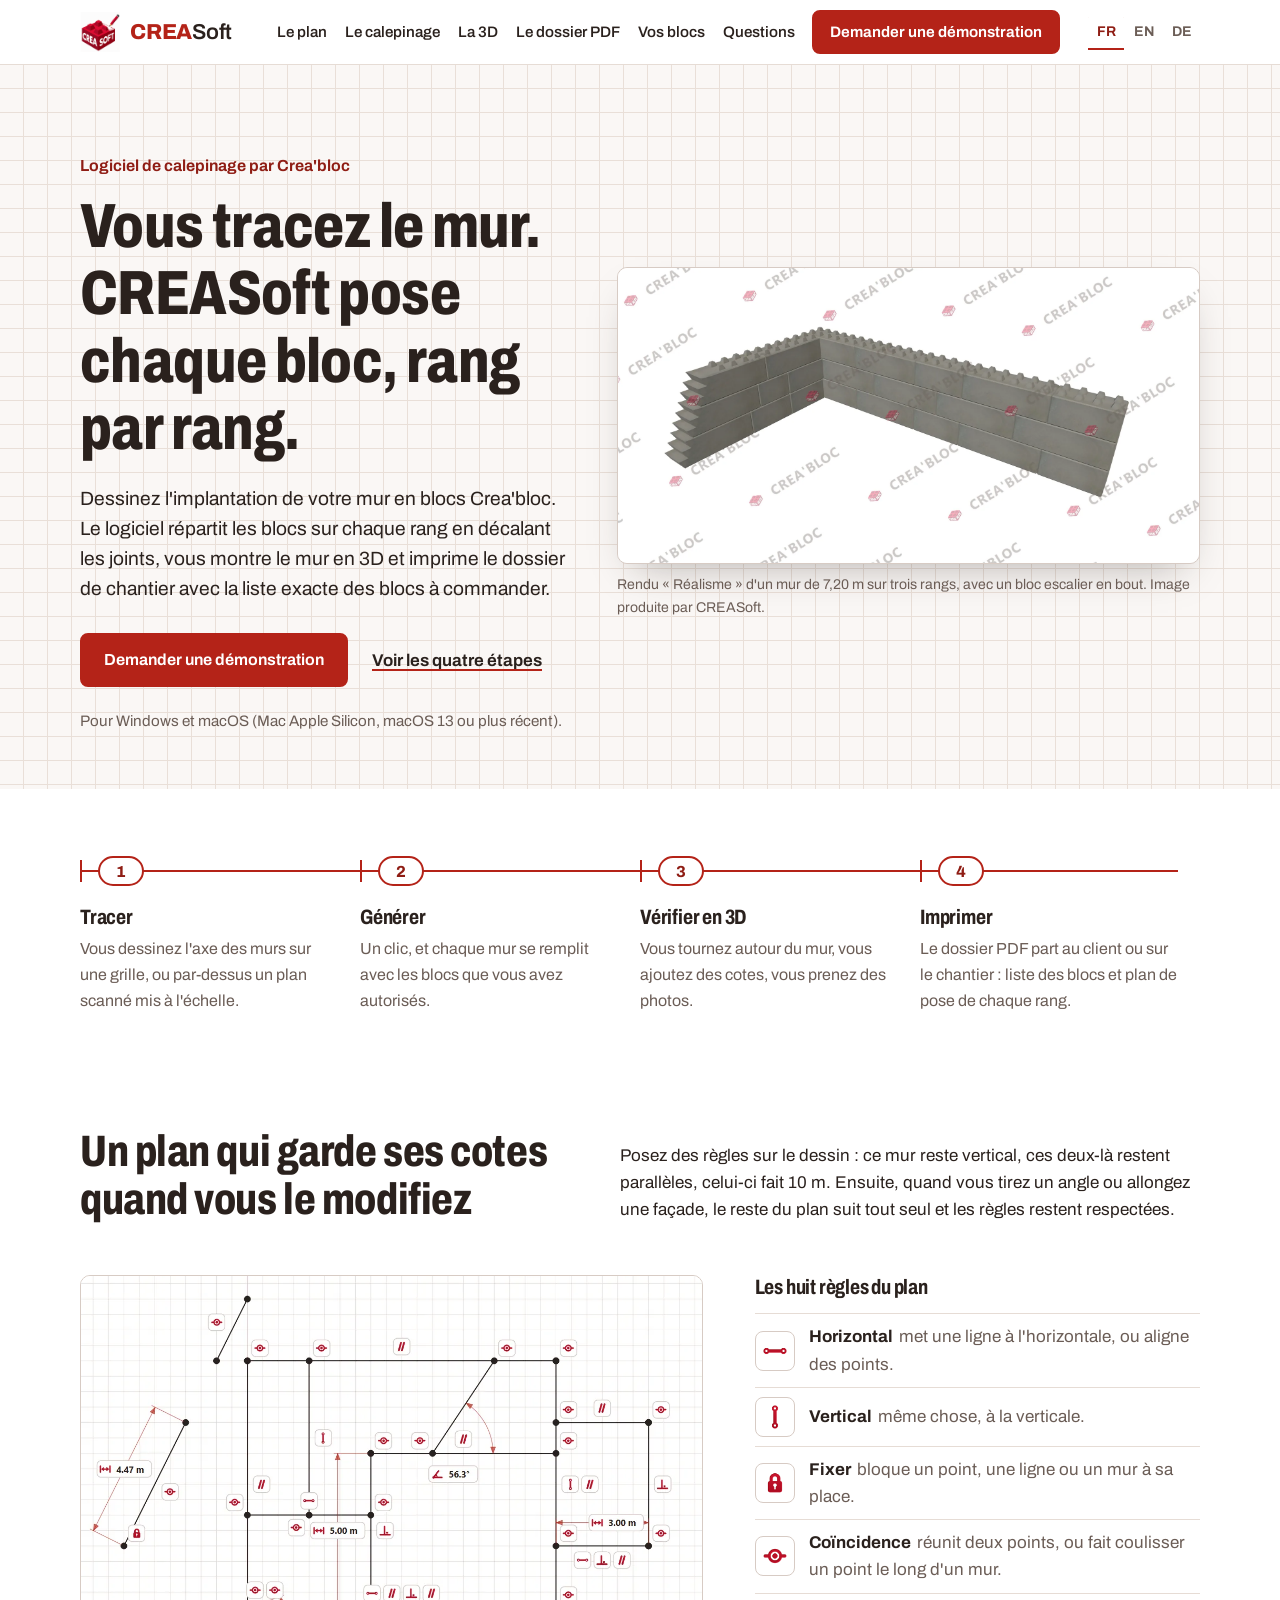
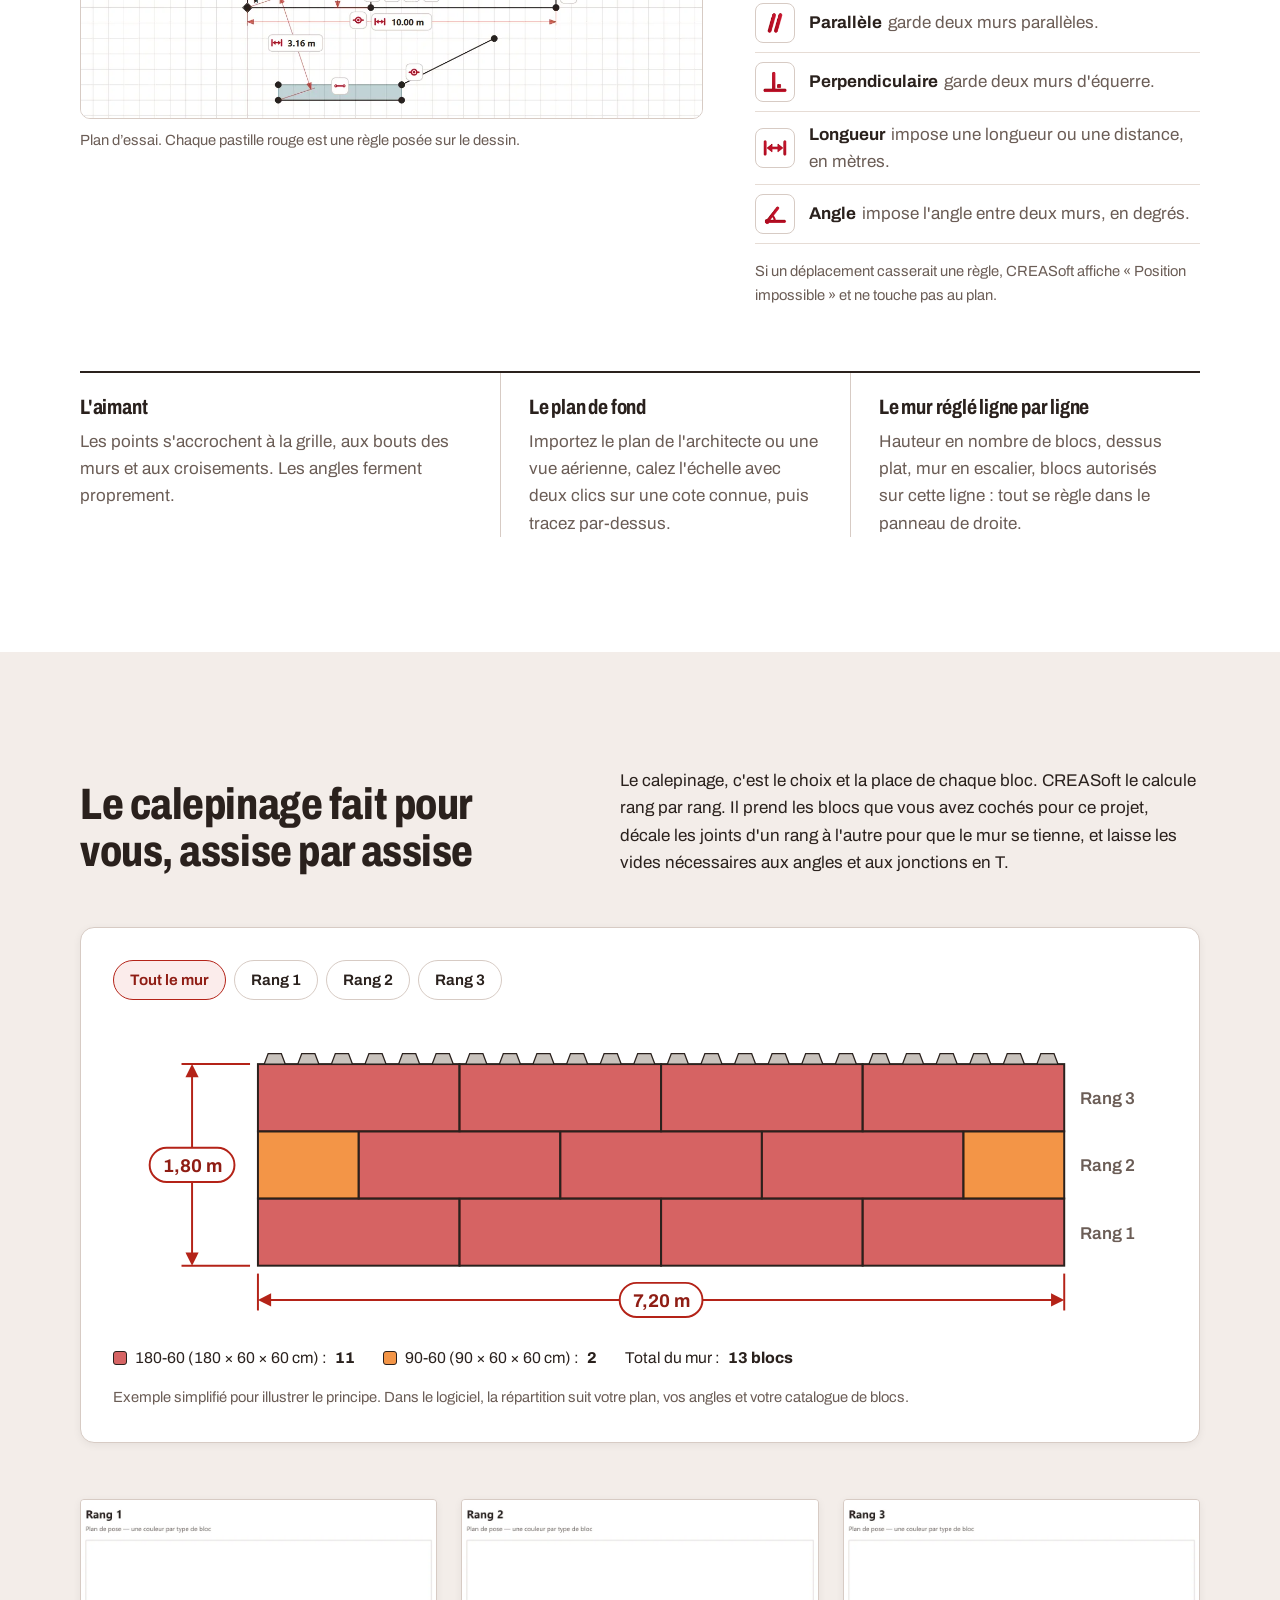
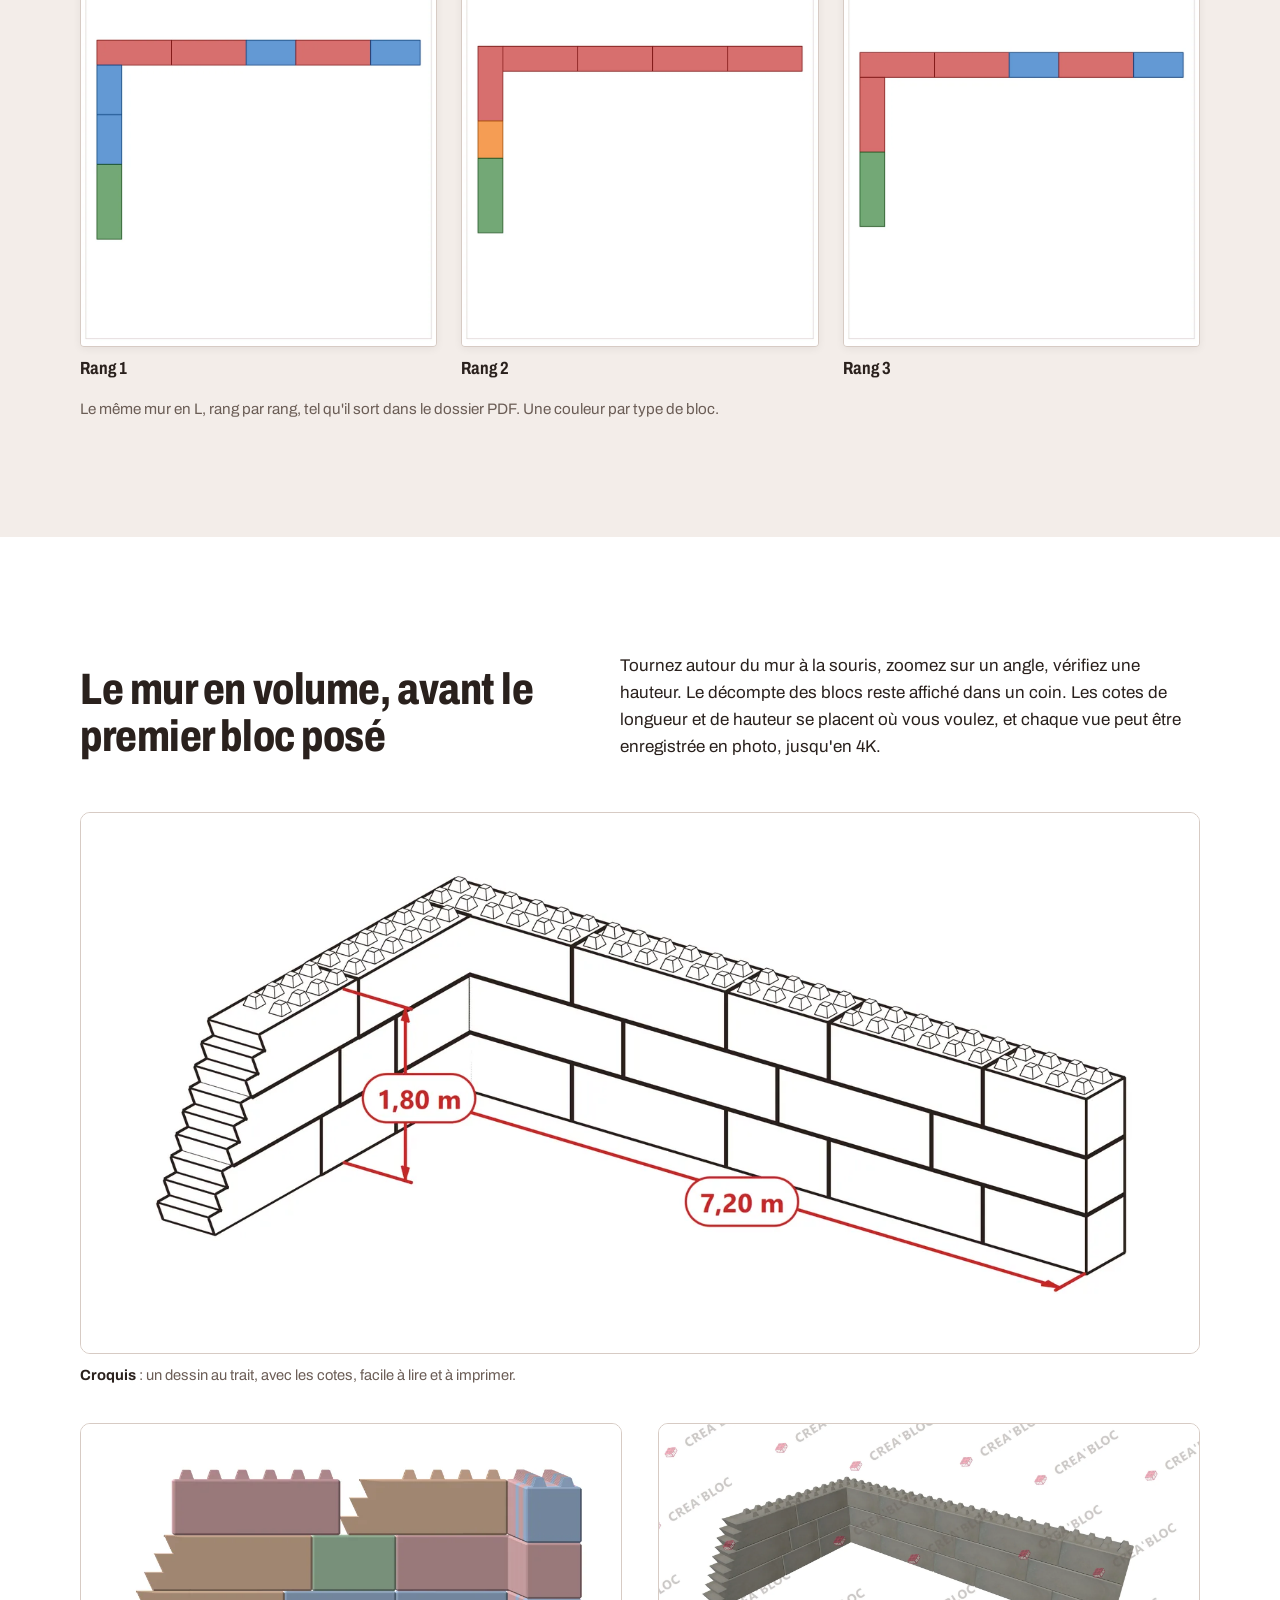
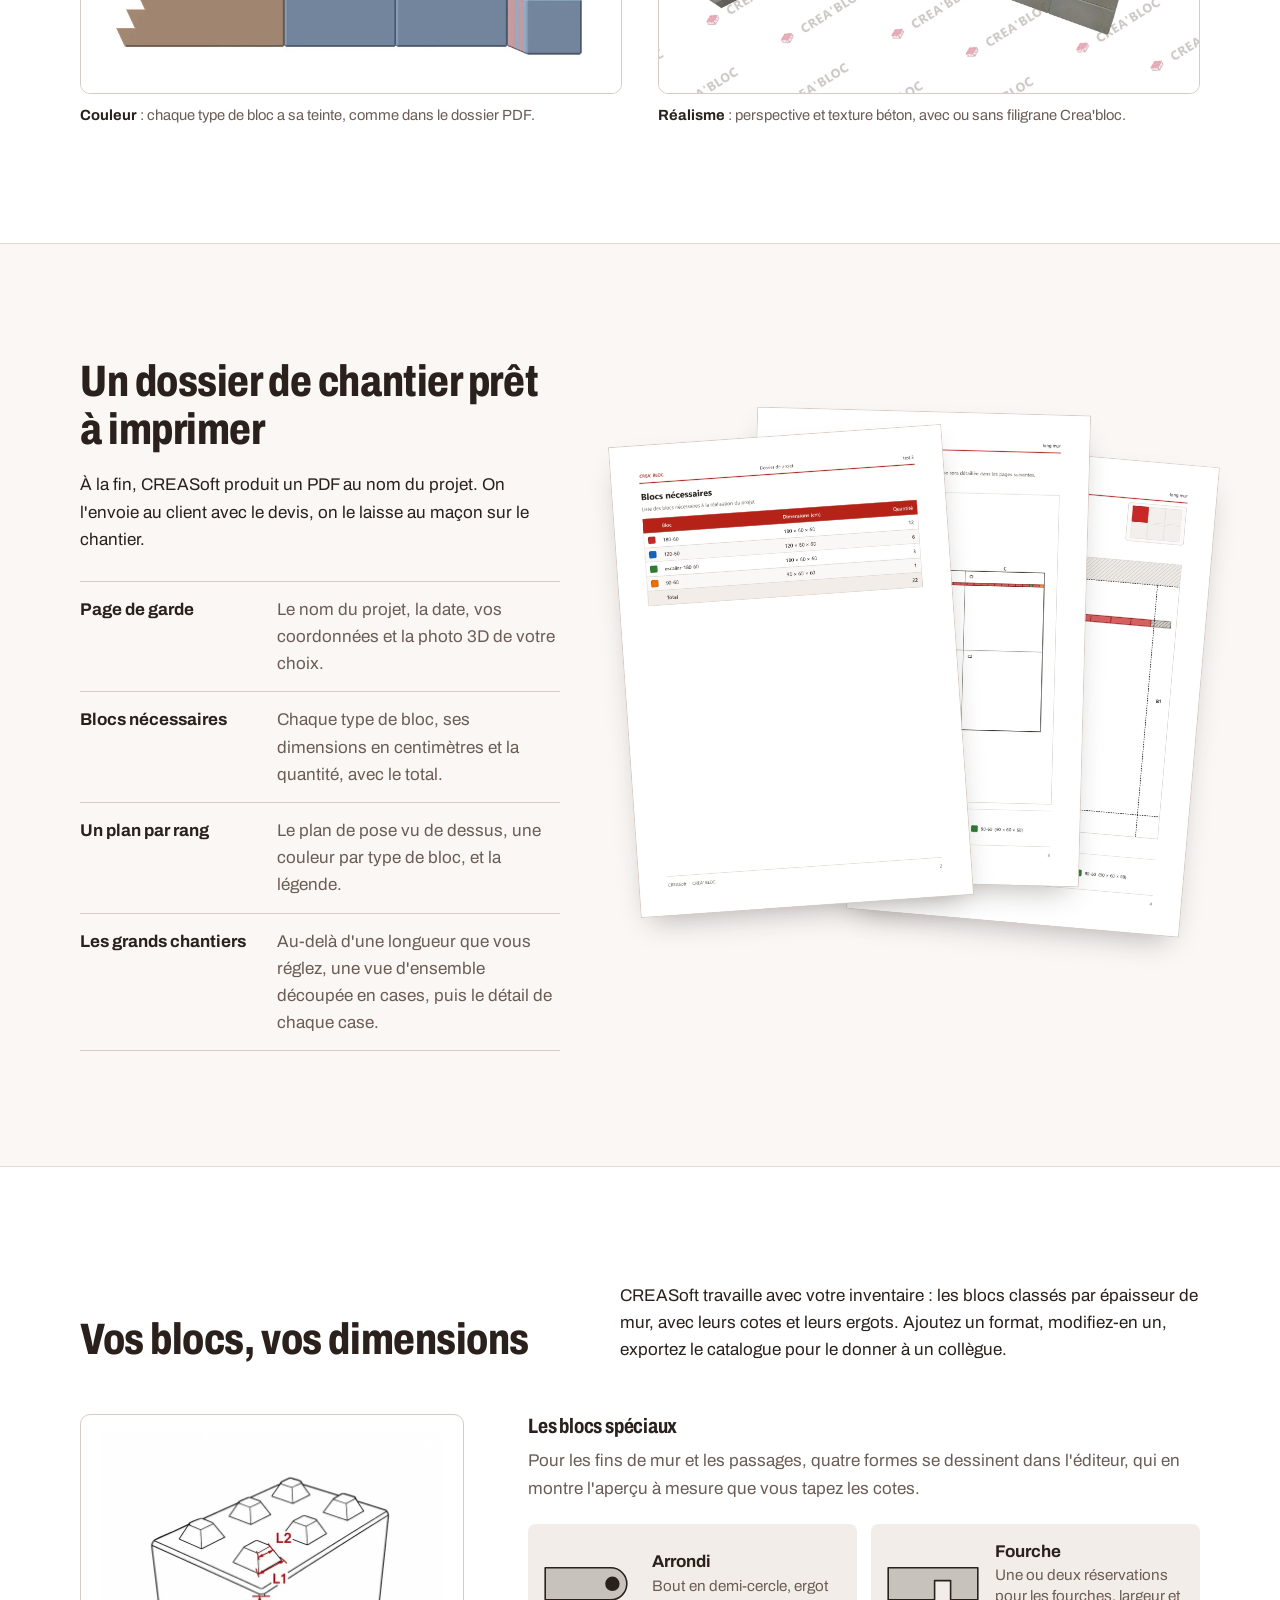
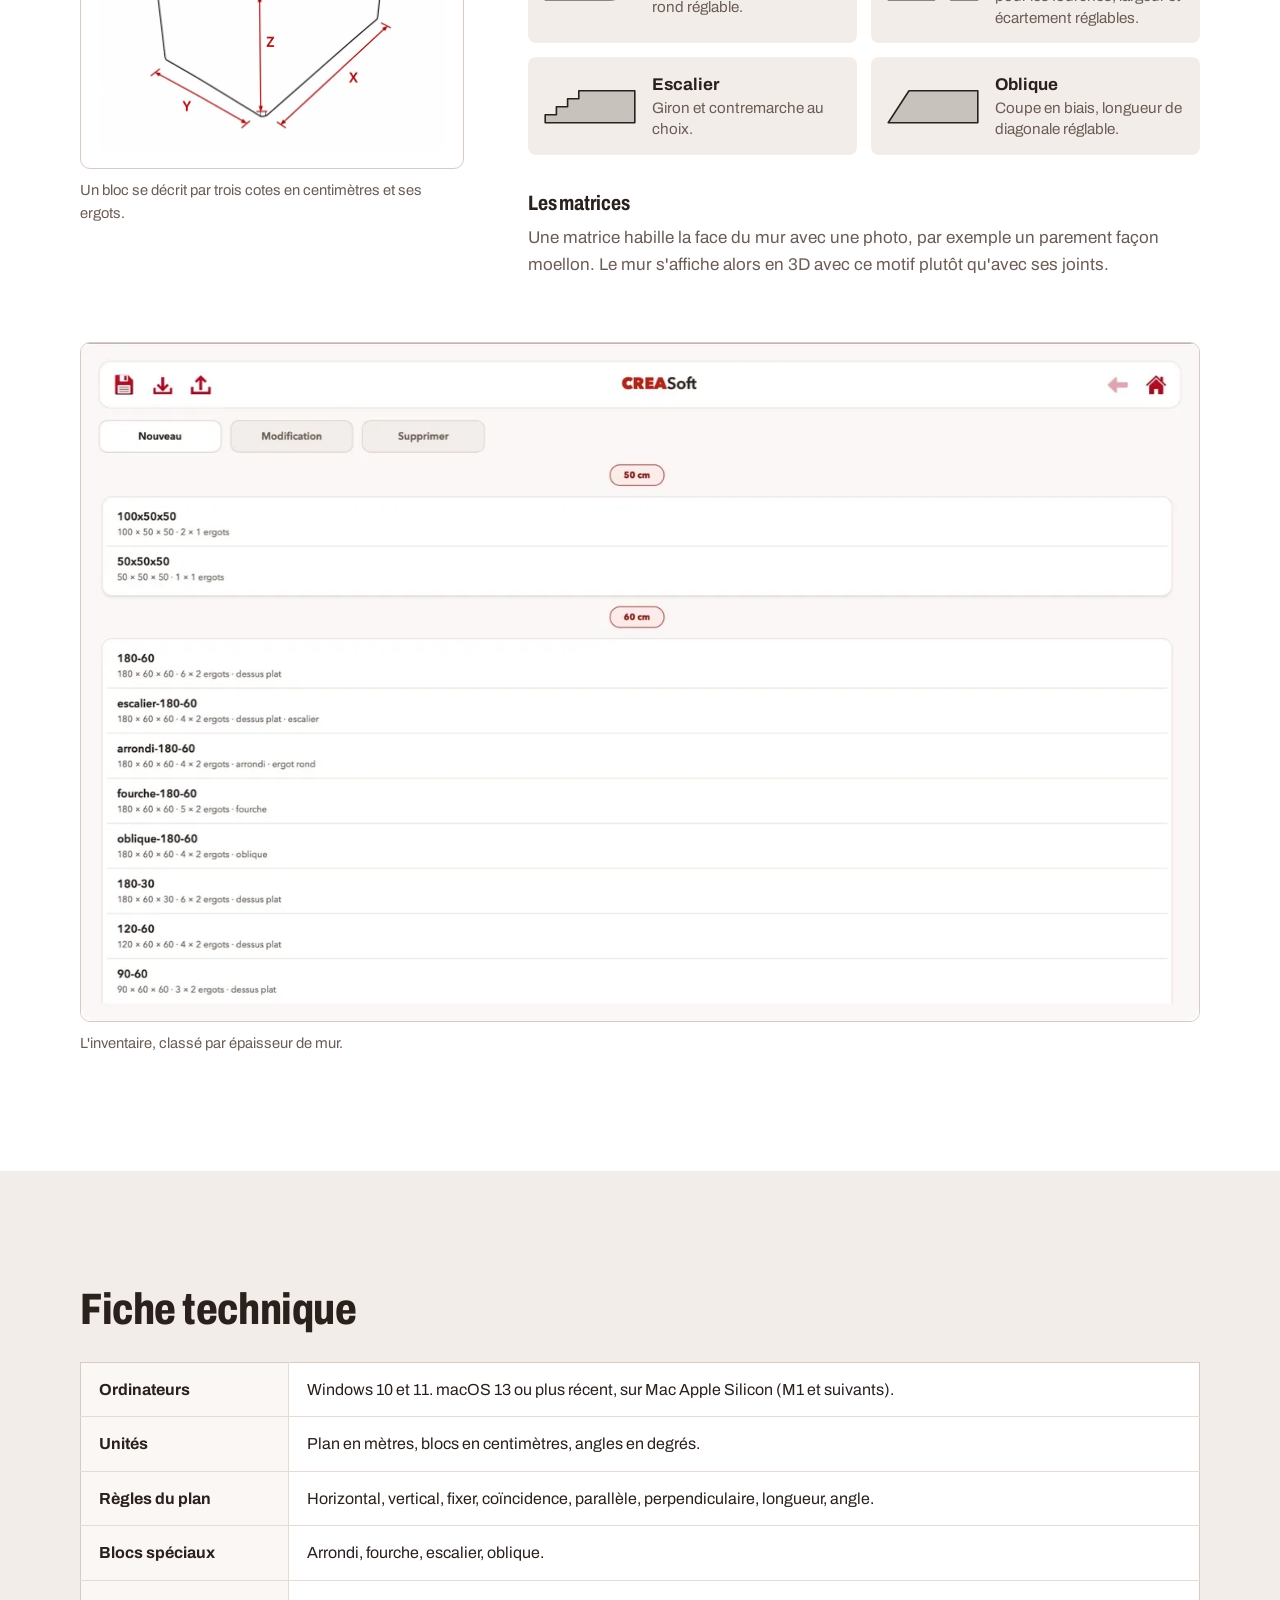
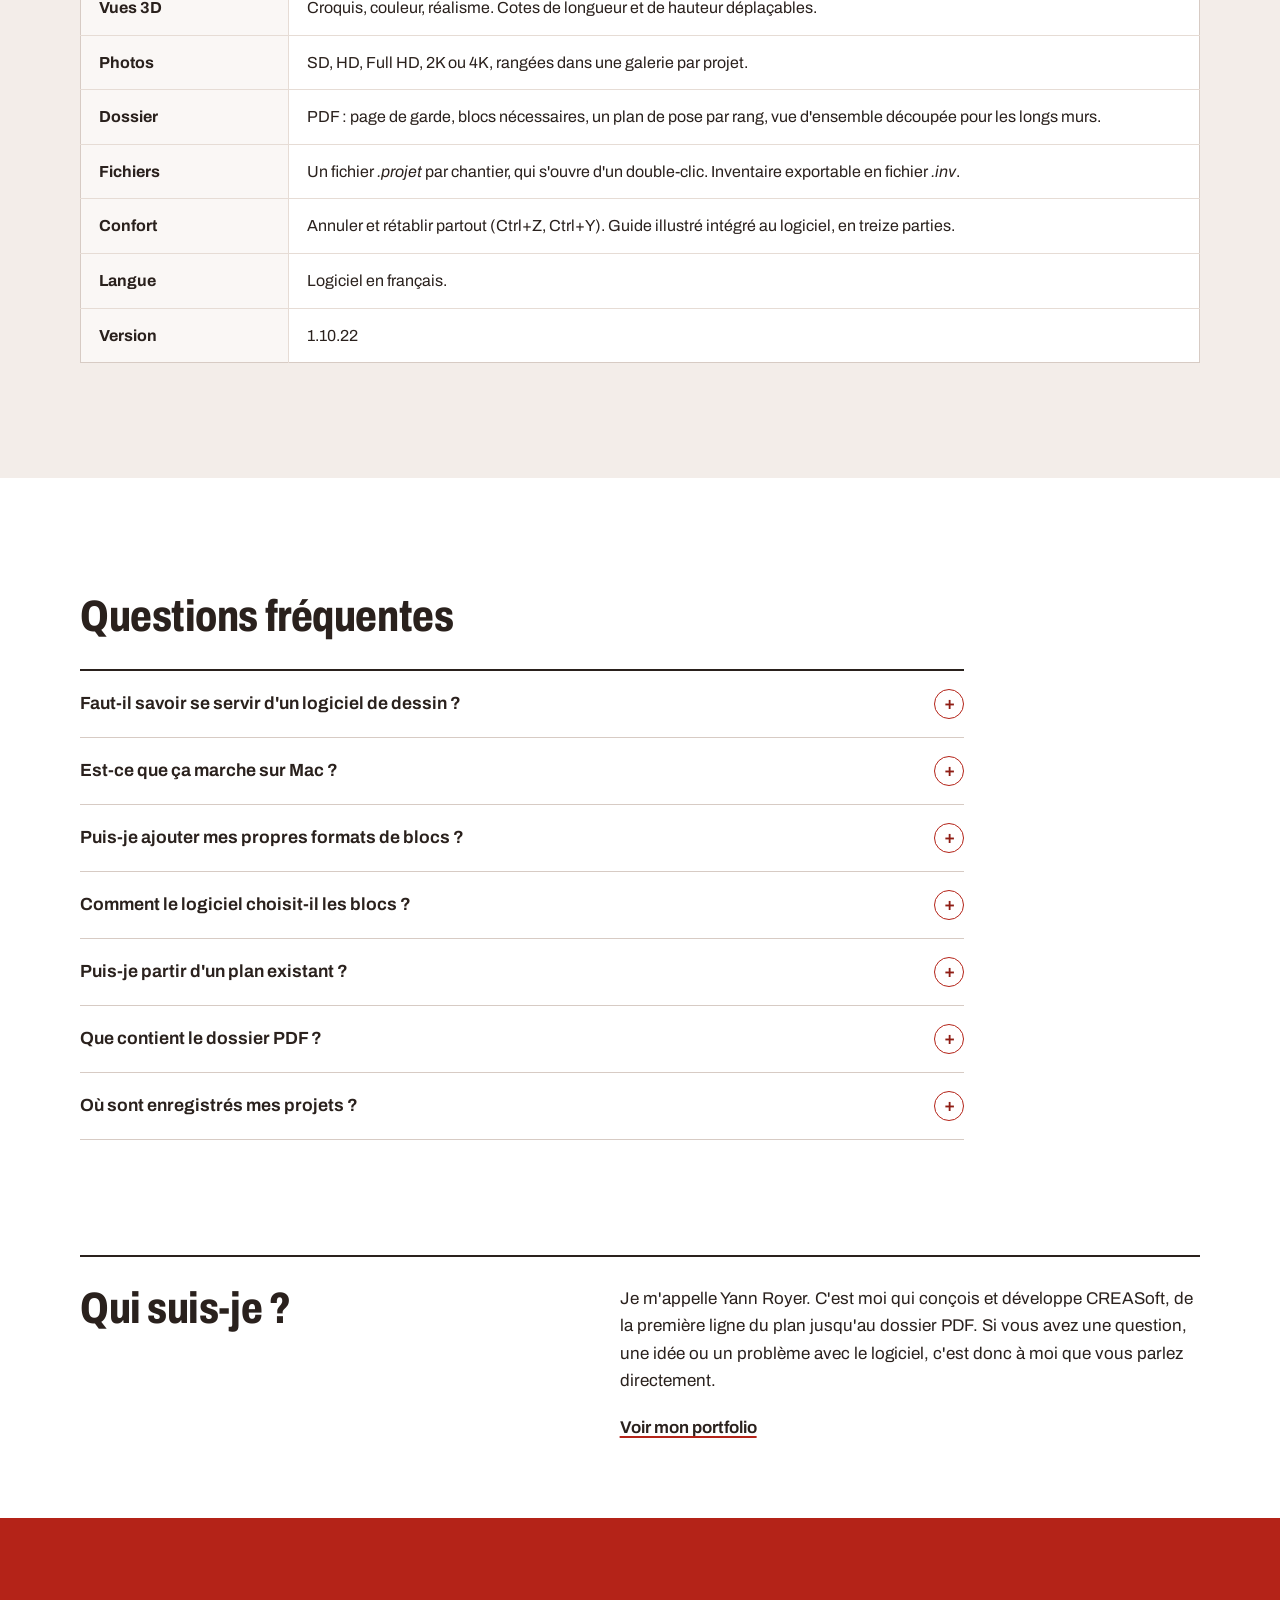
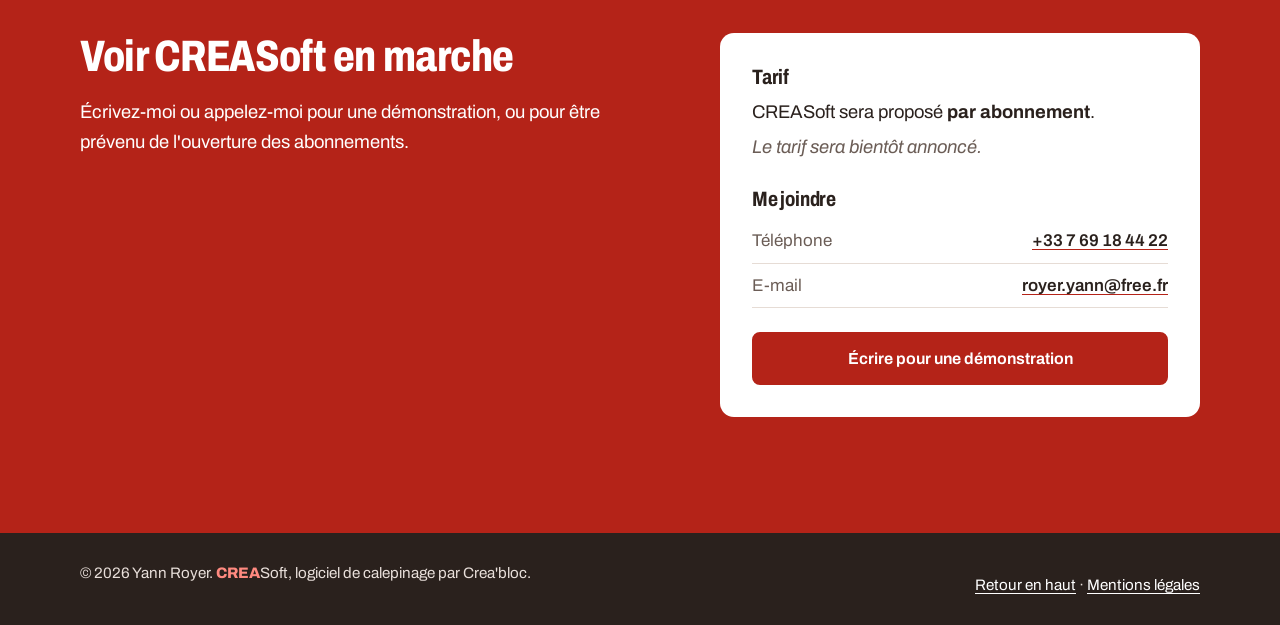
<file: index.html>
<!doctype html>
<html lang="fr">
<head>
<meta charset="utf-8">
<meta name="viewport" content="width=device-width, initial-scale=1">
<title>CREASoft, le logiciel de calepinage des murs Crea'bloc</title>
<meta name="description" content="CREASoft dessine votre mur en blocs Crea'bloc : plan coté, répartition des blocs rang par rang, vue 3D et dossier PDF avec la liste des blocs à commander. Windows et macOS.">
<link rel="icon" type="image/png" href="img/favicon.png">
<link rel="preconnect" href="https://fonts.googleapis.com">
<link rel="preconnect" href="https://fonts.gstatic.com" crossorigin>
<link href="https://fonts.googleapis.com/css2?family=Archivo:wdth,wght@62..125,400..800&display=swap" rel="stylesheet">
<link rel="alternate" hreflang="fr" href="https://creasoft.royer.contact/">
<link rel="alternate" hreflang="en" href="https://creasoft.royer.contact/en/">
<link rel="alternate" hreflang="de" href="https://creasoft.royer.contact/de/">
<link rel="stylesheet" href="style.css">
</head>
<body>

<a class="sauter" href="#contenu">Aller au contenu</a>

<header class="entete">
  <div class="entete-int">
    <a class="marque" href="#haut" aria-label="CREASoft, retour en haut">
      <img src="img/logo-creasoft.png" alt="" width="40" height="40">
      <span><b>CREA</b>Soft</span>
    </a>
    <button class="menu-bouton" type="button" aria-expanded="false" aria-controls="menu">Menu</button>
    <nav id="menu" class="menu" aria-label="Navigation principale">
      <a href="#plan">Le plan</a>
      <a href="#calepinage">Le calepinage</a>
      <a href="#trois-d">La 3D</a>
      <a href="#dossier">Le dossier PDF</a>
      <a href="#catalogue">Vos blocs</a>
      <a href="#questions">Questions</a>
      <a class="bouton bouton-petit" href="#contact">Demander une démonstration</a>
    </nav>
    <nav class="langues" aria-label="Langue du site">
      <a href="index.html" lang="fr" hreflang="fr" aria-current="page" title="Français">FR</a>
      <a href="en/index.html" lang="en" hreflang="en" title="English">EN</a>
      <a href="de/index.html" lang="de" hreflang="de" title="Deutsch">DE</a>
    </nav>
  </div>
</header>

<main id="contenu">

<!-- ============ OUVERTURE ============ -->
<section class="ouverture" id="haut">
  <div class="ouverture-texte">
    <p class="surtitre">Logiciel de calepinage par Crea'bloc</p>
    <h1>Vous tracez le mur.<br>CREASoft pose chaque bloc, rang par rang.</h1>
    <p class="chapo">Dessinez l'implantation de votre mur en blocs Crea'bloc. Le logiciel répartit les blocs sur chaque rang en décalant les joints, vous montre le mur en 3D et imprime le dossier de chantier avec la liste exacte des blocs à commander.</p>
    <div class="actions">
      <a class="bouton" href="#contact">Demander une démonstration</a>
      <a class="lien-fort" href="#etapes">Voir les quatre étapes</a>
    </div>
    <p class="systemes">Pour Windows et macOS (Mac Apple Silicon, macOS 13 ou plus récent).</p>
  </div>
  <figure class="ouverture-image">
    <img src="img/vue-realisme.webp" width="1800" height="914"
         alt="Rendu réaliste d'un mur en L en blocs béton Crea'bloc, trois rangs, terminé par un escalier, avec les ergots visibles sur le dessus.">
    <figcaption>Rendu « Réalisme » d'un mur de 7,20 m sur trois rangs, avec un bloc escalier en bout. Image produite par CREASoft.</figcaption>
  </figure>
</section>

<!-- ============ ÉTAPES ============ -->
<section class="etapes" id="etapes" aria-labelledby="etapes-titre">
  <h2 id="etapes-titre" class="visuellement-cache">Les quatre étapes</h2>
  <ol class="chaine">
    <li>
      <span class="chaine-cote">1</span>
      <h3>Tracer</h3>
      <p>Vous dessinez l'axe des murs sur une grille, ou par-dessus un plan scanné mis à l'échelle.</p>
    </li>
    <li>
      <span class="chaine-cote">2</span>
      <h3>Générer</h3>
      <p>Un clic, et chaque mur se remplit avec les blocs que vous avez autorisés.</p>
    </li>
    <li>
      <span class="chaine-cote">3</span>
      <h3>Vérifier en 3D</h3>
      <p>Vous tournez autour du mur, vous ajoutez des cotes, vous prenez des photos.</p>
    </li>
    <li>
      <span class="chaine-cote">4</span>
      <h3>Imprimer</h3>
      <p>Le dossier PDF part au client ou sur le chantier : liste des blocs et plan de pose de chaque rang.</p>
    </li>
  </ol>
</section>

<!-- ============ PLAN ============ -->
<section class="bloc-section" id="plan" aria-labelledby="plan-titre">
  <div class="section-tete">
    <h2 id="plan-titre">Un plan qui garde ses cotes quand vous le modifiez</h2>
    <p>Posez des règles sur le dessin : ce mur reste vertical, ces deux-là restent parallèles, celui-ci fait 10 m. Ensuite, quand vous tirez un angle ou allongez une façade, le reste du plan suit tout seul et les règles restent respectées.</p>
  </div>

  <div class="plan-grille">
    <figure class="cadre cadre-papier">
      <img src="img/plan-contraintes.webp" width="1180" height="840" loading="lazy"
           alt="Plan d'une maison dans CREASoft : murs en traits noirs sur grille, pastilles rouges des règles (parallèle, perpendiculaire, angle de 56,3 degrés), longueurs de 10,00 m, 5,00 m, 3,00 m, 4,47 m et 3,16 m.">
      <figcaption>Plan d’essai. Chaque pastille rouge est une règle posée sur le dessin.</figcaption>
    </figure>

    <div class="contraintes">
      <h3>Les huit règles du plan</h3>
      <ul class="liste-contraintes">
        <li><img src="img/icones/horizontal.png" alt="" width="36" height="36"><div><b>Horizontal</b><span>met une ligne à l'horizontale, ou aligne des points.</span></div></li>
        <li><img src="img/icones/vertical.png" alt="" width="36" height="36"><div><b>Vertical</b><span>même chose, à la verticale.</span></div></li>
        <li><img src="img/icones/fixer.png" alt="" width="36" height="36"><div><b>Fixer</b><span>bloque un point, une ligne ou un mur à sa place.</span></div></li>
        <li><img src="img/icones/coincidence.png" alt="" width="36" height="36"><div><b>Coïncidence</b><span>réunit deux points, ou fait coulisser un point le long d'un mur.</span></div></li>
        <li><img src="img/icones/parallele.png" alt="" width="36" height="36"><div><b>Parallèle</b><span>garde deux murs parallèles.</span></div></li>
        <li><img src="img/icones/perpendiculaire.png" alt="" width="36" height="36"><div><b>Perpendiculaire</b><span>garde deux murs d'équerre.</span></div></li>
        <li><img src="img/icones/longueur.png" alt="" width="36" height="36"><div><b>Longueur</b><span>impose une longueur ou une distance, en mètres.</span></div></li>
        <li><img src="img/icones/angle.png" alt="" width="36" height="36"><div><b>Angle</b><span>impose l'angle entre deux murs, en degrés.</span></div></li>
      </ul>
      <p class="note">Si un déplacement casserait une règle, CREASoft affiche « Position impossible » et ne touche pas au plan.</p>
    </div>
  </div>

  <div class="atouts">
    <div>
      <h3>L'aimant</h3>
      <p>Les points s'accrochent à la grille, aux bouts des murs et aux croisements. Les angles ferment proprement.</p>
    </div>
    <div>
      <h3>Le plan de fond</h3>
      <p>Importez le plan de l'architecte ou une vue aérienne, calez l'échelle avec deux clics sur une cote connue, puis tracez par-dessus.</p>
    </div>
    <div>
      <h3>Le mur réglé ligne par ligne</h3>
      <p>Hauteur en nombre de blocs, dessus plat, mur en escalier, blocs autorisés sur cette ligne : tout se règle dans le panneau de droite.</p>
    </div>
  </div>
</section>

<!-- ============ CALEPINAGE ============ -->
<section class="bloc-section section-beton" id="calepinage" aria-labelledby="calepinage-titre">
  <div class="section-tete">
    <h2 id="calepinage-titre">Le calepinage fait pour vous, assise par assise</h2>
    <p>Le calepinage, c'est le choix et la place de chaque bloc. CREASoft le calcule rang par rang. Il prend les blocs que vous avez cochés pour ce projet, décale les joints d'un rang à l'autre pour que le mur se tienne, et laisse les vides nécessaires aux angles et aux jonctions en T.</p>
  </div>

  <div class="elevation" data-elevation>
    <div class="elevation-barre" role="group" aria-label="Choisir le rang à afficher">
      <button type="button" class="puce" aria-pressed="true" data-rang="tous">Tout le mur</button>
      <button type="button" class="puce" aria-pressed="false" data-rang="1">Rang 1</button>
      <button type="button" class="puce" aria-pressed="false" data-rang="2">Rang 2</button>
      <button type="button" class="puce" aria-pressed="false" data-rang="3">Rang 3</button>
    </div>
    <div class="elevation-dessin">
      <svg viewBox="0 44 800 236" role="img" aria-labelledby="elev-titre elev-desc" data-svg>
        <title id="elev-titre">Élévation d'un mur droit de 7,20 m sur trois rangs</title>
        <desc id="elev-desc">Rangs 1 et 3 : quatre blocs de 180 cm. Rang 2 : un demi-bloc de 90 cm à chaque bout et trois blocs de 180 cm, pour décaler les joints.</desc>
      </svg>
    </div>
    <div class="elevation-legende" aria-live="polite" data-legende></div>
    <p class="note">Exemple simplifié pour illustrer le principe. Dans le logiciel, la répartition suit votre plan, vos angles et votre catalogue de blocs.</p>
  </div>

  <div class="rangs">
    <figure>
      <img src="img/pdf-rang1.webp" width="914" height="1148" loading="lazy" alt="Page « Rang 1 » du dossier PDF : plan de pose vu de dessus, un mur en L, blocs colorés par type.">
      <figcaption>Rang 1</figcaption>
    </figure>
    <figure>
      <img src="img/pdf-rang2.webp" width="914" height="1148" loading="lazy" alt="Page « Rang 2 » du dossier PDF : les blocs sont décalés par rapport au rang 1.">
      <figcaption>Rang 2</figcaption>
    </figure>
    <figure>
      <img src="img/pdf-rang3.webp" width="914" height="1148" loading="lazy" alt="Page « Rang 3 » du dossier PDF : le rang du dessus, de nouveau décalé.">
      <figcaption>Rang 3</figcaption>
    </figure>
  </div>
  <p class="legende-rangs">Le même mur en L, rang par rang, tel qu'il sort dans le dossier PDF. Une couleur par type de bloc.</p>
</section>

<!-- ============ 3D ============ -->
<section class="bloc-section" id="trois-d" aria-labelledby="troisd-titre">
  <div class="section-tete">
    <h2 id="troisd-titre">Le mur en volume, avant le premier bloc posé</h2>
    <p>Tournez autour du mur à la souris, zoomez sur un angle, vérifiez une hauteur. Le décompte des blocs reste affiché dans un coin. Les cotes de longueur et de hauteur se placent où vous voulez, et chaque vue peut être enregistrée en photo, jusqu'en 4K.</p>
  </div>

  <div class="vues">
    <figure class="vue vue-grande">
      <img src="img/vue-croquis.webp" width="1600" height="773" loading="lazy" alt="Vue croquis en noir et blanc du mur en L, avec cotes rouges de 1,80 m de hauteur et 7,20 m de longueur.">
      <figcaption><b>Croquis</b> : un dessin au trait, avec les cotes, facile à lire et à imprimer.</figcaption>
    </figure>
    <figure class="vue">
      <img src="img/vue-couleur.webp" width="1000" height="470" loading="lazy" alt="Vue en couleur du même mur : chaque type de bloc a sa teinte.">
      <figcaption><b>Couleur</b> : chaque type de bloc a sa teinte, comme dans le dossier PDF.</figcaption>
    </figure>
    <figure class="vue">
      <img src="img/vue-realisme.webp" width="1800" height="914" loading="lazy" alt="Vue réaliste du même mur, texture béton et filigrane Crea'bloc.">
      <figcaption><b>Réalisme</b> : perspective et texture béton, avec ou sans filigrane Crea'bloc.</figcaption>
    </figure>
  </div>
</section>

<!-- ============ DOSSIER PDF ============ -->
<section class="bloc-section section-papier" id="dossier" aria-labelledby="dossier-titre">
  <div class="dossier">
    <div class="dossier-texte">
      <h2 id="dossier-titre">Un dossier de chantier prêt à imprimer</h2>
      <p>À la fin, CREASoft produit un PDF au nom du projet. On l'envoie au client avec le devis, on le laisse au maçon sur le chantier.</p>
      <dl class="sommaire-pdf">
        <div><dt>Page de garde</dt><dd>Le nom du projet, la date, vos coordonnées et la photo 3D de votre choix.</dd></div>
        <div><dt>Blocs nécessaires</dt><dd>Chaque type de bloc, ses dimensions en centimètres et la quantité, avec le total.</dd></div>
        <div><dt>Un plan par rang</dt><dd>Le plan de pose vu de dessus, une couleur par type de bloc, et la légende.</dd></div>
        <div><dt>Les grands chantiers</dt><dd>Au-delà d'une longueur que vous réglez, une vue d'ensemble découpée en cases, puis le détail de chaque case.</dd></div>
      </dl>
    </div>
    <div class="feuilles">
      <img class="feuille f1" src="img/pdf-quantitatif.webp" width="1075" height="1521" loading="lazy" alt="Page « Blocs nécessaires » du dossier : tableau avec 180-60 (12), 120-60 (6), escalier-180-60 (3), 90-60 (1), total 22.">
      <img class="feuille f2" src="img/pdf-vue-ensemble.webp" width="1075" height="1521" loading="lazy" alt="Page « Vue d'ensemble » d'un long mur, quadrillée en 3 sur 2 cases.">
      <img class="feuille f3" src="img/pdf-case.webp" width="1075" height="1521" loading="lazy" alt="Page « Couche 1, case A1 » : le détail d'une case du long mur.">
    </div>
  </div>
</section>

<!-- ============ CATALOGUE ============ -->
<section class="bloc-section" id="catalogue" aria-labelledby="catalogue-titre">
  <div class="section-tete">
    <h2 id="catalogue-titre">Vos blocs, vos dimensions</h2>
    <p>CREASoft travaille avec votre inventaire : les blocs classés par épaisseur de mur, avec leurs cotes et leurs ergots. Ajoutez un format, modifiez-en un, exportez le catalogue pour le donner à un collègue.</p>
  </div>

  <div class="catalogue">
    <figure class="cadre cadre-schema">
      <img src="img/schema-bloc.webp" width="700" height="640" loading="lazy" alt="Schéma d'un bloc à ergots avec ses cotes : longueur X, section Y, hauteur Z, largeurs d'ergot L1 et L2.">
      <figcaption>Un bloc se décrit par trois cotes en centimètres et ses ergots.</figcaption>
    </figure>

    <div class="speciaux">
      <h3>Les blocs spéciaux</h3>
      <p>Pour les fins de mur et les passages, quatre formes se dessinent dans l'éditeur, qui en montre l'aperçu à mesure que vous tapez les cotes.</p>
      <ul class="formes">
        <li>
          <svg viewBox="0 0 120 50" aria-hidden="true"><path d="M4 6h82a20 20 0 0 1 0 40H4z"/><circle cx="88" cy="26" r="9" class="ergot"/></svg>
          <b>Arrondi</b><span>Bout en demi-cercle, ergot rond réglable.</span>
        </li>
        <li>
          <svg viewBox="0 0 120 50" aria-hidden="true"><path d="M4 6h112v40H82V22H62v24H4z"/></svg>
          <b>Fourche</b><span>Une ou deux réservations pour les fourches, largeur et écartement réglables.</span>
        </li>
        <li>
          <svg viewBox="0 0 120 50" aria-hidden="true"><path d="M4 46V36h14V26h14V16h14V6h70v40z"/></svg>
          <b>Escalier</b><span>Giron et contremarche au choix.</span>
        </li>
        <li>
          <svg viewBox="0 0 120 50" aria-hidden="true"><path d="M30 6h86v40H4z"/></svg>
          <b>Oblique</b><span>Coupe en biais, longueur de diagonale réglable.</span>
        </li>
      </ul>
      <h3>Les matrices</h3>
      <p>Une matrice habille la face du mur avec une photo, par exemple un parement façon moellon. Le mur s'affiche alors en 3D avec ce motif plutôt qu'avec ses joints.</p>
    </div>
  </div>

  <figure class="cadre ecran">
    <img src="img/ecran-inventaire.webp" width="1383" height="839" loading="lazy" alt="Écran Inventaire de CREASoft : blocs groupés par section (50 cm, 60 cm), avec 180-60, escalier-180-60, arrondi-180-60, fourche-180-60, oblique-180-60, 120-60, 90-60.">
    <figcaption>L'inventaire, classé par épaisseur de mur.</figcaption>
  </figure>
</section>

<!-- ============ FICHE TECHNIQUE ============ -->
<section class="bloc-section section-beton" id="fiche" aria-labelledby="fiche-titre">
  <h2 id="fiche-titre">Fiche technique</h2>
  <table class="fiche">
    <tbody>
      <tr><th scope="row">Ordinateurs</th><td>Windows 10 et 11. macOS 13 ou plus récent, sur Mac Apple Silicon (M1 et suivants).</td></tr>
      <tr><th scope="row">Unités</th><td>Plan en mètres, blocs en centimètres, angles en degrés.</td></tr>
      <tr><th scope="row">Règles du plan</th><td>Horizontal, vertical, fixer, coïncidence, parallèle, perpendiculaire, longueur, angle.</td></tr>
      <tr><th scope="row">Blocs spéciaux</th><td>Arrondi, fourche, escalier, oblique.</td></tr>
      <tr><th scope="row">Vues 3D</th><td>Croquis, couleur, réalisme. Cotes de longueur et de hauteur déplaçables.</td></tr>
      <tr><th scope="row">Photos</th><td>SD, HD, Full HD, 2K ou 4K, rangées dans une galerie par projet.</td></tr>
      <tr><th scope="row">Dossier</th><td>PDF : page de garde, blocs nécessaires, un plan de pose par rang, vue d'ensemble découpée pour les longs murs.</td></tr>
      <tr><th scope="row">Fichiers</th><td>Un fichier <i>.projet</i> par chantier, qui s'ouvre d'un double-clic. Inventaire exportable en fichier <i>.inv</i>.</td></tr>
      <tr><th scope="row">Confort</th><td>Annuler et rétablir partout (Ctrl+Z, Ctrl+Y). Guide illustré intégré au logiciel, en treize parties.</td></tr>
      <tr><th scope="row">Langue</th><td>Logiciel en français.</td></tr>
      <tr><th scope="row">Version</th><td>1.10.22</td></tr>
    </tbody>
  </table>
</section>

<!-- ============ QUESTIONS ============ -->
<section class="bloc-section" id="questions" aria-labelledby="questions-titre">
  <h2 id="questions-titre">Questions fréquentes</h2>
  <div class="faq">
    <details>
      <summary>Faut-il savoir se servir d'un logiciel de dessin ?</summary>
      <p>Non. On trace un mur avec deux clics, l'aimant ferme les angles, et un guide illustré est intégré au logiciel, de l'ouverture d'un projet jusqu'à l'impression du dossier.</p>
    </details>
    <details>
      <summary>Est-ce que ça marche sur Mac ?</summary>
      <p>Oui, sur les Mac Apple Silicon (M1 et suivants) avec macOS 13 ou plus récent.</p>
    </details>
    <details>
      <summary>Puis-je ajouter mes propres formats de blocs ?</summary>
      <p>Oui. L'inventaire se modifie : vous entrez les trois cotes en centimètres et les ergots, ou vous créez un bloc spécial (arrondi, fourche, escalier, oblique). Les nouveaux blocs apparaissent ensuite dans les réglages de vos projets.</p>
    </details>
    <details>
      <summary>Comment le logiciel choisit-il les blocs ?</summary>
      <p>Pour chaque projet, vous choisissez l'épaisseur du mur et vous cochez les blocs autorisés. Vous pouvez même restreindre les blocs mur par mur. CREASoft ne pose que ceux-là, en décalant les joints d'un rang à l'autre.</p>
    </details>
    <details>
      <summary>Puis-je partir d'un plan existant ?</summary>
      <p>Oui. Importez une image du plan, indiquez une longueur connue pour mettre l'image à l'échelle, puis tracez les murs par-dessus.</p>
    </details>
    <details>
      <summary>Que contient le dossier PDF ?</summary>
      <p>Une page de garde avec la photo 3D choisie, la liste des blocs nécessaires avec leurs quantités, puis un plan de pose par rang. Pour un long mur, une vue d'ensemble découpée en cases et le détail de chaque case.</p>
    </details>
    <details>
      <summary>Où sont enregistrés mes projets ?</summary>
      <p>Sur votre ordinateur : chaque chantier est un fichier <i>.projet</i> qui contient le plan, les réglages et les photos. Les dossiers PDF et les photos vont dans un dossier <i>docs_CREASoft</i>, au nom de chaque projet.</p>
    </details>
  </div>
</section>

<!-- ============ QUI SUIS-JE ============ -->
<section class="bloc-section" id="auteur" aria-labelledby="auteur-titre">
  <div class="auteur">
    <h2 id="auteur-titre">Qui suis-je ?</h2>
    <div>
      <p>Je m'appelle Yann Royer. C'est moi qui conçois et développe CREASoft, de la première ligne du plan jusqu'au dossier PDF. Si vous avez une question, une idée ou un problème avec le logiciel, c'est donc à moi que vous parlez directement.</p>
      <p><a class="lien-fort" href="https://yann.royer.contact" rel="author">Voir mon portfolio</a></p>
    </div>
  </div>
</section>

<!-- ============ TARIF ET CONTACT ============ -->
<section class="bloc-section section-rouge" id="contact" aria-labelledby="contact-titre">
  <div class="contact">
    <div>
      <h2 id="contact-titre">Voir CREASoft en marche</h2>
      <p>Écrivez-moi ou appelez-moi pour une démonstration, ou pour être prévenu de l'ouverture des abonnements.</p>
    </div>
    <div class="contact-carte">
      <h3>Tarif</h3>
      <p>CREASoft sera proposé <b>par abonnement</b>.</p>
      <p class="bientot">Le tarif sera bientôt annoncé.</p>
      <h3>Me joindre</h3>
      <ul class="coordonnees">
        <li><span>Téléphone</span> <a href="tel:+33769184422">+33 7 69 18 44 22</a></li>
        <li><span>E-mail</span> <a href="mailto:royer.yann@free.fr">royer.yann@free.fr</a></li>
      </ul>
      <a class="bouton bouton-clair" href="mailto:royer.yann@free.fr?subject=D%C3%A9monstration%20CREASoft">Écrire pour une démonstration</a>
    </div>
  </div>
</section>

</main>

<footer class="pied">
  <div class="pied-int">
    <p>© 2026 Yann Royer. <b>CREA</b>Soft, logiciel de calepinage par Crea'bloc.</p>
    <p><a href="#haut">Retour en haut</a> · <a href="mentions-legales.html">Mentions légales</a></p>
  </div>
</footer>

<script src="site.js" defer></script>
</body>
</html>
</file>
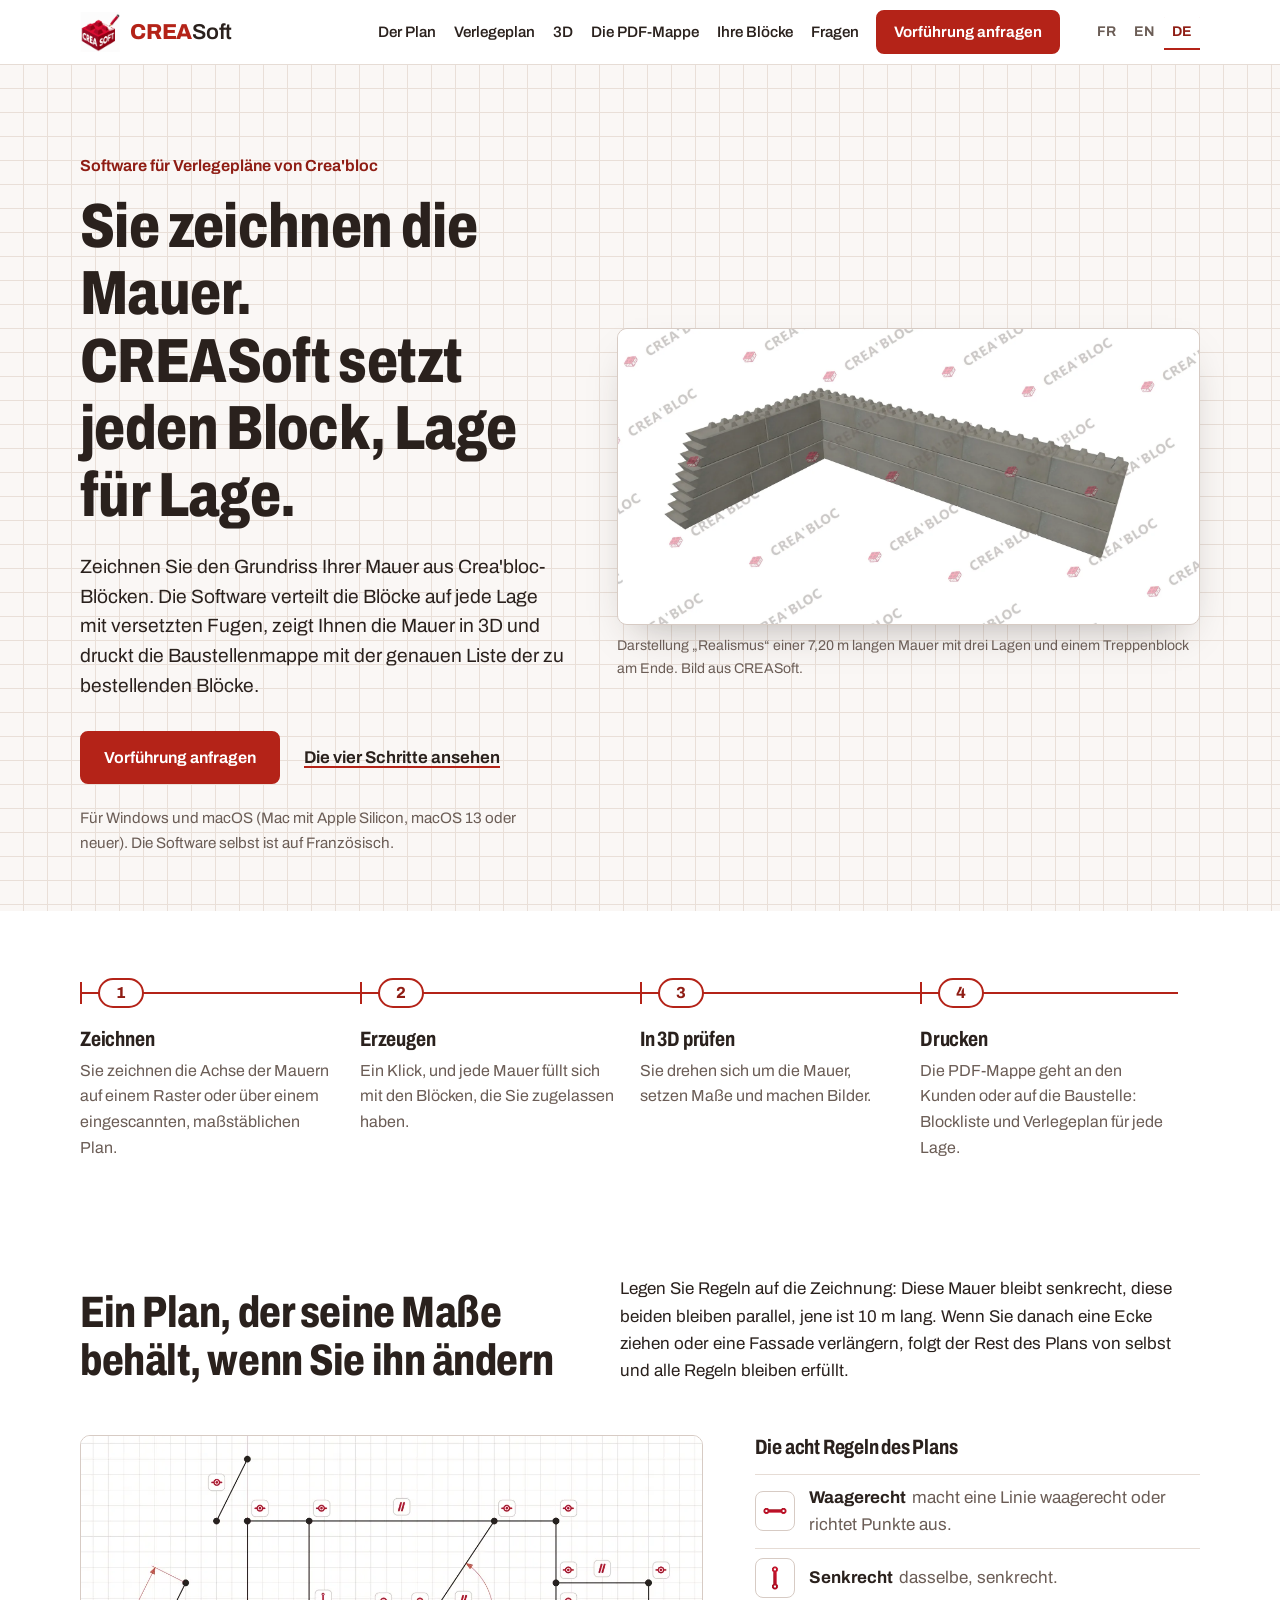
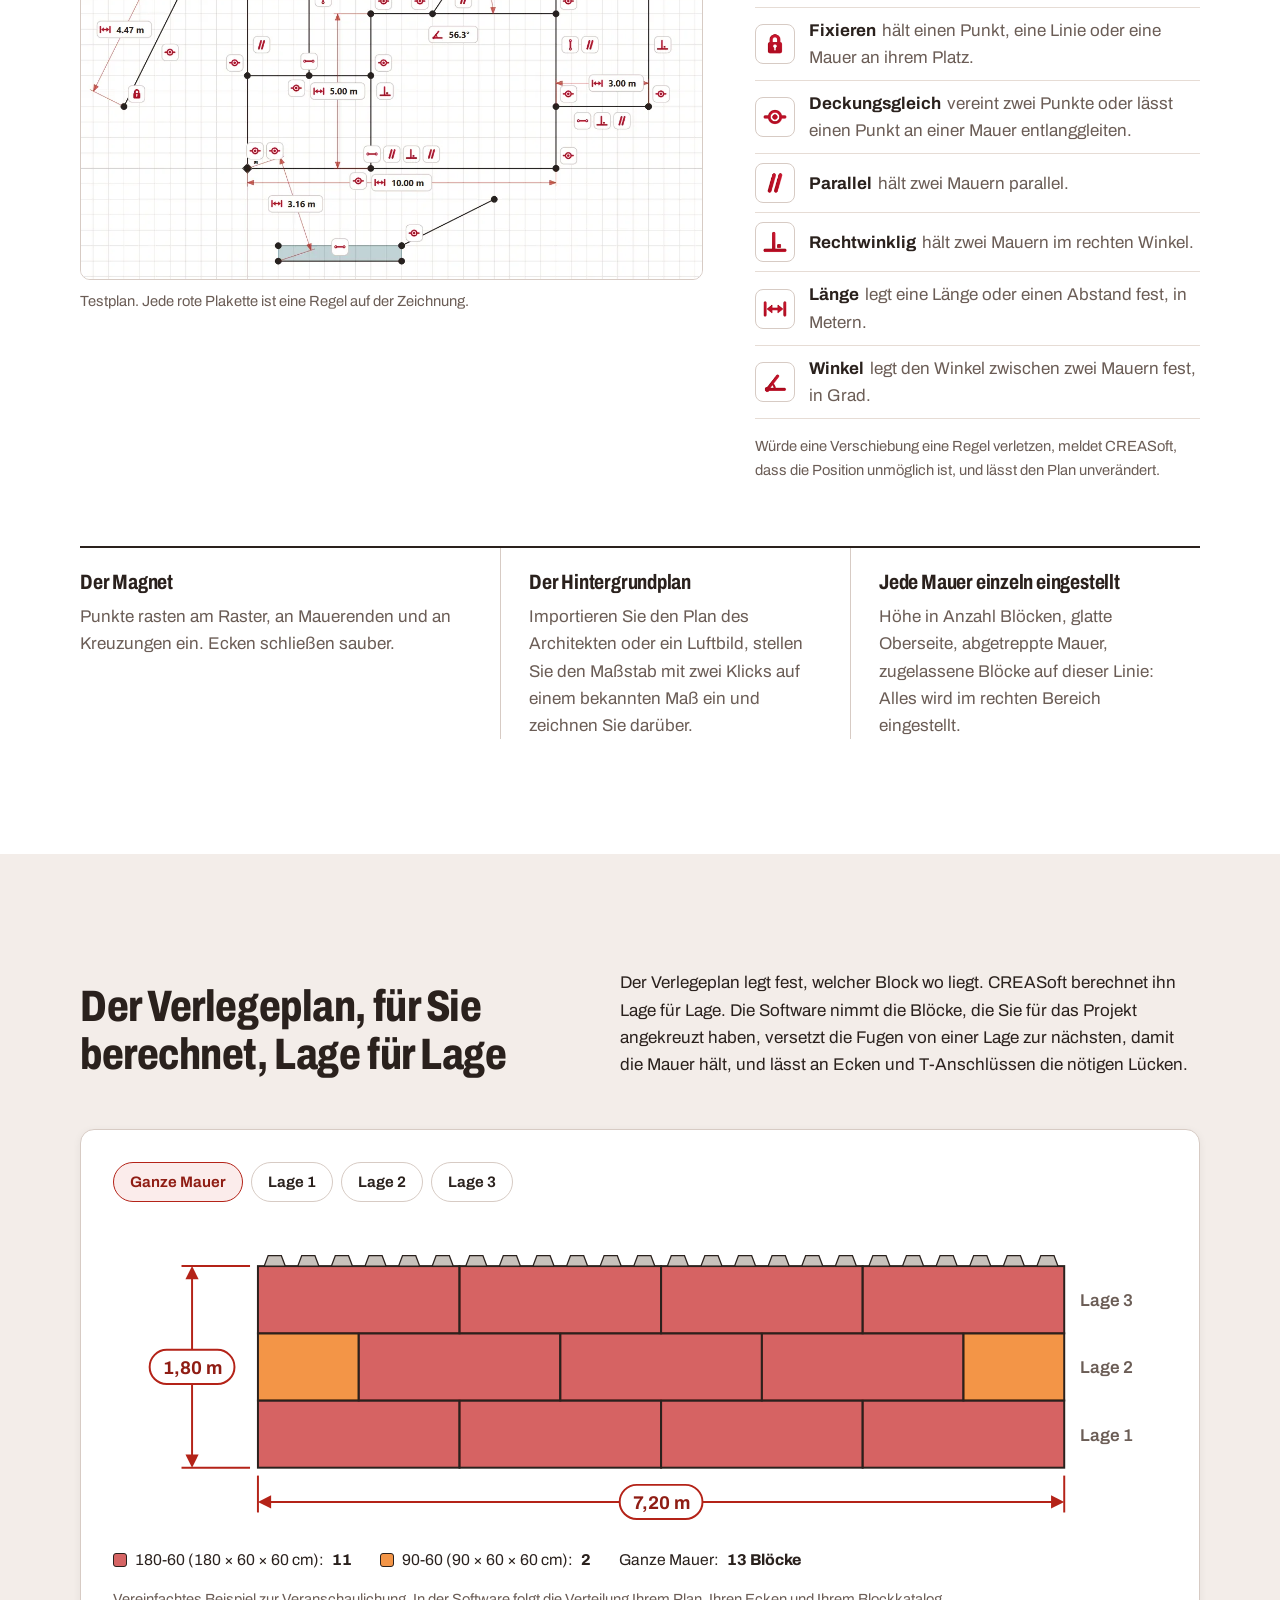
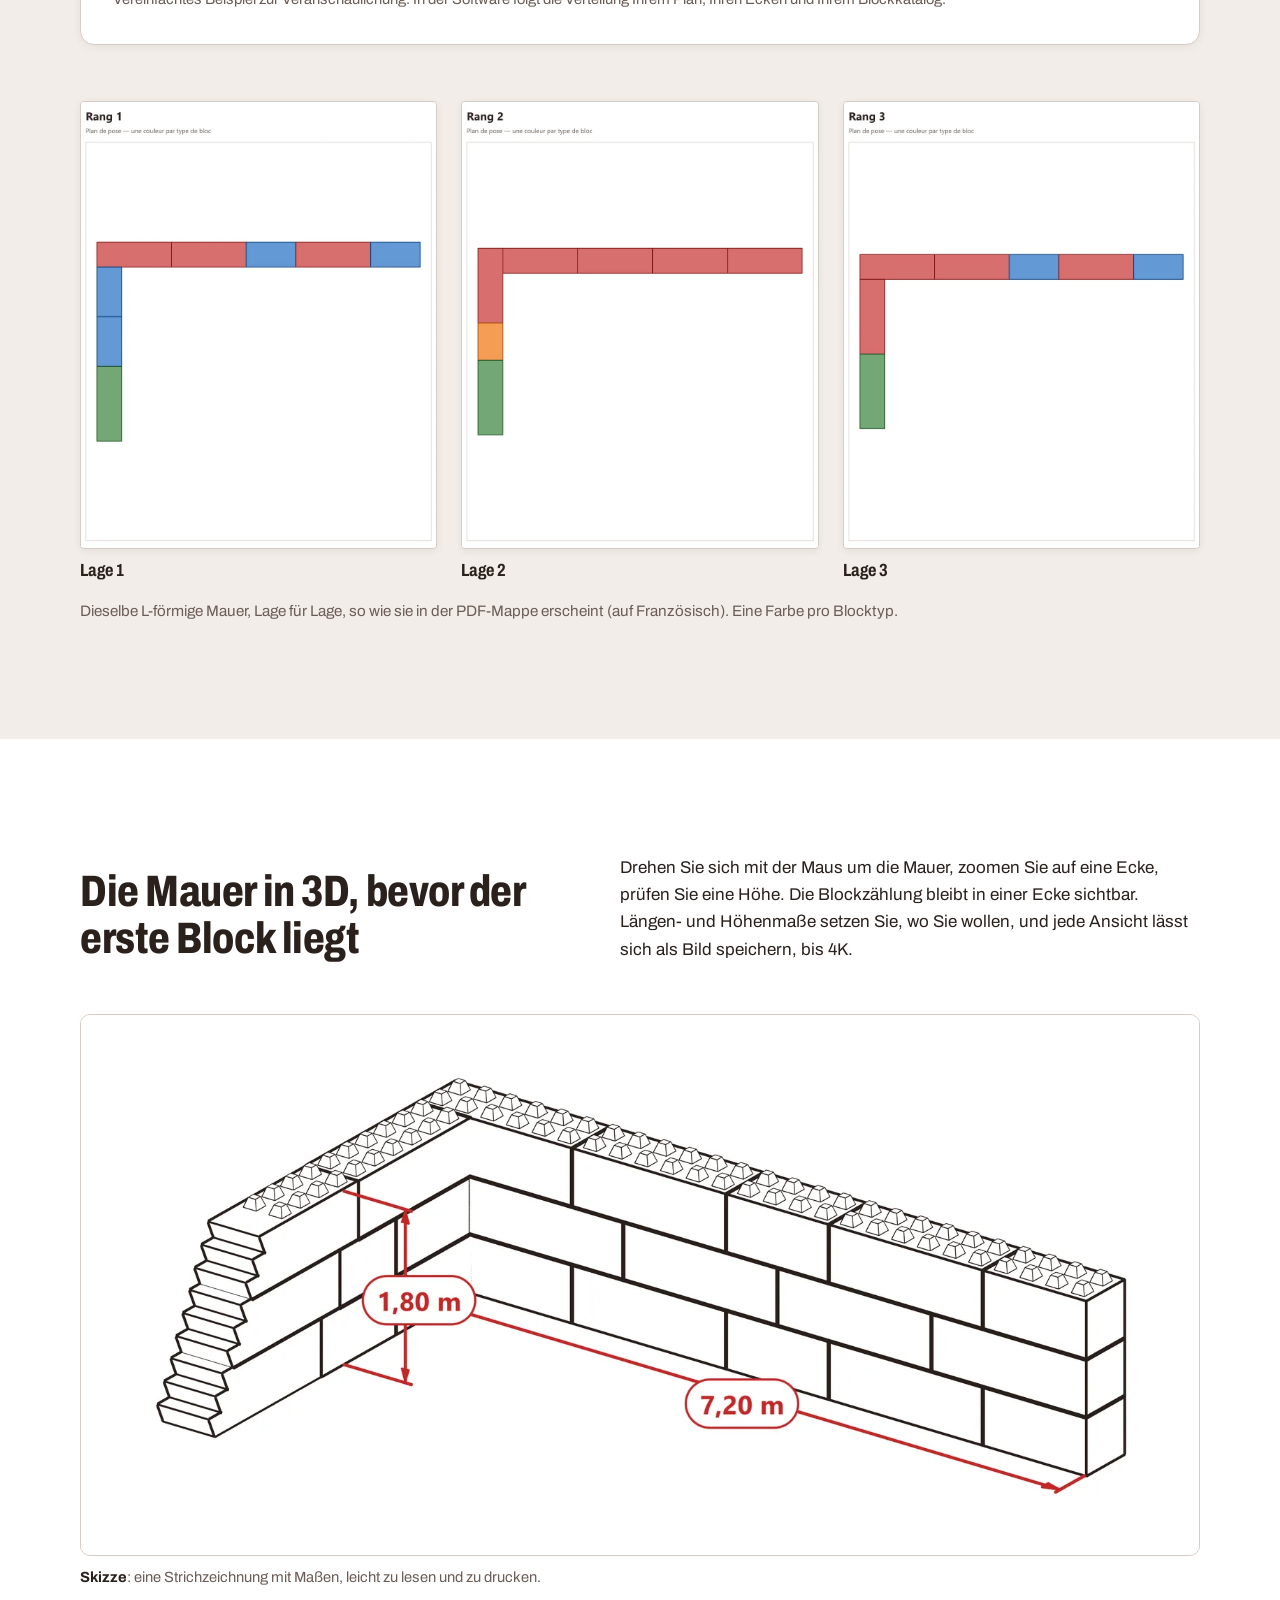
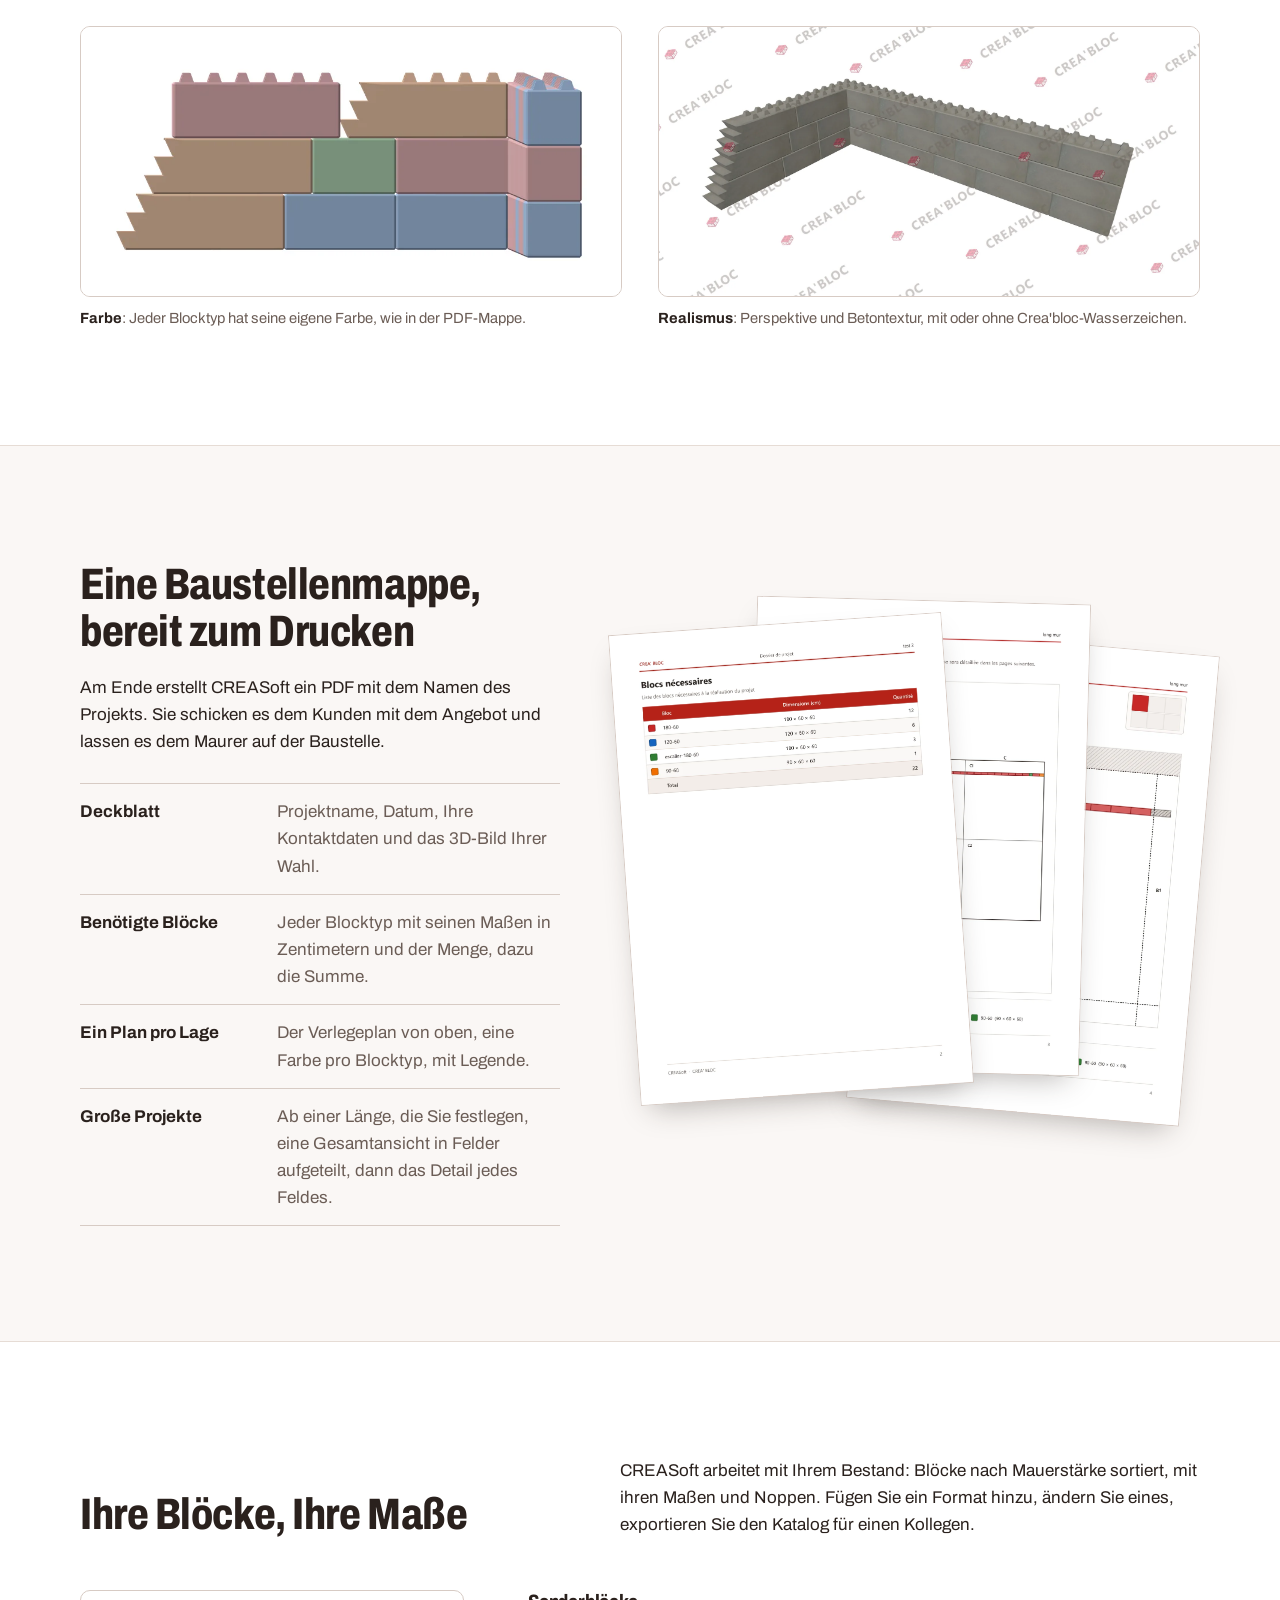
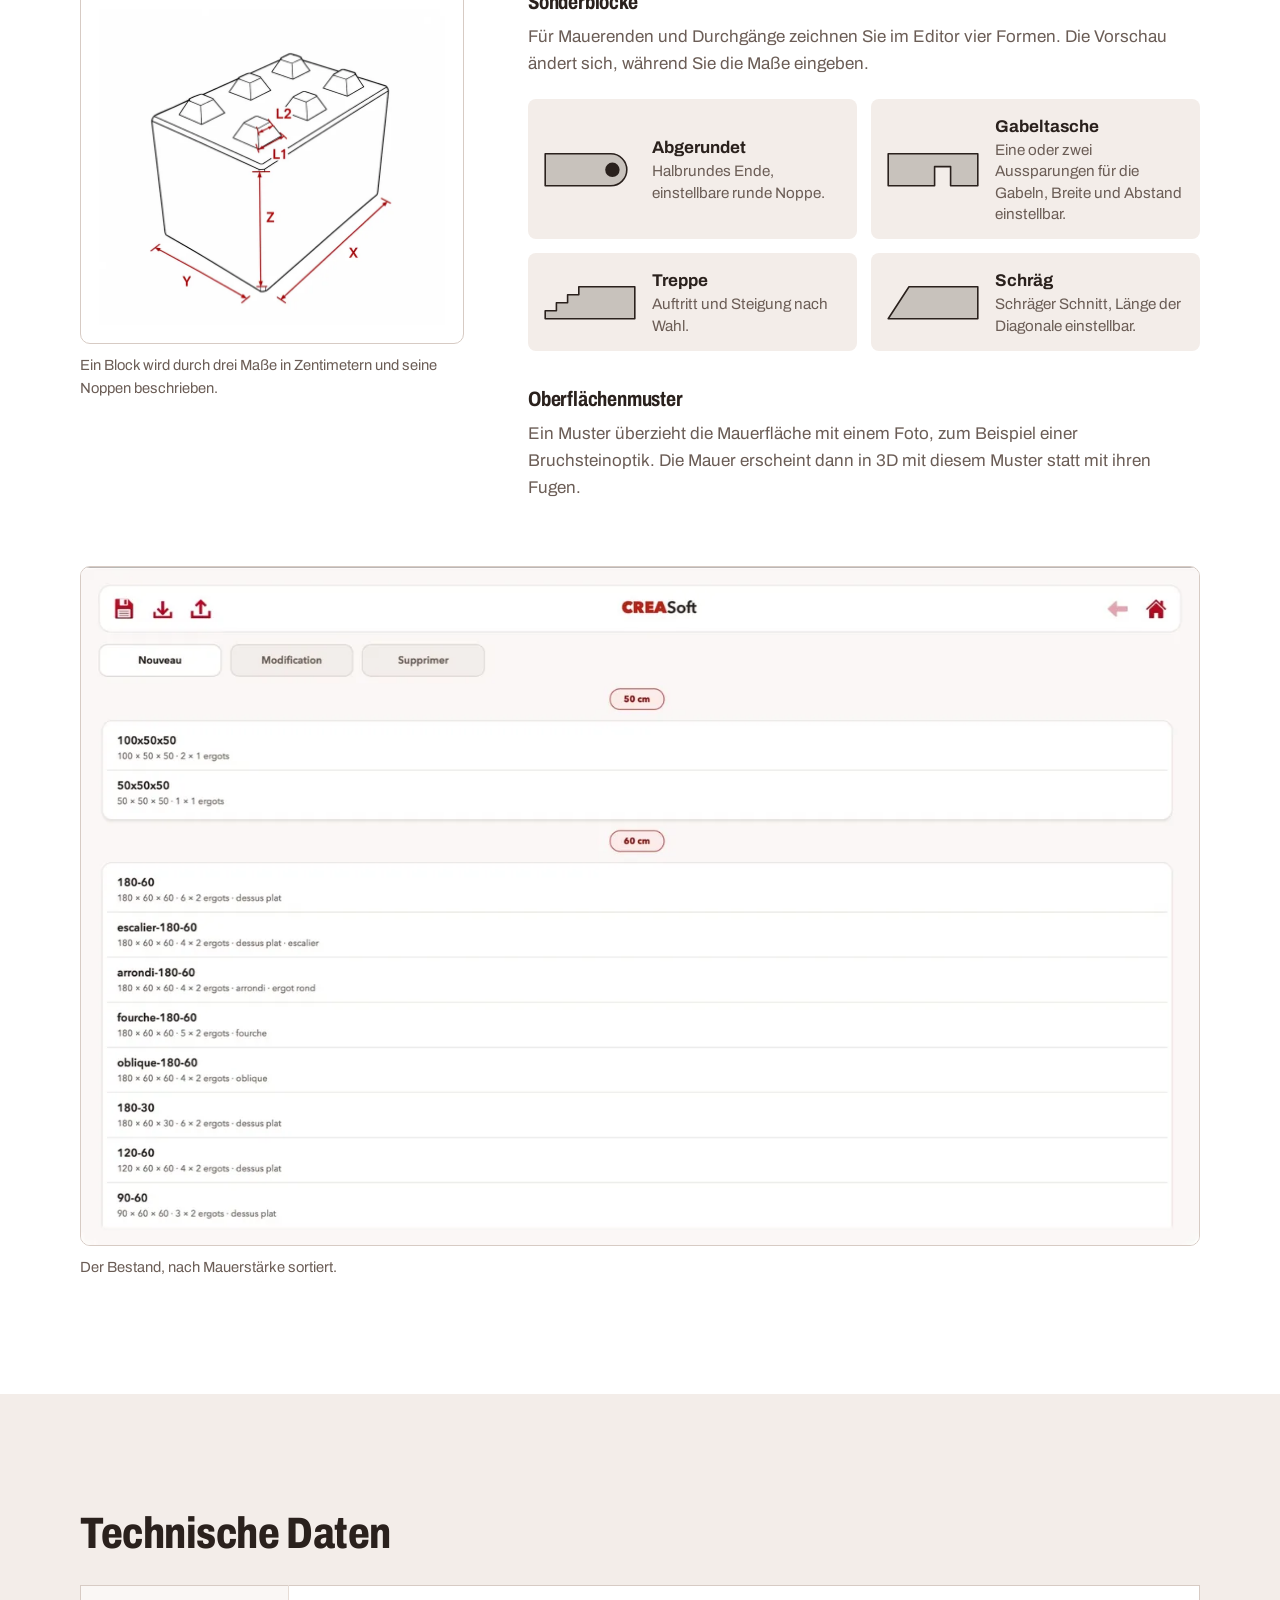
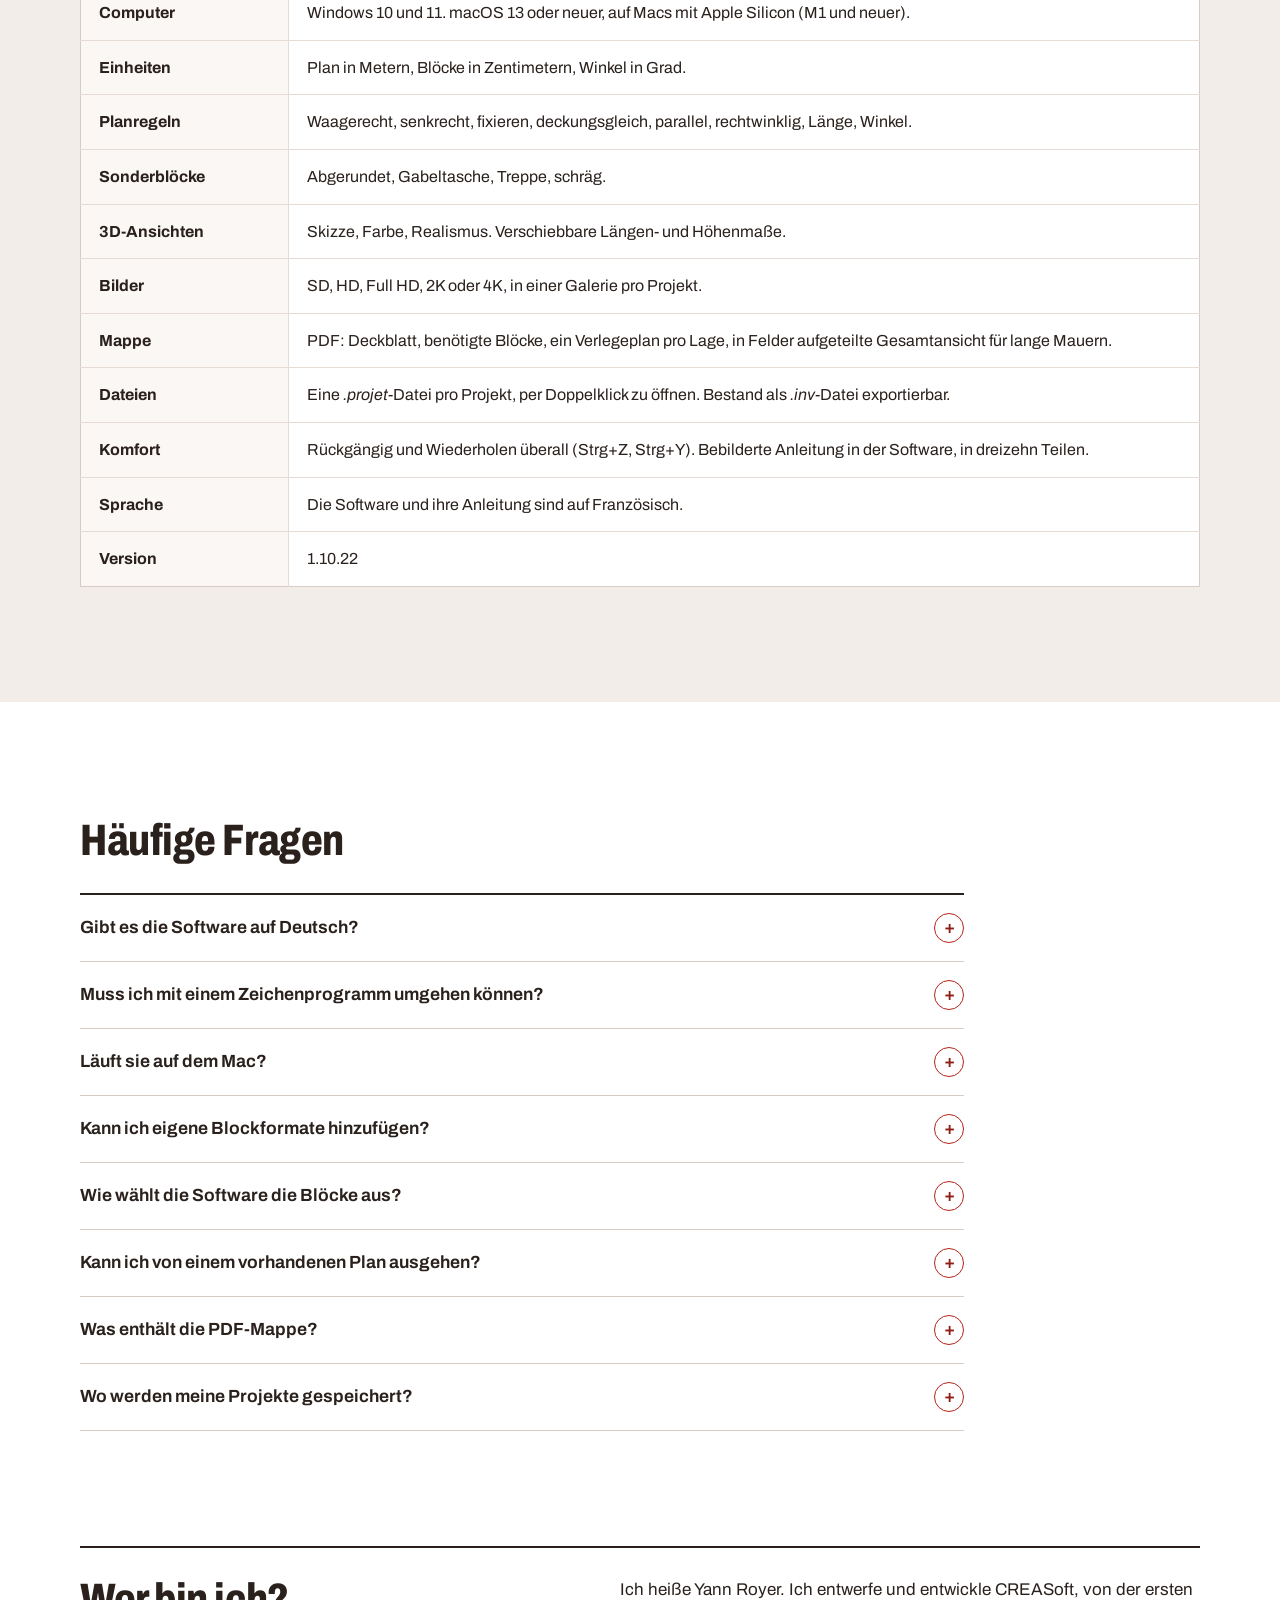
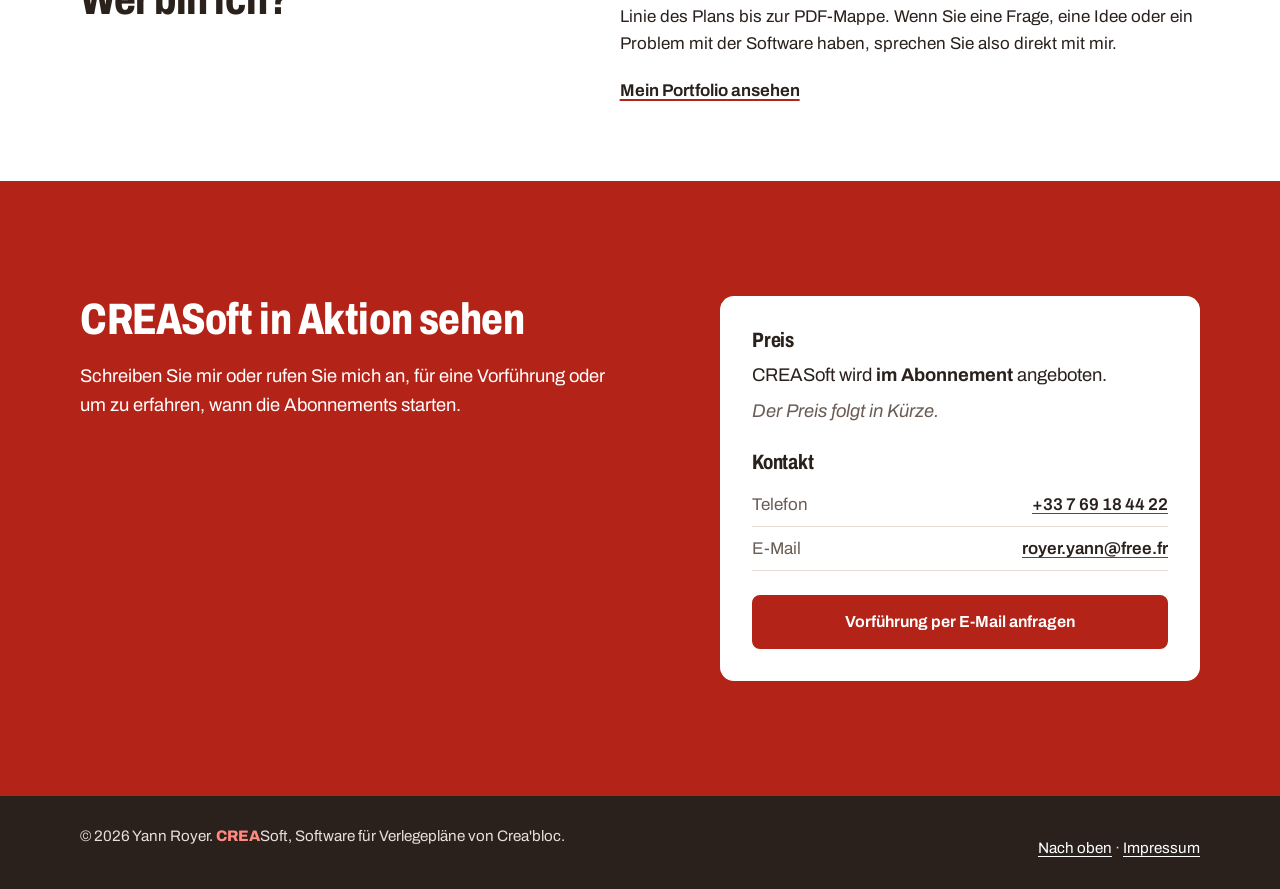
<file: de/index.html>
<!doctype html>
<html lang="de">
<head>
<meta charset="utf-8">
<meta name="viewport" content="width=device-width, initial-scale=1">
<title>CREASoft, die Software für Verlegepläne von Crea'bloc-Mauern</title>
<meta name="description" content="CREASoft zeichnet Ihre Mauer aus Crea'bloc-Blöcken: bemaßter Plan, Verteilung der Blöcke Lage für Lage, 3D-Ansicht und PDF-Mappe mit der Liste der zu bestellenden Blöcke. Windows und macOS.">
<link rel="icon" type="image/png" href="../img/favicon.png">
<link rel="preconnect" href="https://fonts.googleapis.com">
<link rel="preconnect" href="https://fonts.gstatic.com" crossorigin>
<link href="https://fonts.googleapis.com/css2?family=Archivo:wdth,wght@62..125,400..800&display=swap" rel="stylesheet">
<link rel="alternate" hreflang="fr" href="https://creasoft.royer.contact/">
<link rel="alternate" hreflang="en" href="https://creasoft.royer.contact/en/">
<link rel="alternate" hreflang="de" href="https://creasoft.royer.contact/de/">
<link rel="stylesheet" href="../style.css">
</head>
<body>

<a class="sauter" href="#contenu">Zum Inhalt springen</a>

<header class="entete">
  <div class="entete-int">
    <a class="marque" href="#haut" aria-label="CREASoft, nach oben">
      <img src="../img/logo-creasoft.png" alt="" width="40" height="40">
      <span><b>CREA</b>Soft</span>
    </a>
    <button class="menu-bouton" type="button" aria-expanded="false" aria-controls="menu">Menü</button>
    <nav id="menu" class="menu" aria-label="Hauptnavigation">
      <a href="#plan">Der Plan</a>
      <a href="#calepinage">Verlegeplan</a>
      <a href="#trois-d">3D</a>
      <a href="#dossier">Die PDF-Mappe</a>
      <a href="#catalogue">Ihre Blöcke</a>
      <a href="#questions">Fragen</a>
      <a class="bouton bouton-petit" href="#contact">Vorführung anfragen</a>
    </nav>
    <nav class="langues" aria-label="Sprache der Website">
      <a href="../index.html" lang="fr" hreflang="fr" title="Français">FR</a>
      <a href="../en/index.html" lang="en" hreflang="en" title="English">EN</a>
      <a href="index.html" lang="de" hreflang="de" aria-current="page" title="Deutsch">DE</a>
    </nav>
  </div>
</header>

<main id="contenu">

<!-- ============ ERÖFFNUNG ============ -->
<section class="ouverture" id="haut">
  <div class="ouverture-texte">
    <p class="surtitre">Software für Verlegepläne von Crea'bloc</p>
    <h1>Sie zeichnen die Mauer.<br>CREASoft setzt jeden Block, Lage für Lage.</h1>
    <p class="chapo">Zeichnen Sie den Grundriss Ihrer Mauer aus Crea'bloc-Blöcken. Die Software verteilt die Blöcke auf jede Lage mit versetzten Fugen, zeigt Ihnen die Mauer in 3D und druckt die Baustellenmappe mit der genauen Liste der zu bestellenden Blöcke.</p>
    <div class="actions">
      <a class="bouton" href="#contact">Vorführung anfragen</a>
      <a class="lien-fort" href="#etapes">Die vier Schritte ansehen</a>
    </div>
    <p class="systemes">Für Windows und macOS (Mac mit Apple Silicon, macOS 13 oder neuer). Die Software selbst ist auf Französisch.</p>
  </div>
  <figure class="ouverture-image">
    <img src="../img/vue-realisme.webp" width="1800" height="914"
         alt="Realistische Darstellung einer L-förmigen Mauer aus Crea'bloc-Betonblöcken, drei Lagen hoch, mit einem Treppenblock am Ende und sichtbaren Noppen auf der Oberseite.">
    <figcaption>Darstellung „Realismus“ einer 7,20 m langen Mauer mit drei Lagen und einem Treppenblock am Ende. Bild aus CREASoft.</figcaption>
  </figure>
</section>

<!-- ============ SCHRITTE ============ -->
<section class="etapes" id="etapes" aria-labelledby="etapes-titre">
  <h2 id="etapes-titre" class="visuellement-cache">Die vier Schritte</h2>
  <ol class="chaine">
    <li>
      <span class="chaine-cote">1</span>
      <h3>Zeichnen</h3>
      <p>Sie zeichnen die Achse der Mauern auf einem Raster oder über einem eingescannten, maßstäblichen Plan.</p>
    </li>
    <li>
      <span class="chaine-cote">2</span>
      <h3>Erzeugen</h3>
      <p>Ein Klick, und jede Mauer füllt sich mit den Blöcken, die Sie zugelassen haben.</p>
    </li>
    <li>
      <span class="chaine-cote">3</span>
      <h3>In 3D prüfen</h3>
      <p>Sie drehen sich um die Mauer, setzen Maße und machen Bilder.</p>
    </li>
    <li>
      <span class="chaine-cote">4</span>
      <h3>Drucken</h3>
      <p>Die PDF-Mappe geht an den Kunden oder auf die Baustelle: Blockliste und Verlegeplan für jede Lage.</p>
    </li>
  </ol>
</section>

<!-- ============ PLAN ============ -->
<section class="bloc-section" id="plan" aria-labelledby="plan-titre">
  <div class="section-tete">
    <h2 id="plan-titre">Ein Plan, der seine Maße behält, wenn Sie ihn ändern</h2>
    <p>Legen Sie Regeln auf die Zeichnung: Diese Mauer bleibt senkrecht, diese beiden bleiben parallel, jene ist 10 m lang. Wenn Sie danach eine Ecke ziehen oder eine Fassade verlängern, folgt der Rest des Plans von selbst und alle Regeln bleiben erfüllt.</p>
  </div>

  <div class="plan-grille">
    <figure class="cadre cadre-papier">
      <img src="../img/plan-contraintes.webp" width="1180" height="840" loading="lazy"
           alt="Grundriss eines Hauses in CREASoft: Mauern als schwarze Linien auf einem Raster, rote Regel-Plaketten (parallel, rechtwinklig, ein Winkel von 56,3 Grad), Längen von 10,00 m, 5,00 m, 3,00 m, 4,47 m und 3,16 m.">
      <figcaption>Testplan. Jede rote Plakette ist eine Regel auf der Zeichnung.</figcaption>
    </figure>

    <div class="contraintes">
      <h3>Die acht Regeln des Plans</h3>
      <ul class="liste-contraintes">
        <li><img src="../img/icones/horizontal.png" alt="" width="36" height="36"><div><b>Waagerecht</b><span>macht eine Linie waagerecht oder richtet Punkte aus.</span></div></li>
        <li><img src="../img/icones/vertical.png" alt="" width="36" height="36"><div><b>Senkrecht</b><span>dasselbe, senkrecht.</span></div></li>
        <li><img src="../img/icones/fixer.png" alt="" width="36" height="36"><div><b>Fixieren</b><span>hält einen Punkt, eine Linie oder eine Mauer an ihrem Platz.</span></div></li>
        <li><img src="../img/icones/coincidence.png" alt="" width="36" height="36"><div><b>Deckungsgleich</b><span>vereint zwei Punkte oder lässt einen Punkt an einer Mauer entlanggleiten.</span></div></li>
        <li><img src="../img/icones/parallele.png" alt="" width="36" height="36"><div><b>Parallel</b><span>hält zwei Mauern parallel.</span></div></li>
        <li><img src="../img/icones/perpendiculaire.png" alt="" width="36" height="36"><div><b>Rechtwinklig</b><span>hält zwei Mauern im rechten Winkel.</span></div></li>
        <li><img src="../img/icones/longueur.png" alt="" width="36" height="36"><div><b>Länge</b><span>legt eine Länge oder einen Abstand fest, in Metern.</span></div></li>
        <li><img src="../img/icones/angle.png" alt="" width="36" height="36"><div><b>Winkel</b><span>legt den Winkel zwischen zwei Mauern fest, in Grad.</span></div></li>
      </ul>
      <p class="note">Würde eine Verschiebung eine Regel verletzen, meldet CREASoft, dass die Position unmöglich ist, und lässt den Plan unverändert.</p>
    </div>
  </div>

  <div class="atouts">
    <div>
      <h3>Der Magnet</h3>
      <p>Punkte rasten am Raster, an Mauerenden und an Kreuzungen ein. Ecken schließen sauber.</p>
    </div>
    <div>
      <h3>Der Hintergrundplan</h3>
      <p>Importieren Sie den Plan des Architekten oder ein Luftbild, stellen Sie den Maßstab mit zwei Klicks auf einem bekannten Maß ein und zeichnen Sie darüber.</p>
    </div>
    <div>
      <h3>Jede Mauer einzeln eingestellt</h3>
      <p>Höhe in Anzahl Blöcken, glatte Oberseite, abgetreppte Mauer, zugelassene Blöcke auf dieser Linie: Alles wird im rechten Bereich eingestellt.</p>
    </div>
  </div>
</section>

<!-- ============ VERLEGEPLAN ============ -->
<section class="bloc-section section-beton" id="calepinage" aria-labelledby="calepinage-titre">
  <div class="section-tete">
    <h2 id="calepinage-titre">Der Verlegeplan, für Sie berechnet, Lage für Lage</h2>
    <p>Der Verlegeplan legt fest, welcher Block wo liegt. CREASoft berechnet ihn Lage für Lage. Die Software nimmt die Blöcke, die Sie für das Projekt angekreuzt haben, versetzt die Fugen von einer Lage zur nächsten, damit die Mauer hält, und lässt an Ecken und T-Anschlüssen die nötigen Lücken.</p>
  </div>

  <div class="elevation" data-elevation
       data-txt-rang="Lage" data-txt-total-mur="Ganze Mauer" data-txt-total-rang="Lage"
       data-txt-blocs="Blöcke" data-txt-longueur="7,20 m" data-txt-hauteur="1,80 m">
    <div class="elevation-barre" role="group" aria-label="Anzuzeigende Lage wählen">
      <button type="button" class="puce" aria-pressed="true" data-rang="tous">Ganze Mauer</button>
      <button type="button" class="puce" aria-pressed="false" data-rang="1">Lage 1</button>
      <button type="button" class="puce" aria-pressed="false" data-rang="2">Lage 2</button>
      <button type="button" class="puce" aria-pressed="false" data-rang="3">Lage 3</button>
    </div>
    <div class="elevation-dessin">
      <svg viewBox="0 44 800 236" role="img" aria-labelledby="elev-titre elev-desc" data-svg>
        <title id="elev-titre">Ansicht einer geraden, 7,20 m langen Mauer mit drei Lagen</title>
        <desc id="elev-desc">Lagen 1 und 3: vier Blöcke zu 180 cm. Lage 2: ein halber Block zu 90 cm an jedem Ende und drei Blöcke zu 180 cm, damit die Fugen versetzt sind.</desc>
      </svg>
    </div>
    <div class="elevation-legende" aria-live="polite" data-legende></div>
    <p class="note">Vereinfachtes Beispiel zur Veranschaulichung. In der Software folgt die Verteilung Ihrem Plan, Ihren Ecken und Ihrem Blockkatalog.</p>
  </div>

  <div class="rangs">
    <figure>
      <img src="../img/pdf-rang1.webp" width="914" height="1148" loading="lazy" alt="Seite „Lage 1“ der PDF-Mappe: Verlegeplan von oben, eine L-förmige Mauer, Blöcke nach Typ eingefärbt.">
      <figcaption>Lage 1</figcaption>
    </figure>
    <figure>
      <img src="../img/pdf-rang2.webp" width="914" height="1148" loading="lazy" alt="Seite „Lage 2“ der PDF-Mappe: Die Blöcke sind gegenüber Lage 1 versetzt.">
      <figcaption>Lage 2</figcaption>
    </figure>
    <figure>
      <img src="../img/pdf-rang3.webp" width="914" height="1148" loading="lazy" alt="Seite „Lage 3“ der PDF-Mappe: die oberste Lage, wieder versetzt.">
      <figcaption>Lage 3</figcaption>
    </figure>
  </div>
  <p class="legende-rangs">Dieselbe L-förmige Mauer, Lage für Lage, so wie sie in der PDF-Mappe erscheint (auf Französisch). Eine Farbe pro Blocktyp.</p>
</section>

<!-- ============ 3D ============ -->
<section class="bloc-section" id="trois-d" aria-labelledby="troisd-titre">
  <div class="section-tete">
    <h2 id="troisd-titre">Die Mauer in 3D, bevor der erste Block liegt</h2>
    <p>Drehen Sie sich mit der Maus um die Mauer, zoomen Sie auf eine Ecke, prüfen Sie eine Höhe. Die Blockzählung bleibt in einer Ecke sichtbar. Längen- und Höhenmaße setzen Sie, wo Sie wollen, und jede Ansicht lässt sich als Bild speichern, bis 4K.</p>
  </div>

  <div class="vues">
    <figure class="vue vue-grande">
      <img src="../img/vue-croquis.webp" width="1600" height="773" loading="lazy" alt="Skizzenansicht der L-förmigen Mauer in Schwarzweiß, mit roten Maßen von 1,80 m Höhe und 7,20 m Länge.">
      <figcaption><b>Skizze</b>: eine Strichzeichnung mit Maßen, leicht zu lesen und zu drucken.</figcaption>
    </figure>
    <figure class="vue">
      <img src="../img/vue-couleur.webp" width="1000" height="470" loading="lazy" alt="Farbansicht derselben Mauer: Jeder Blocktyp hat seine eigene Farbe.">
      <figcaption><b>Farbe</b>: Jeder Blocktyp hat seine eigene Farbe, wie in der PDF-Mappe.</figcaption>
    </figure>
    <figure class="vue">
      <img src="../img/vue-realisme.webp" width="1800" height="914" loading="lazy" alt="Realistische Ansicht derselben Mauer, Betontextur und Crea'bloc-Wasserzeichen.">
      <figcaption><b>Realismus</b>: Perspektive und Betontextur, mit oder ohne Crea'bloc-Wasserzeichen.</figcaption>
    </figure>
  </div>
</section>

<!-- ============ PDF-MAPPE ============ -->
<section class="bloc-section section-papier" id="dossier" aria-labelledby="dossier-titre">
  <div class="dossier">
    <div class="dossier-texte">
      <h2 id="dossier-titre">Eine Baustellenmappe, bereit zum Drucken</h2>
      <p>Am Ende erstellt CREASoft ein PDF mit dem Namen des Projekts. Sie schicken es dem Kunden mit dem Angebot und lassen es dem Maurer auf der Baustelle.</p>
      <dl class="sommaire-pdf">
        <div><dt>Deckblatt</dt><dd>Projektname, Datum, Ihre Kontaktdaten und das 3D-Bild Ihrer Wahl.</dd></div>
        <div><dt>Benötigte Blöcke</dt><dd>Jeder Blocktyp mit seinen Maßen in Zentimetern und der Menge, dazu die Summe.</dd></div>
        <div><dt>Ein Plan pro Lage</dt><dd>Der Verlegeplan von oben, eine Farbe pro Blocktyp, mit Legende.</dd></div>
        <div><dt>Große Projekte</dt><dd>Ab einer Länge, die Sie festlegen, eine Gesamtansicht in Felder aufgeteilt, dann das Detail jedes Feldes.</dd></div>
      </dl>
    </div>
    <div class="feuilles">
      <img class="feuille f1" src="../img/pdf-quantitatif.webp" width="1075" height="1521" loading="lazy" alt="Seite „Benötigte Blöcke“ der Mappe: Tabelle mit 180-60 (12), 120-60 (6), Treppe-180-60 (3), 90-60 (1), Summe 22.">
      <img class="feuille f2" src="../img/pdf-vue-ensemble.webp" width="1075" height="1521" loading="lazy" alt="Seite „Gesamtansicht“ einer langen Mauer, in 3 mal 2 Felder aufgeteilt.">
      <img class="feuille f3" src="../img/pdf-case.webp" width="1075" height="1521" loading="lazy" alt="Seite „Lage 1, Feld A1“: das Detail eines Feldes der langen Mauer.">
    </div>
  </div>
</section>

<!-- ============ KATALOG ============ -->
<section class="bloc-section" id="catalogue" aria-labelledby="catalogue-titre">
  <div class="section-tete">
    <h2 id="catalogue-titre">Ihre Blöcke, Ihre Maße</h2>
    <p>CREASoft arbeitet mit Ihrem Bestand: Blöcke nach Mauerstärke sortiert, mit ihren Maßen und Noppen. Fügen Sie ein Format hinzu, ändern Sie eines, exportieren Sie den Katalog für einen Kollegen.</p>
  </div>

  <div class="catalogue">
    <figure class="cadre cadre-schema">
      <img src="../img/schema-bloc.webp" width="700" height="640" loading="lazy" alt="Zeichnung eines Noppenblocks mit seinen Maßen: Länge X, Breite Y, Höhe Z, Noppenbreiten L1 und L2.">
      <figcaption>Ein Block wird durch drei Maße in Zentimetern und seine Noppen beschrieben.</figcaption>
    </figure>

    <div class="speciaux">
      <h3>Sonderblöcke</h3>
      <p>Für Mauerenden und Durchgänge zeichnen Sie im Editor vier Formen. Die Vorschau ändert sich, während Sie die Maße eingeben.</p>
      <ul class="formes">
        <li>
          <svg viewBox="0 0 120 50" aria-hidden="true"><path d="M4 6h82a20 20 0 0 1 0 40H4z"/><circle cx="88" cy="26" r="9" class="ergot"/></svg>
          <b>Abgerundet</b><span>Halbrundes Ende, einstellbare runde Noppe.</span>
        </li>
        <li>
          <svg viewBox="0 0 120 50" aria-hidden="true"><path d="M4 6h112v40H82V22H62v24H4z"/></svg>
          <b>Gabeltasche</b><span>Eine oder zwei Aussparungen für die Gabeln, Breite und Abstand einstellbar.</span>
        </li>
        <li>
          <svg viewBox="0 0 120 50" aria-hidden="true"><path d="M4 46V36h14V26h14V16h14V6h70v40z"/></svg>
          <b>Treppe</b><span>Auftritt und Steigung nach Wahl.</span>
        </li>
        <li>
          <svg viewBox="0 0 120 50" aria-hidden="true"><path d="M30 6h86v40H4z"/></svg>
          <b>Schräg</b><span>Schräger Schnitt, Länge der Diagonale einstellbar.</span>
        </li>
      </ul>
      <h3>Oberflächenmuster</h3>
      <p>Ein Muster überzieht die Mauerfläche mit einem Foto, zum Beispiel einer Bruchsteinoptik. Die Mauer erscheint dann in 3D mit diesem Muster statt mit ihren Fugen.</p>
    </div>
  </div>

  <figure class="cadre ecran">
    <img src="../img/ecran-inventaire.webp" width="1383" height="839" loading="lazy" alt="Bestandsansicht von CREASoft (auf Französisch): Blöcke nach Mauerstärke gruppiert (50 cm, 60 cm), mit 180-60, Treppen-, abgerundeten, Gabel- und Schrägblöcken, 120-60, 90-60.">
    <figcaption>Der Bestand, nach Mauerstärke sortiert.</figcaption>
  </figure>
</section>

<!-- ============ TECHNISCHE DATEN ============ -->
<section class="bloc-section section-beton" id="fiche" aria-labelledby="fiche-titre">
  <h2 id="fiche-titre">Technische Daten</h2>
  <table class="fiche">
    <tbody>
      <tr><th scope="row">Computer</th><td>Windows 10 und 11. macOS 13 oder neuer, auf Macs mit Apple Silicon (M1 und neuer).</td></tr>
      <tr><th scope="row">Einheiten</th><td>Plan in Metern, Blöcke in Zentimetern, Winkel in Grad.</td></tr>
      <tr><th scope="row">Planregeln</th><td>Waagerecht, senkrecht, fixieren, deckungsgleich, parallel, rechtwinklig, Länge, Winkel.</td></tr>
      <tr><th scope="row">Sonderblöcke</th><td>Abgerundet, Gabeltasche, Treppe, schräg.</td></tr>
      <tr><th scope="row">3D-Ansichten</th><td>Skizze, Farbe, Realismus. Verschiebbare Längen- und Höhenmaße.</td></tr>
      <tr><th scope="row">Bilder</th><td>SD, HD, Full HD, 2K oder 4K, in einer Galerie pro Projekt.</td></tr>
      <tr><th scope="row">Mappe</th><td>PDF: Deckblatt, benötigte Blöcke, ein Verlegeplan pro Lage, in Felder aufgeteilte Gesamtansicht für lange Mauern.</td></tr>
      <tr><th scope="row">Dateien</th><td>Eine <i>.projet</i>-Datei pro Projekt, per Doppelklick zu öffnen. Bestand als <i>.inv</i>-Datei exportierbar.</td></tr>
      <tr><th scope="row">Komfort</th><td>Rückgängig und Wiederholen überall (Strg+Z, Strg+Y). Bebilderte Anleitung in der Software, in dreizehn Teilen.</td></tr>
      <tr><th scope="row">Sprache</th><td>Die Software und ihre Anleitung sind auf Französisch.</td></tr>
      <tr><th scope="row">Version</th><td>1.10.22</td></tr>
    </tbody>
  </table>
</section>

<!-- ============ FRAGEN ============ -->
<section class="bloc-section" id="questions" aria-labelledby="questions-titre">
  <h2 id="questions-titre">Häufige Fragen</h2>
  <div class="faq">
    <details>
      <summary>Gibt es die Software auf Deutsch?</summary>
      <p>Noch nicht: Bildschirme, Anleitung und PDF-Mappe sind auf Französisch.</p>
    </details>
    <details>
      <summary>Muss ich mit einem Zeichenprogramm umgehen können?</summary>
      <p>Nein. Eine Mauer zeichnen Sie mit zwei Klicks, der Magnet schließt die Ecken, und eine bebilderte Anleitung ist in die Software eingebaut, vom Öffnen eines Projekts bis zum Drucken der Mappe.</p>
    </details>
    <details>
      <summary>Läuft sie auf dem Mac?</summary>
      <p>Ja, auf Macs mit Apple Silicon (M1 und neuer) mit macOS 13 oder neuer.</p>
    </details>
    <details>
      <summary>Kann ich eigene Blockformate hinzufügen?</summary>
      <p>Ja. Der Bestand lässt sich bearbeiten: Sie geben die drei Maße in Zentimetern und die Noppen ein oder legen einen Sonderblock an (abgerundet, Gabeltasche, Treppe, schräg). Neue Blöcke erscheinen danach in den Einstellungen Ihrer Projekte.</p>
    </details>
    <details>
      <summary>Wie wählt die Software die Blöcke aus?</summary>
      <p>Für jedes Projekt wählen Sie die Mauerstärke und kreuzen die zugelassenen Blöcke an. Sie können die Blöcke sogar Mauer für Mauer einschränken. CREASoft setzt nur diese und versetzt die Fugen von einer Lage zur nächsten.</p>
    </details>
    <details>
      <summary>Kann ich von einem vorhandenen Plan ausgehen?</summary>
      <p>Ja. Importieren Sie ein Bild des Plans, geben Sie eine bekannte Länge an, um es maßstäblich zu machen, und zeichnen Sie die Mauern darüber.</p>
    </details>
    <details>
      <summary>Was enthält die PDF-Mappe?</summary>
      <p>Ein Deckblatt mit dem gewählten 3D-Bild, die Liste der benötigten Blöcke mit Mengen, dann einen Verlegeplan pro Lage. Bei einer langen Mauer eine in Felder aufgeteilte Gesamtansicht und das Detail jedes Feldes.</p>
    </details>
    <details>
      <summary>Wo werden meine Projekte gespeichert?</summary>
      <p>Auf Ihrem Computer: Jedes Projekt ist eine <i>.projet</i>-Datei mit Plan, Einstellungen und Bildern. PDF-Mappen und Bilder landen in einem Ordner <i>docs_CREASoft</i>, unter dem Namen des jeweiligen Projekts.</p>
    </details>
  </div>
</section>

<!-- ============ ÜBER MICH ============ -->
<section class="bloc-section" id="auteur" aria-labelledby="auteur-titre">
  <div class="auteur">
    <h2 id="auteur-titre">Wer bin ich?</h2>
    <div>
      <p>Ich heiße Yann Royer. Ich entwerfe und entwickle CREASoft, von der ersten Linie des Plans bis zur PDF-Mappe. Wenn Sie eine Frage, eine Idee oder ein Problem mit der Software haben, sprechen Sie also direkt mit mir.</p>
      <p><a class="lien-fort" href="https://yann.royer.contact" rel="author">Mein Portfolio ansehen</a></p>
    </div>
  </div>
</section>

<!-- ============ PREIS UND KONTAKT ============ -->
<section class="bloc-section section-rouge" id="contact" aria-labelledby="contact-titre">
  <div class="contact">
    <div>
      <h2 id="contact-titre">CREASoft in Aktion sehen</h2>
      <p>Schreiben Sie mir oder rufen Sie mich an, für eine Vorführung oder um zu erfahren, wann die Abonnements starten.</p>
    </div>
    <div class="contact-carte">
      <h3>Preis</h3>
      <p>CREASoft wird <b>im Abonnement</b> angeboten.</p>
      <p class="bientot">Der Preis folgt in Kürze.</p>
      <h3>Kontakt</h3>
      <ul class="coordonnees">
        <li><span>Telefon</span> <a href="tel:+33769184422">+33 7 69 18 44 22</a></li>
        <li><span>E-Mail</span> <a href="mailto:royer.yann@free.fr">royer.yann@free.fr</a></li>
      </ul>
      <a class="bouton bouton-clair" href="mailto:royer.yann@free.fr?subject=CREASoft%20Vorf%C3%BChrung">Vorführung per E-Mail anfragen</a>
    </div>
  </div>
</section>

</main>

<footer class="pied">
  <div class="pied-int">
    <p>© 2026 Yann Royer. <b>CREA</b>Soft, Software für Verlegepläne von Crea'bloc.</p>
    <p><a href="#haut">Nach oben</a> · <a href="impressum.html">Impressum</a></p>
  </div>
</footer>

<script src="../site.js" defer></script>
</body>
</html>
</file>
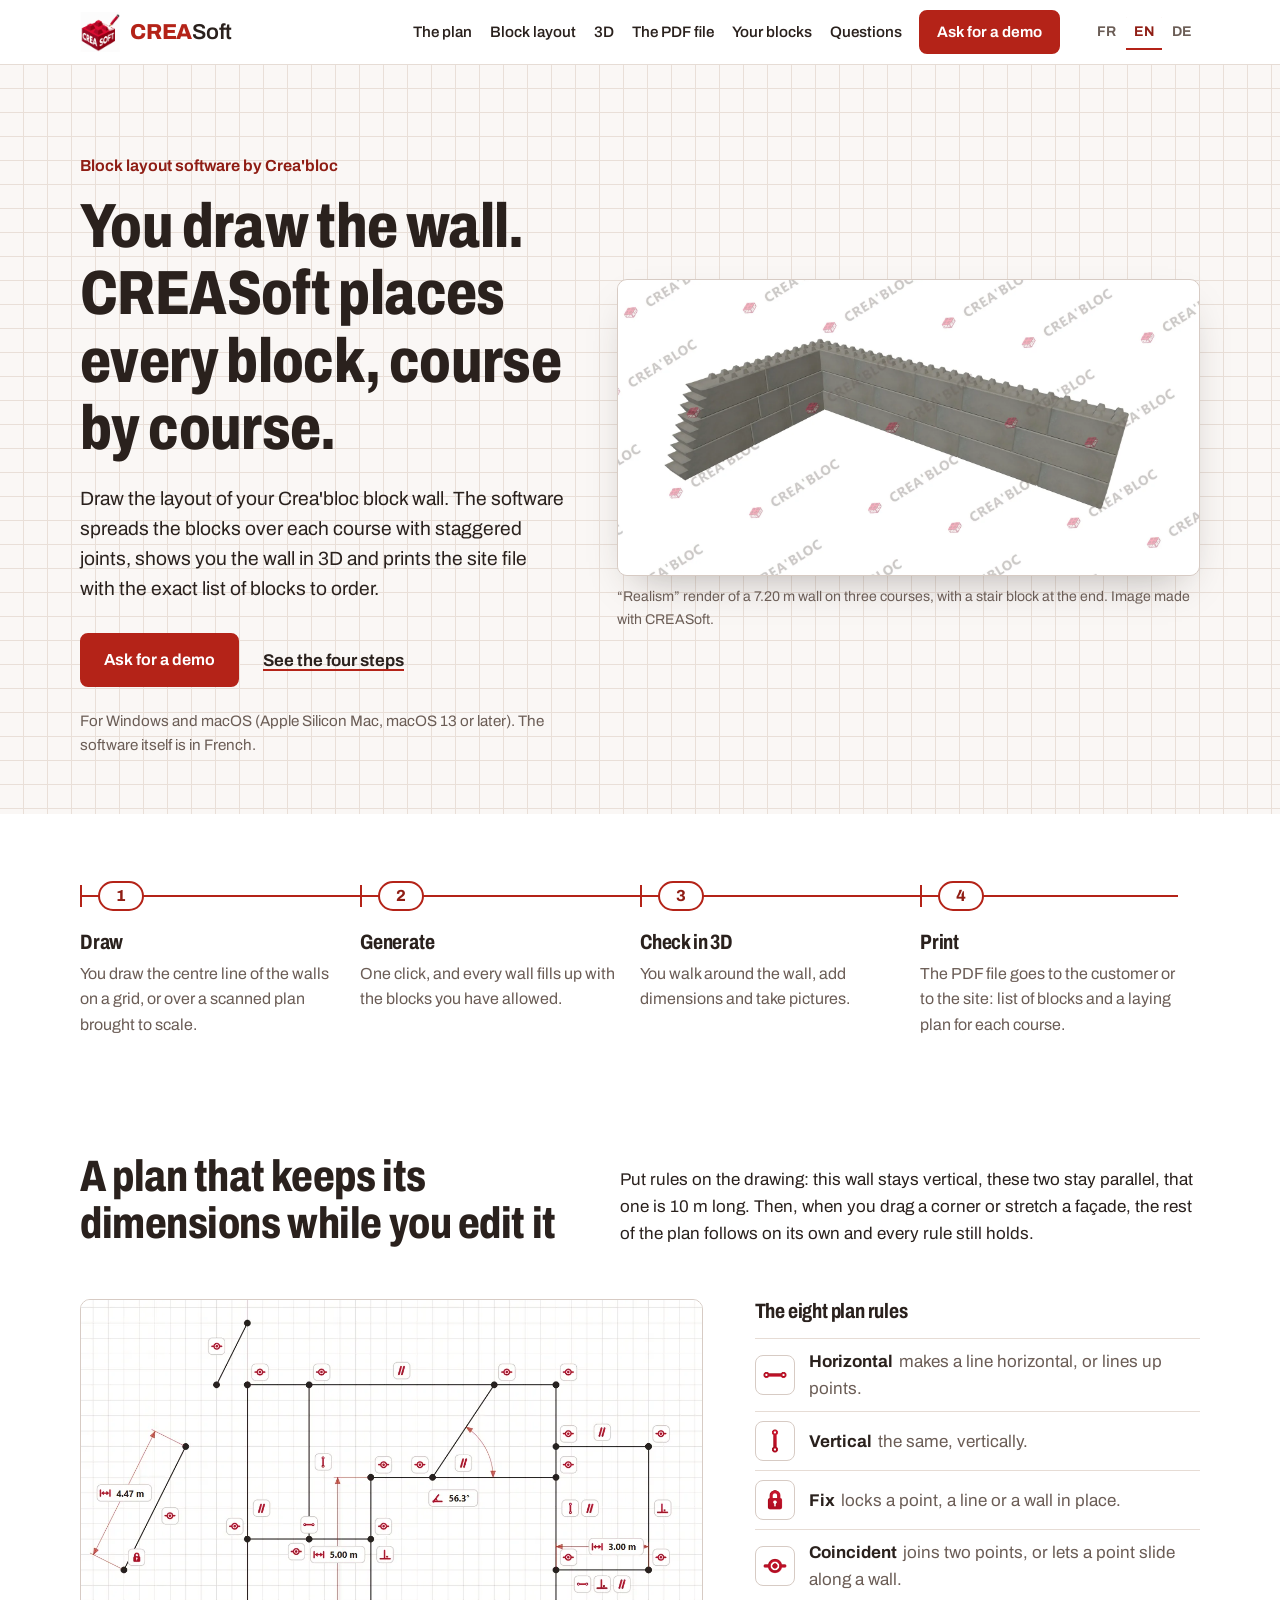
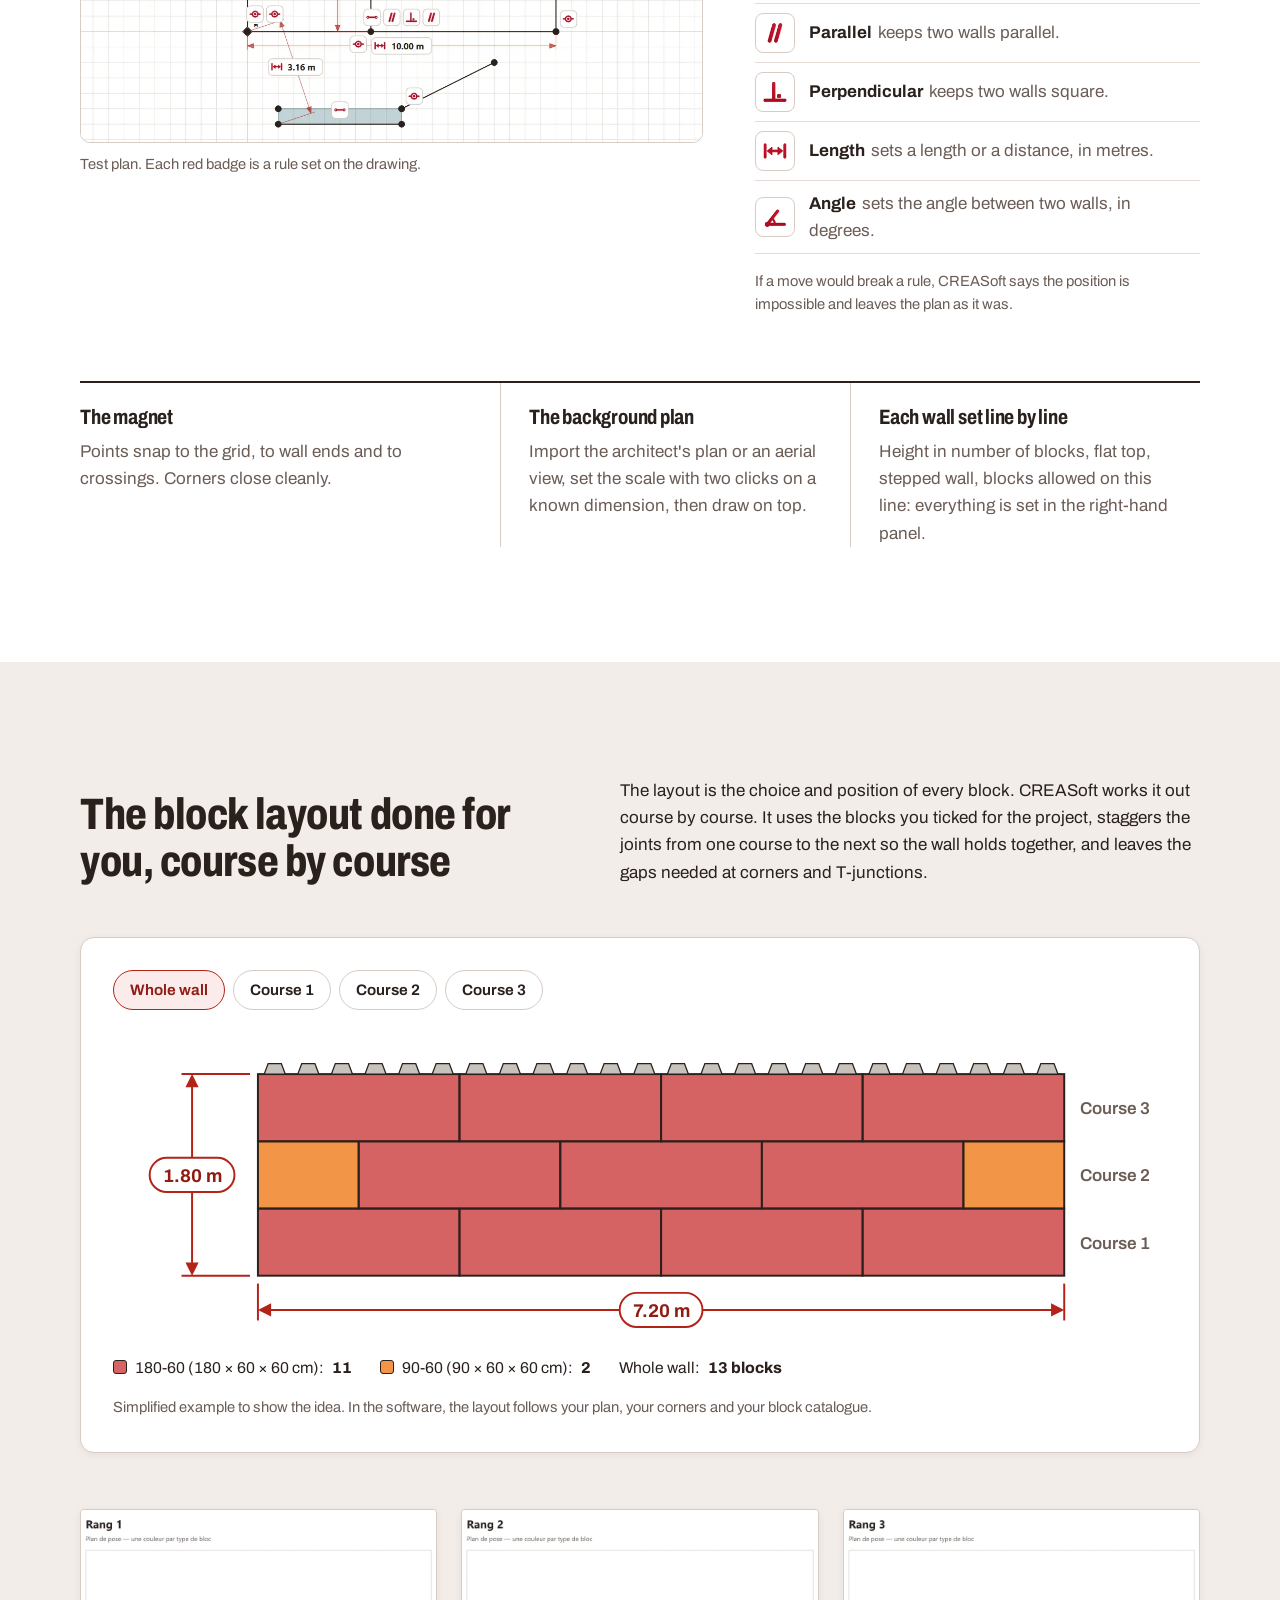
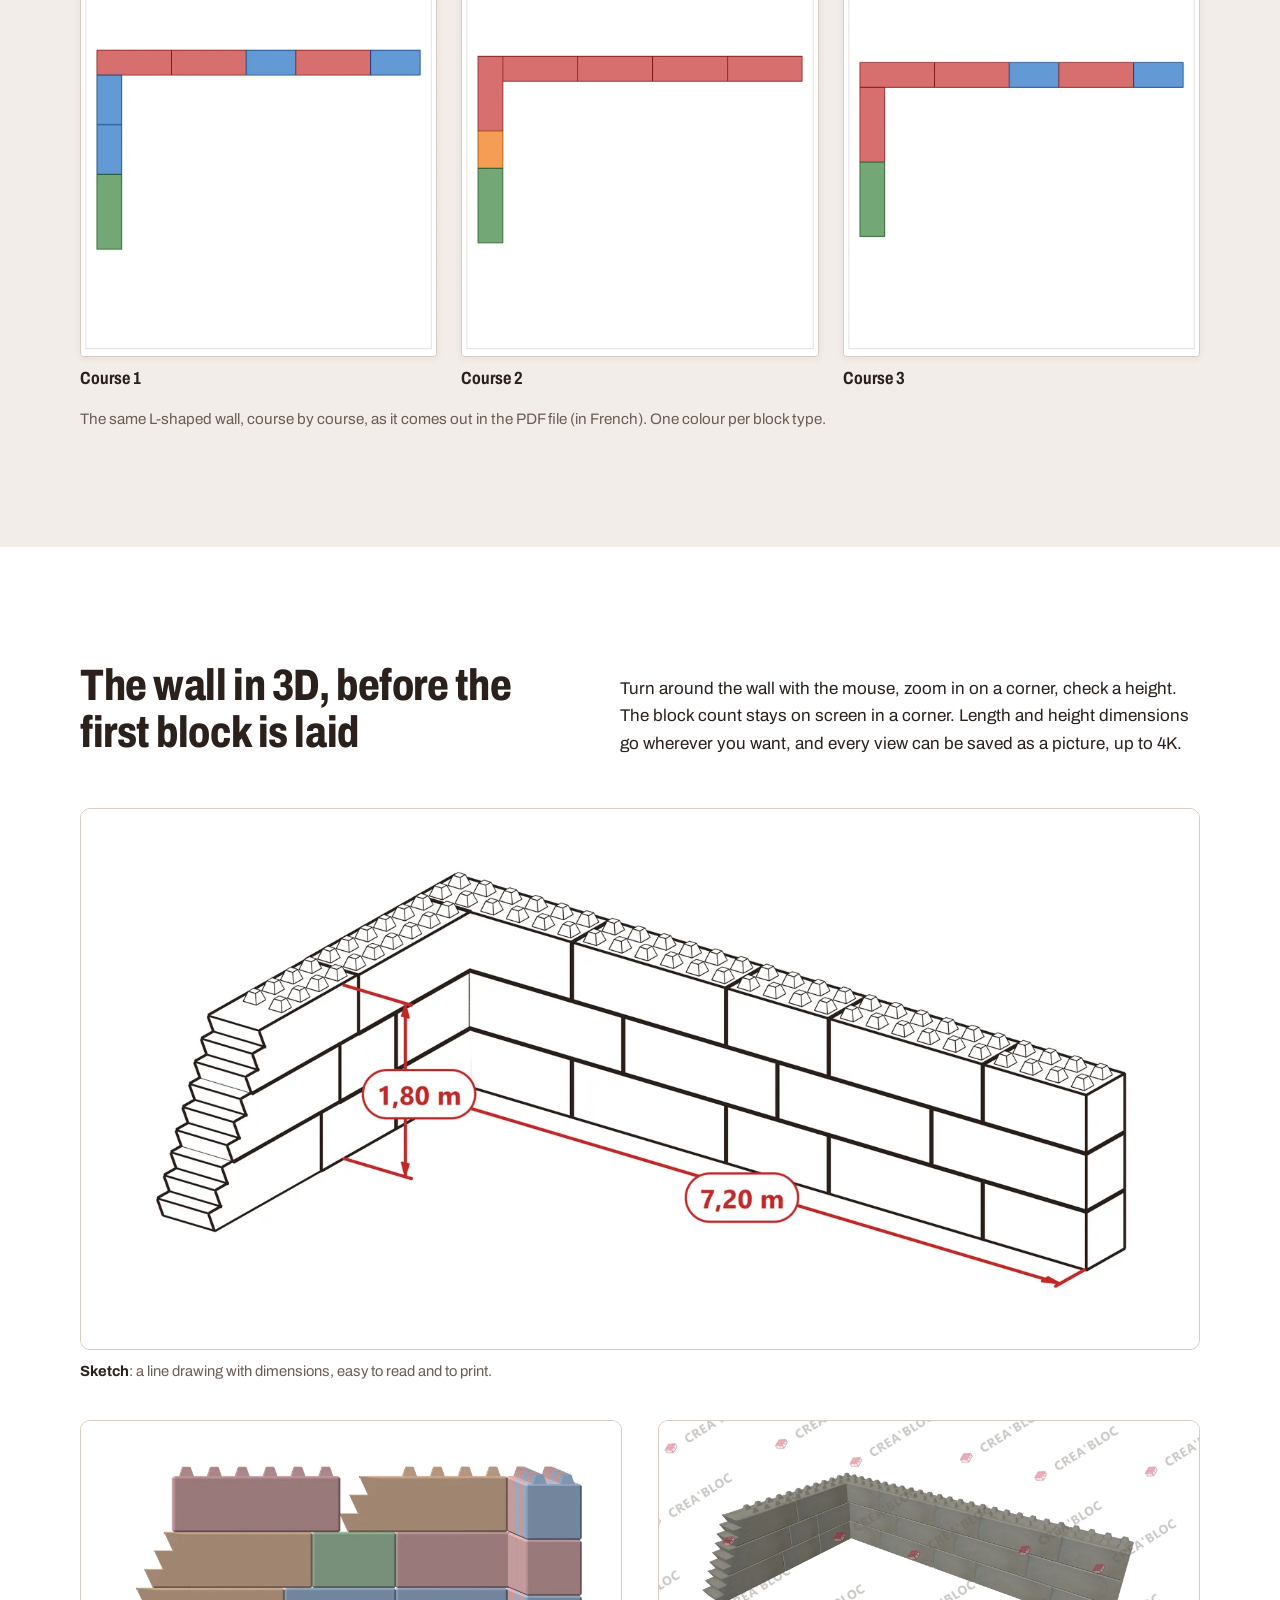
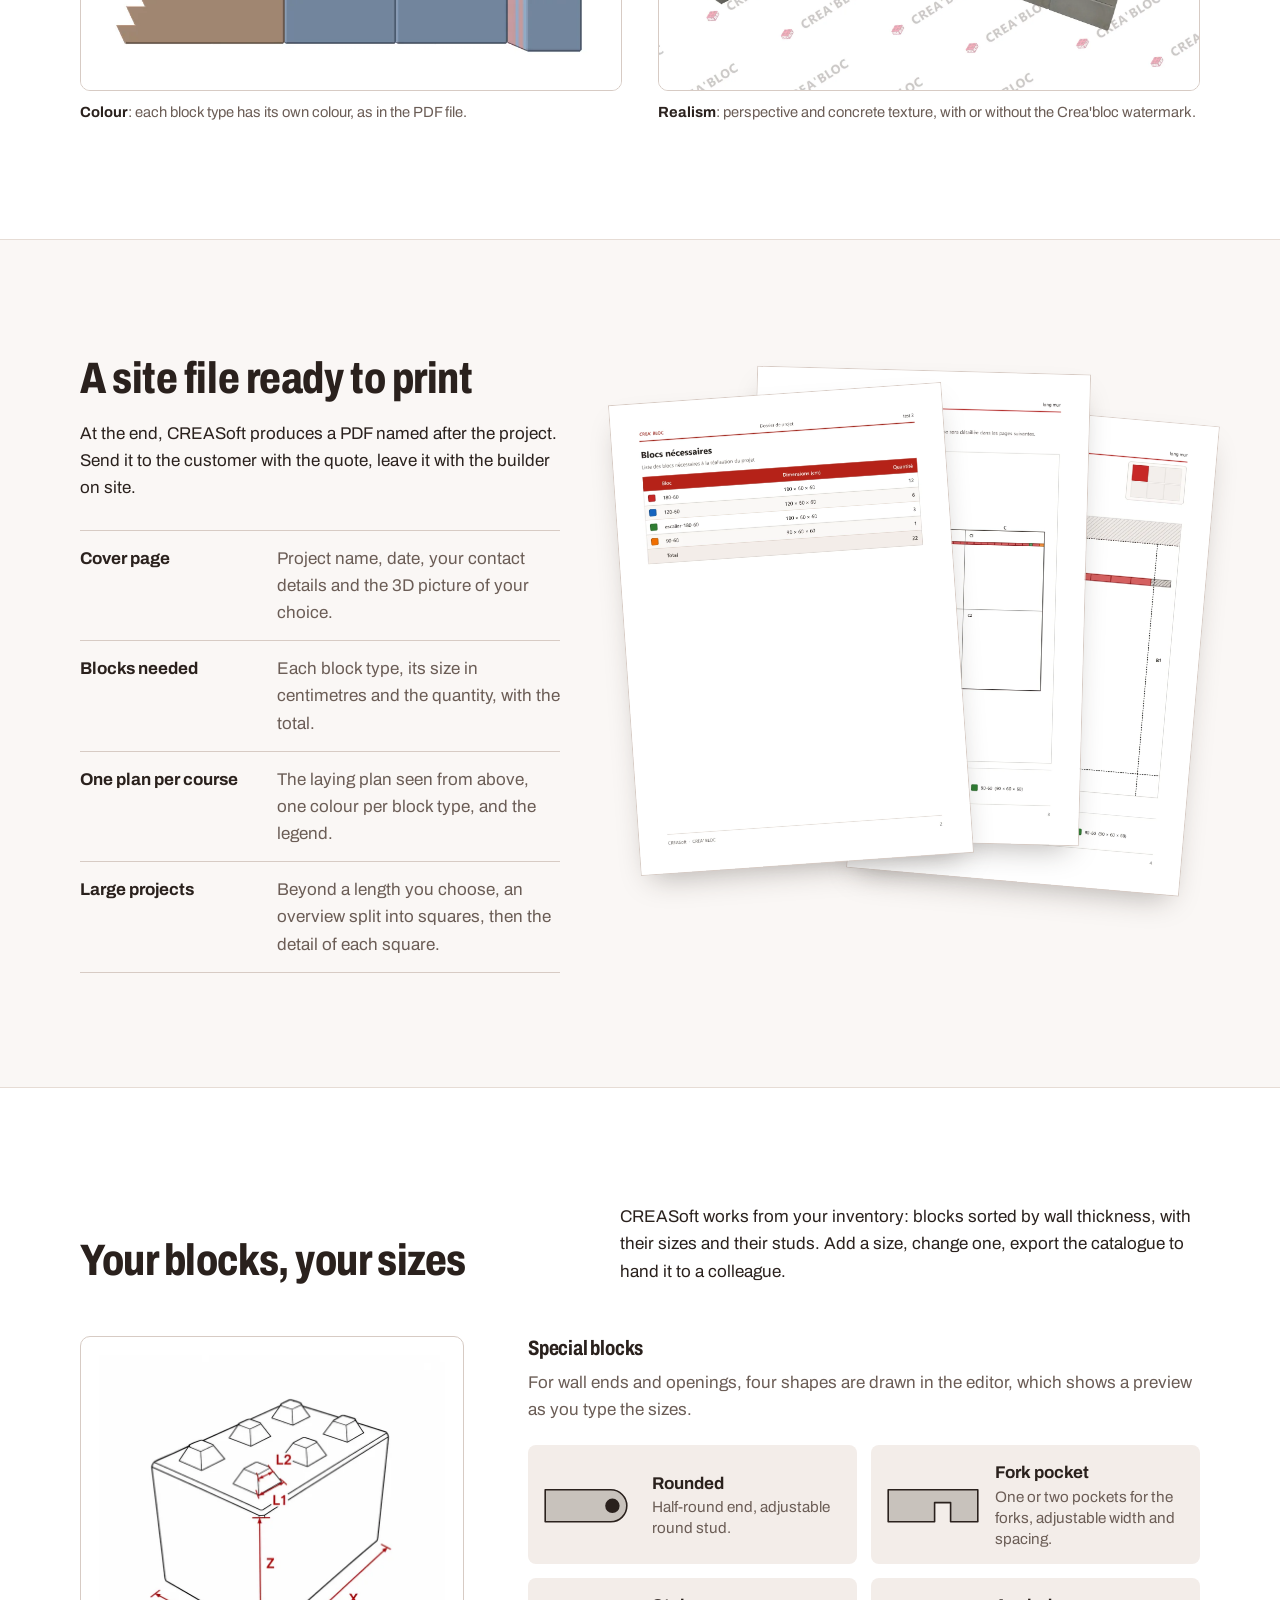
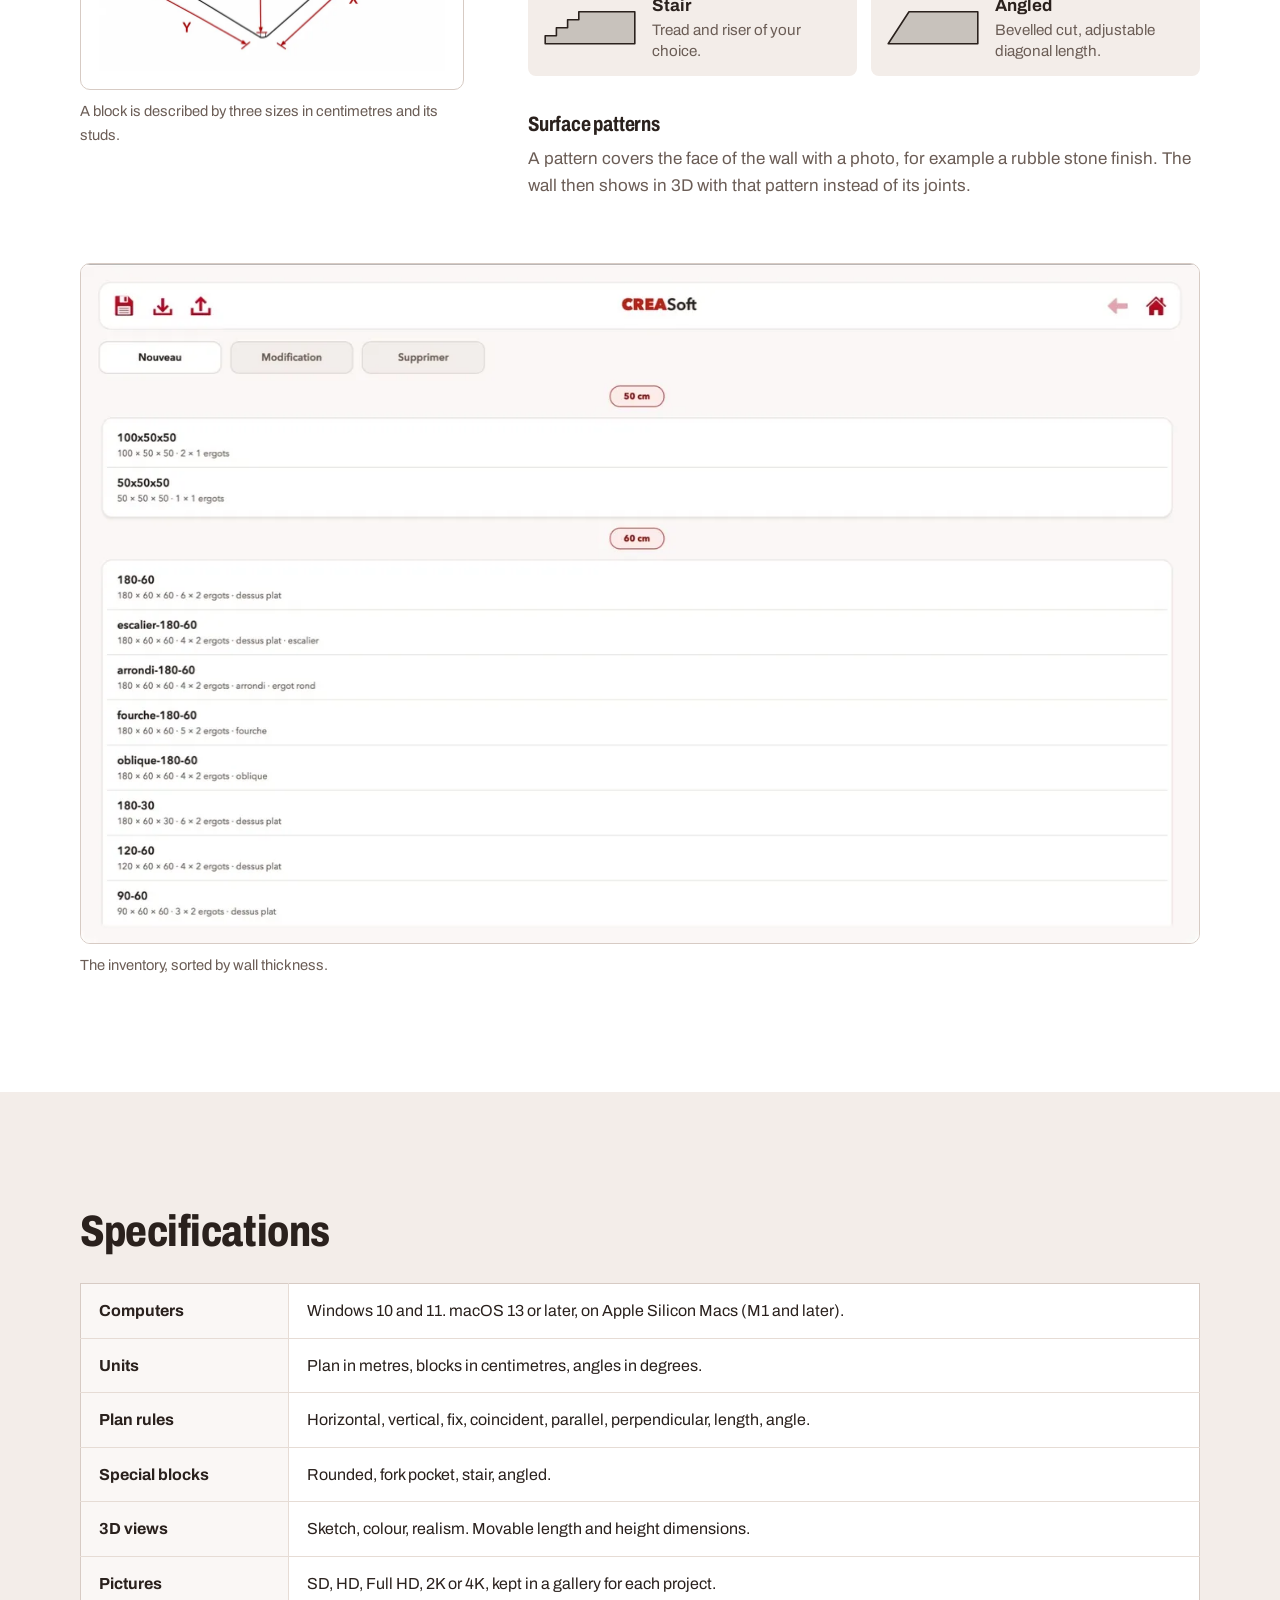
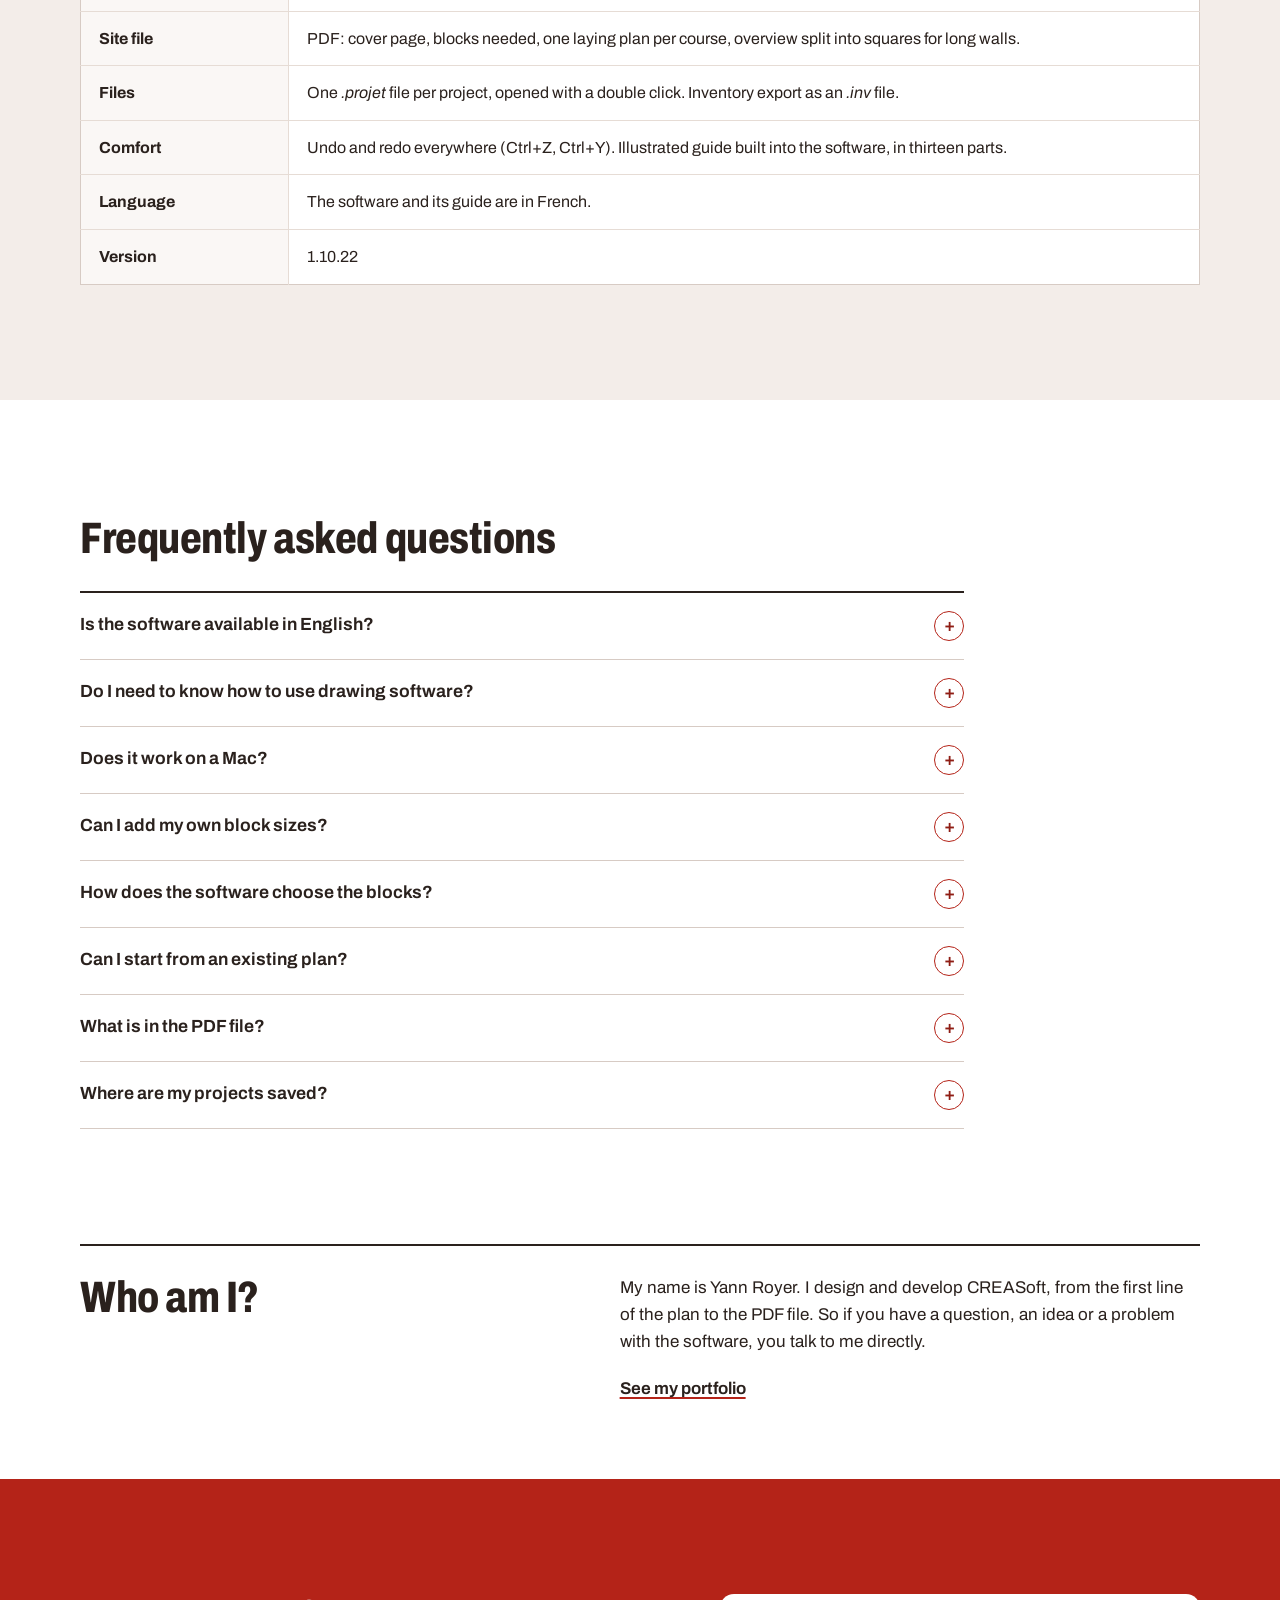
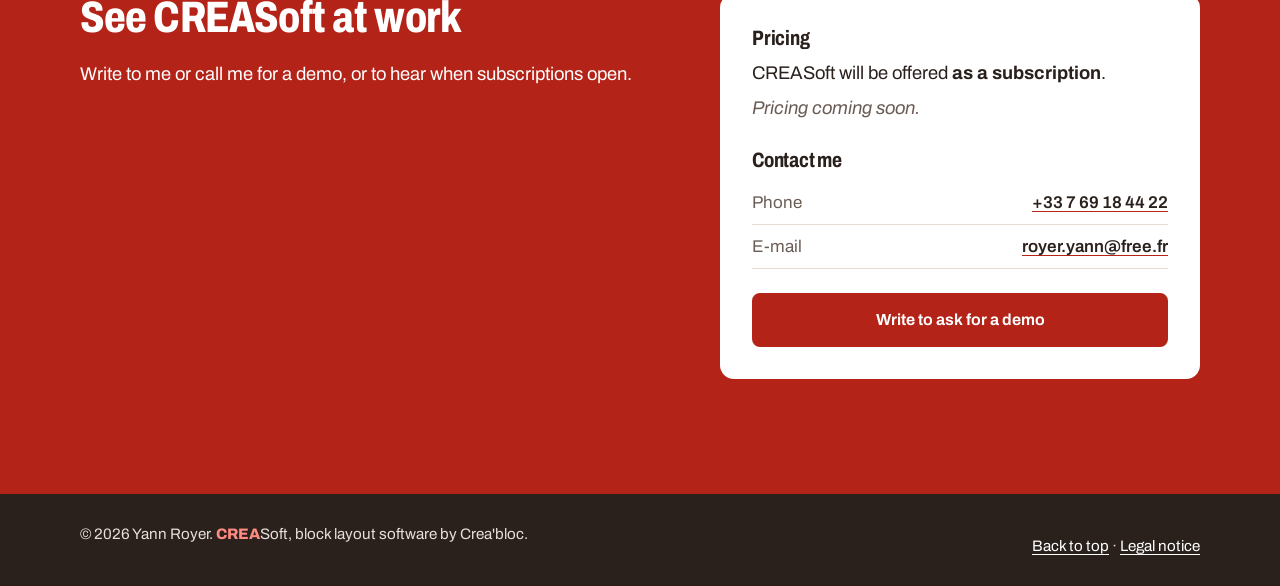
<file: en/index.html>
<!doctype html>
<html lang="en">
<head>
<meta charset="utf-8">
<meta name="viewport" content="width=device-width, initial-scale=1">
<title>CREASoft, block layout software for Crea'bloc walls</title>
<meta name="description" content="CREASoft draws your Crea'bloc block wall: a dimensioned plan, the blocks laid out course by course, a 3D view and a PDF file with the list of blocks to order. Windows and macOS.">
<link rel="icon" type="image/png" href="../img/favicon.png">
<link rel="preconnect" href="https://fonts.googleapis.com">
<link rel="preconnect" href="https://fonts.gstatic.com" crossorigin>
<link href="https://fonts.googleapis.com/css2?family=Archivo:wdth,wght@62..125,400..800&display=swap" rel="stylesheet">
<link rel="alternate" hreflang="fr" href="https://creasoft.royer.contact/">
<link rel="alternate" hreflang="en" href="https://creasoft.royer.contact/en/">
<link rel="alternate" hreflang="de" href="https://creasoft.royer.contact/de/">
<link rel="stylesheet" href="../style.css">
</head>
<body>

<a class="sauter" href="#contenu">Skip to content</a>

<header class="entete">
  <div class="entete-int">
    <a class="marque" href="#haut" aria-label="CREASoft, back to top">
      <img src="../img/logo-creasoft.png" alt="" width="40" height="40">
      <span><b>CREA</b>Soft</span>
    </a>
    <button class="menu-bouton" type="button" aria-expanded="false" aria-controls="menu">Menu</button>
    <nav id="menu" class="menu" aria-label="Main navigation">
      <a href="#plan">The plan</a>
      <a href="#calepinage">Block layout</a>
      <a href="#trois-d">3D</a>
      <a href="#dossier">The PDF file</a>
      <a href="#catalogue">Your blocks</a>
      <a href="#questions">Questions</a>
      <a class="bouton bouton-petit" href="#contact">Ask for a demo</a>
    </nav>
    <nav class="langues" aria-label="Site language">
      <a href="../index.html" lang="fr" hreflang="fr" title="Français">FR</a>
      <a href="index.html" lang="en" hreflang="en" aria-current="page" title="English">EN</a>
      <a href="../de/index.html" lang="de" hreflang="de" title="Deutsch">DE</a>
    </nav>
  </div>
</header>

<main id="contenu">

<!-- ============ OPENING ============ -->
<section class="ouverture" id="haut">
  <div class="ouverture-texte">
    <p class="surtitre">Block layout software by Crea'bloc</p>
    <h1>You draw the wall.<br>CREASoft places every block, course by course.</h1>
    <p class="chapo">Draw the layout of your Crea'bloc block wall. The software spreads the blocks over each course with staggered joints, shows you the wall in 3D and prints the site file with the exact list of blocks to order.</p>
    <div class="actions">
      <a class="bouton" href="#contact">Ask for a demo</a>
      <a class="lien-fort" href="#etapes">See the four steps</a>
    </div>
    <p class="systemes">For Windows and macOS (Apple Silicon Mac, macOS 13 or later). The software itself is in French.</p>
  </div>
  <figure class="ouverture-image">
    <img src="../img/vue-realisme.webp" width="1800" height="914"
         alt="Realistic render of an L-shaped wall made of Crea'bloc concrete blocks, three courses high, ending in a stair block, with the studs visible on top.">
    <figcaption>“Realism” render of a 7.20 m wall on three courses, with a stair block at the end. Image made with CREASoft.</figcaption>
  </figure>
</section>

<!-- ============ STEPS ============ -->
<section class="etapes" id="etapes" aria-labelledby="etapes-titre">
  <h2 id="etapes-titre" class="visuellement-cache">The four steps</h2>
  <ol class="chaine">
    <li>
      <span class="chaine-cote">1</span>
      <h3>Draw</h3>
      <p>You draw the centre line of the walls on a grid, or over a scanned plan brought to scale.</p>
    </li>
    <li>
      <span class="chaine-cote">2</span>
      <h3>Generate</h3>
      <p>One click, and every wall fills up with the blocks you have allowed.</p>
    </li>
    <li>
      <span class="chaine-cote">3</span>
      <h3>Check in 3D</h3>
      <p>You walk around the wall, add dimensions and take pictures.</p>
    </li>
    <li>
      <span class="chaine-cote">4</span>
      <h3>Print</h3>
      <p>The PDF file goes to the customer or to the site: list of blocks and a laying plan for each course.</p>
    </li>
  </ol>
</section>

<!-- ============ PLAN ============ -->
<section class="bloc-section" id="plan" aria-labelledby="plan-titre">
  <div class="section-tete">
    <h2 id="plan-titre">A plan that keeps its dimensions while you edit it</h2>
    <p>Put rules on the drawing: this wall stays vertical, these two stay parallel, that one is 10 m long. Then, when you drag a corner or stretch a façade, the rest of the plan follows on its own and every rule still holds.</p>
  </div>

  <div class="plan-grille">
    <figure class="cadre cadre-papier">
      <img src="../img/plan-contraintes.webp" width="1180" height="840" loading="lazy"
           alt="Plan of a house in CREASoft: walls as black lines on a grid, red rule badges (parallel, perpendicular, a 56.3 degree angle), lengths of 10.00 m, 5.00 m, 3.00 m, 4.47 m and 3.16 m.">
      <figcaption>Test plan. Each red badge is a rule set on the drawing.</figcaption>
    </figure>

    <div class="contraintes">
      <h3>The eight plan rules</h3>
      <ul class="liste-contraintes">
        <li><img src="../img/icones/horizontal.png" alt="" width="36" height="36"><div><b>Horizontal</b><span>makes a line horizontal, or lines up points.</span></div></li>
        <li><img src="../img/icones/vertical.png" alt="" width="36" height="36"><div><b>Vertical</b><span>the same, vertically.</span></div></li>
        <li><img src="../img/icones/fixer.png" alt="" width="36" height="36"><div><b>Fix</b><span>locks a point, a line or a wall in place.</span></div></li>
        <li><img src="../img/icones/coincidence.png" alt="" width="36" height="36"><div><b>Coincident</b><span>joins two points, or lets a point slide along a wall.</span></div></li>
        <li><img src="../img/icones/parallele.png" alt="" width="36" height="36"><div><b>Parallel</b><span>keeps two walls parallel.</span></div></li>
        <li><img src="../img/icones/perpendiculaire.png" alt="" width="36" height="36"><div><b>Perpendicular</b><span>keeps two walls square.</span></div></li>
        <li><img src="../img/icones/longueur.png" alt="" width="36" height="36"><div><b>Length</b><span>sets a length or a distance, in metres.</span></div></li>
        <li><img src="../img/icones/angle.png" alt="" width="36" height="36"><div><b>Angle</b><span>sets the angle between two walls, in degrees.</span></div></li>
      </ul>
      <p class="note">If a move would break a rule, CREASoft says the position is impossible and leaves the plan as it was.</p>
    </div>
  </div>

  <div class="atouts">
    <div>
      <h3>The magnet</h3>
      <p>Points snap to the grid, to wall ends and to crossings. Corners close cleanly.</p>
    </div>
    <div>
      <h3>The background plan</h3>
      <p>Import the architect's plan or an aerial view, set the scale with two clicks on a known dimension, then draw on top.</p>
    </div>
    <div>
      <h3>Each wall set line by line</h3>
      <p>Height in number of blocks, flat top, stepped wall, blocks allowed on this line: everything is set in the right-hand panel.</p>
    </div>
  </div>
</section>

<!-- ============ BLOCK LAYOUT ============ -->
<section class="bloc-section section-beton" id="calepinage" aria-labelledby="calepinage-titre">
  <div class="section-tete">
    <h2 id="calepinage-titre">The block layout done for you, course by course</h2>
    <p>The layout is the choice and position of every block. CREASoft works it out course by course. It uses the blocks you ticked for the project, staggers the joints from one course to the next so the wall holds together, and leaves the gaps needed at corners and T-junctions.</p>
  </div>

  <div class="elevation" data-elevation
       data-txt-rang="Course" data-txt-total-mur="Whole wall" data-txt-total-rang="Course"
       data-txt-blocs="blocks" data-txt-longueur="7.20 m" data-txt-hauteur="1.80 m">
    <div class="elevation-barre" role="group" aria-label="Choose the course to show">
      <button type="button" class="puce" aria-pressed="true" data-rang="tous">Whole wall</button>
      <button type="button" class="puce" aria-pressed="false" data-rang="1">Course 1</button>
      <button type="button" class="puce" aria-pressed="false" data-rang="2">Course 2</button>
      <button type="button" class="puce" aria-pressed="false" data-rang="3">Course 3</button>
    </div>
    <div class="elevation-dessin">
      <svg viewBox="0 44 800 236" role="img" aria-labelledby="elev-titre elev-desc" data-svg>
        <title id="elev-titre">Elevation of a straight 7.20 m wall on three courses</title>
        <desc id="elev-desc">Courses 1 and 3: four 180 cm blocks. Course 2: a 90 cm half block at each end and three 180 cm blocks, to stagger the joints.</desc>
      </svg>
    </div>
    <div class="elevation-legende" aria-live="polite" data-legende></div>
    <p class="note">Simplified example to show the idea. In the software, the layout follows your plan, your corners and your block catalogue.</p>
  </div>

  <div class="rangs">
    <figure>
      <img src="../img/pdf-rang1.webp" width="914" height="1148" loading="lazy" alt="“Course 1” page of the PDF file: laying plan seen from above, an L-shaped wall, blocks coloured by type.">
      <figcaption>Course 1</figcaption>
    </figure>
    <figure>
      <img src="../img/pdf-rang2.webp" width="914" height="1148" loading="lazy" alt="“Course 2” page of the PDF file: the blocks are offset from course 1.">
      <figcaption>Course 2</figcaption>
    </figure>
    <figure>
      <img src="../img/pdf-rang3.webp" width="914" height="1148" loading="lazy" alt="“Course 3” page of the PDF file: the top course, offset again.">
      <figcaption>Course 3</figcaption>
    </figure>
  </div>
  <p class="legende-rangs">The same L-shaped wall, course by course, as it comes out in the PDF file (in French). One colour per block type.</p>
</section>

<!-- ============ 3D ============ -->
<section class="bloc-section" id="trois-d" aria-labelledby="troisd-titre">
  <div class="section-tete">
    <h2 id="troisd-titre">The wall in 3D, before the first block is laid</h2>
    <p>Turn around the wall with the mouse, zoom in on a corner, check a height. The block count stays on screen in a corner. Length and height dimensions go wherever you want, and every view can be saved as a picture, up to 4K.</p>
  </div>

  <div class="vues">
    <figure class="vue vue-grande">
      <img src="../img/vue-croquis.webp" width="1600" height="773" loading="lazy" alt="Black and white sketch view of the L-shaped wall, with red dimensions of 1.80 m in height and 7.20 m in length.">
      <figcaption><b>Sketch</b>: a line drawing with dimensions, easy to read and to print.</figcaption>
    </figure>
    <figure class="vue">
      <img src="../img/vue-couleur.webp" width="1000" height="470" loading="lazy" alt="Colour view of the same wall: each block type has its own colour.">
      <figcaption><b>Colour</b>: each block type has its own colour, as in the PDF file.</figcaption>
    </figure>
    <figure class="vue">
      <img src="../img/vue-realisme.webp" width="1800" height="914" loading="lazy" alt="Realistic view of the same wall, concrete texture and Crea'bloc watermark.">
      <figcaption><b>Realism</b>: perspective and concrete texture, with or without the Crea'bloc watermark.</figcaption>
    </figure>
  </div>
</section>

<!-- ============ PDF FILE ============ -->
<section class="bloc-section section-papier" id="dossier" aria-labelledby="dossier-titre">
  <div class="dossier">
    <div class="dossier-texte">
      <h2 id="dossier-titre">A site file ready to print</h2>
      <p>At the end, CREASoft produces a PDF named after the project. Send it to the customer with the quote, leave it with the builder on site.</p>
      <dl class="sommaire-pdf">
        <div><dt>Cover page</dt><dd>Project name, date, your contact details and the 3D picture of your choice.</dd></div>
        <div><dt>Blocks needed</dt><dd>Each block type, its size in centimetres and the quantity, with the total.</dd></div>
        <div><dt>One plan per course</dt><dd>The laying plan seen from above, one colour per block type, and the legend.</dd></div>
        <div><dt>Large projects</dt><dd>Beyond a length you choose, an overview split into squares, then the detail of each square.</dd></div>
      </dl>
    </div>
    <div class="feuilles">
      <img class="feuille f1" src="../img/pdf-quantitatif.webp" width="1075" height="1521" loading="lazy" alt="“Blocks needed” page of the file: table with 180-60 (12), 120-60 (6), stair-180-60 (3), 90-60 (1), total 22.">
      <img class="feuille f2" src="../img/pdf-vue-ensemble.webp" width="1075" height="1521" loading="lazy" alt="“Overview” page of a long wall, split into 3 by 2 squares.">
      <img class="feuille f3" src="../img/pdf-case.webp" width="1075" height="1521" loading="lazy" alt="“Layer 1, square A1” page: the detail of one square of the long wall.">
    </div>
  </div>
</section>

<!-- ============ CATALOGUE ============ -->
<section class="bloc-section" id="catalogue" aria-labelledby="catalogue-titre">
  <div class="section-tete">
    <h2 id="catalogue-titre">Your blocks, your sizes</h2>
    <p>CREASoft works from your inventory: blocks sorted by wall thickness, with their sizes and their studs. Add a size, change one, export the catalogue to hand it to a colleague.</p>
  </div>

  <div class="catalogue">
    <figure class="cadre cadre-schema">
      <img src="../img/schema-bloc.webp" width="700" height="640" loading="lazy" alt="Drawing of a studded block with its dimensions: length X, width Y, height Z, stud widths L1 and L2.">
      <figcaption>A block is described by three sizes in centimetres and its studs.</figcaption>
    </figure>

    <div class="speciaux">
      <h3>Special blocks</h3>
      <p>For wall ends and openings, four shapes are drawn in the editor, which shows a preview as you type the sizes.</p>
      <ul class="formes">
        <li>
          <svg viewBox="0 0 120 50" aria-hidden="true"><path d="M4 6h82a20 20 0 0 1 0 40H4z"/><circle cx="88" cy="26" r="9" class="ergot"/></svg>
          <b>Rounded</b><span>Half-round end, adjustable round stud.</span>
        </li>
        <li>
          <svg viewBox="0 0 120 50" aria-hidden="true"><path d="M4 6h112v40H82V22H62v24H4z"/></svg>
          <b>Fork pocket</b><span>One or two pockets for the forks, adjustable width and spacing.</span>
        </li>
        <li>
          <svg viewBox="0 0 120 50" aria-hidden="true"><path d="M4 46V36h14V26h14V16h14V6h70v40z"/></svg>
          <b>Stair</b><span>Tread and riser of your choice.</span>
        </li>
        <li>
          <svg viewBox="0 0 120 50" aria-hidden="true"><path d="M30 6h86v40H4z"/></svg>
          <b>Angled</b><span>Bevelled cut, adjustable diagonal length.</span>
        </li>
      </ul>
      <h3>Surface patterns</h3>
      <p>A pattern covers the face of the wall with a photo, for example a rubble stone finish. The wall then shows in 3D with that pattern instead of its joints.</p>
    </div>
  </div>

  <figure class="cadre ecran">
    <img src="../img/ecran-inventaire.webp" width="1383" height="839" loading="lazy" alt="CREASoft inventory screen (in French): blocks grouped by wall thickness (50 cm, 60 cm), with 180-60, stair, rounded, fork and angled blocks, 120-60, 90-60.">
    <figcaption>The inventory, sorted by wall thickness.</figcaption>
  </figure>
</section>

<!-- ============ SPECIFICATIONS ============ -->
<section class="bloc-section section-beton" id="fiche" aria-labelledby="fiche-titre">
  <h2 id="fiche-titre">Specifications</h2>
  <table class="fiche">
    <tbody>
      <tr><th scope="row">Computers</th><td>Windows 10 and 11. macOS 13 or later, on Apple Silicon Macs (M1 and later).</td></tr>
      <tr><th scope="row">Units</th><td>Plan in metres, blocks in centimetres, angles in degrees.</td></tr>
      <tr><th scope="row">Plan rules</th><td>Horizontal, vertical, fix, coincident, parallel, perpendicular, length, angle.</td></tr>
      <tr><th scope="row">Special blocks</th><td>Rounded, fork pocket, stair, angled.</td></tr>
      <tr><th scope="row">3D views</th><td>Sketch, colour, realism. Movable length and height dimensions.</td></tr>
      <tr><th scope="row">Pictures</th><td>SD, HD, Full HD, 2K or 4K, kept in a gallery for each project.</td></tr>
      <tr><th scope="row">Site file</th><td>PDF: cover page, blocks needed, one laying plan per course, overview split into squares for long walls.</td></tr>
      <tr><th scope="row">Files</th><td>One <i>.projet</i> file per project, opened with a double click. Inventory export as an <i>.inv</i> file.</td></tr>
      <tr><th scope="row">Comfort</th><td>Undo and redo everywhere (Ctrl+Z, Ctrl+Y). Illustrated guide built into the software, in thirteen parts.</td></tr>
      <tr><th scope="row">Language</th><td>The software and its guide are in French.</td></tr>
      <tr><th scope="row">Version</th><td>1.10.22</td></tr>
    </tbody>
  </table>
</section>

<!-- ============ QUESTIONS ============ -->
<section class="bloc-section" id="questions" aria-labelledby="questions-titre">
  <h2 id="questions-titre">Frequently asked questions</h2>
  <div class="faq">
    <details>
      <summary>Is the software available in English?</summary>
      <p>Not yet: the screens, the guide and the PDF file are in French.</p>
    </details>
    <details>
      <summary>Do I need to know how to use drawing software?</summary>
      <p>No. You draw a wall with two clicks, the magnet closes the corners, and an illustrated guide is built into the software, from opening a project to printing the file.</p>
    </details>
    <details>
      <summary>Does it work on a Mac?</summary>
      <p>Yes, on Apple Silicon Macs (M1 and later) with macOS 13 or later.</p>
    </details>
    <details>
      <summary>Can I add my own block sizes?</summary>
      <p>Yes. The inventory can be edited: you enter the three sizes in centimetres and the studs, or you create a special block (rounded, fork pocket, stair, angled). New blocks then appear in your project settings.</p>
    </details>
    <details>
      <summary>How does the software choose the blocks?</summary>
      <p>For each project, you choose the wall thickness and tick the blocks allowed. You can even limit the blocks wall by wall. CREASoft only lays those, staggering the joints from one course to the next.</p>
    </details>
    <details>
      <summary>Can I start from an existing plan?</summary>
      <p>Yes. Import a picture of the plan, give a known length to bring it to scale, then draw the walls on top.</p>
    </details>
    <details>
      <summary>What is in the PDF file?</summary>
      <p>A cover page with the chosen 3D picture, the list of blocks needed with their quantities, then one laying plan per course. For a long wall, an overview split into squares and the detail of each square.</p>
    </details>
    <details>
      <summary>Where are my projects saved?</summary>
      <p>On your computer: each project is a <i>.projet</i> file holding the plan, the settings and the pictures. PDF files and pictures go into a <i>docs_CREASoft</i> folder, under each project's name.</p>
    </details>
  </div>
</section>

<!-- ============ ABOUT ============ -->
<section class="bloc-section" id="auteur" aria-labelledby="auteur-titre">
  <div class="auteur">
    <h2 id="auteur-titre">Who am I?</h2>
    <div>
      <p>My name is Yann Royer. I design and develop CREASoft, from the first line of the plan to the PDF file. So if you have a question, an idea or a problem with the software, you talk to me directly.</p>
      <p><a class="lien-fort" href="https://yann.royer.contact" rel="author">See my portfolio</a></p>
    </div>
  </div>
</section>

<!-- ============ PRICING AND CONTACT ============ -->
<section class="bloc-section section-rouge" id="contact" aria-labelledby="contact-titre">
  <div class="contact">
    <div>
      <h2 id="contact-titre">See CREASoft at work</h2>
      <p>Write to me or call me for a demo, or to hear when subscriptions open.</p>
    </div>
    <div class="contact-carte">
      <h3>Pricing</h3>
      <p>CREASoft will be offered <b>as a subscription</b>.</p>
      <p class="bientot">Pricing coming soon.</p>
      <h3>Contact me</h3>
      <ul class="coordonnees">
        <li><span>Phone</span> <a href="tel:+33769184422">+33 7 69 18 44 22</a></li>
        <li><span>E-mail</span> <a href="mailto:royer.yann@free.fr">royer.yann@free.fr</a></li>
      </ul>
      <a class="bouton bouton-clair" href="mailto:royer.yann@free.fr?subject=CREASoft%20demo">Write to ask for a demo</a>
    </div>
  </div>
</section>

</main>

<footer class="pied">
  <div class="pied-int">
    <p>© 2026 Yann Royer. <b>CREA</b>Soft, block layout software by Crea'bloc.</p>
    <p><a href="#haut">Back to top</a> · <a href="legal-notice.html">Legal notice</a></p>
  </div>
</footer>

<script src="../site.js" defer></script>
</body>
</html>
</file>
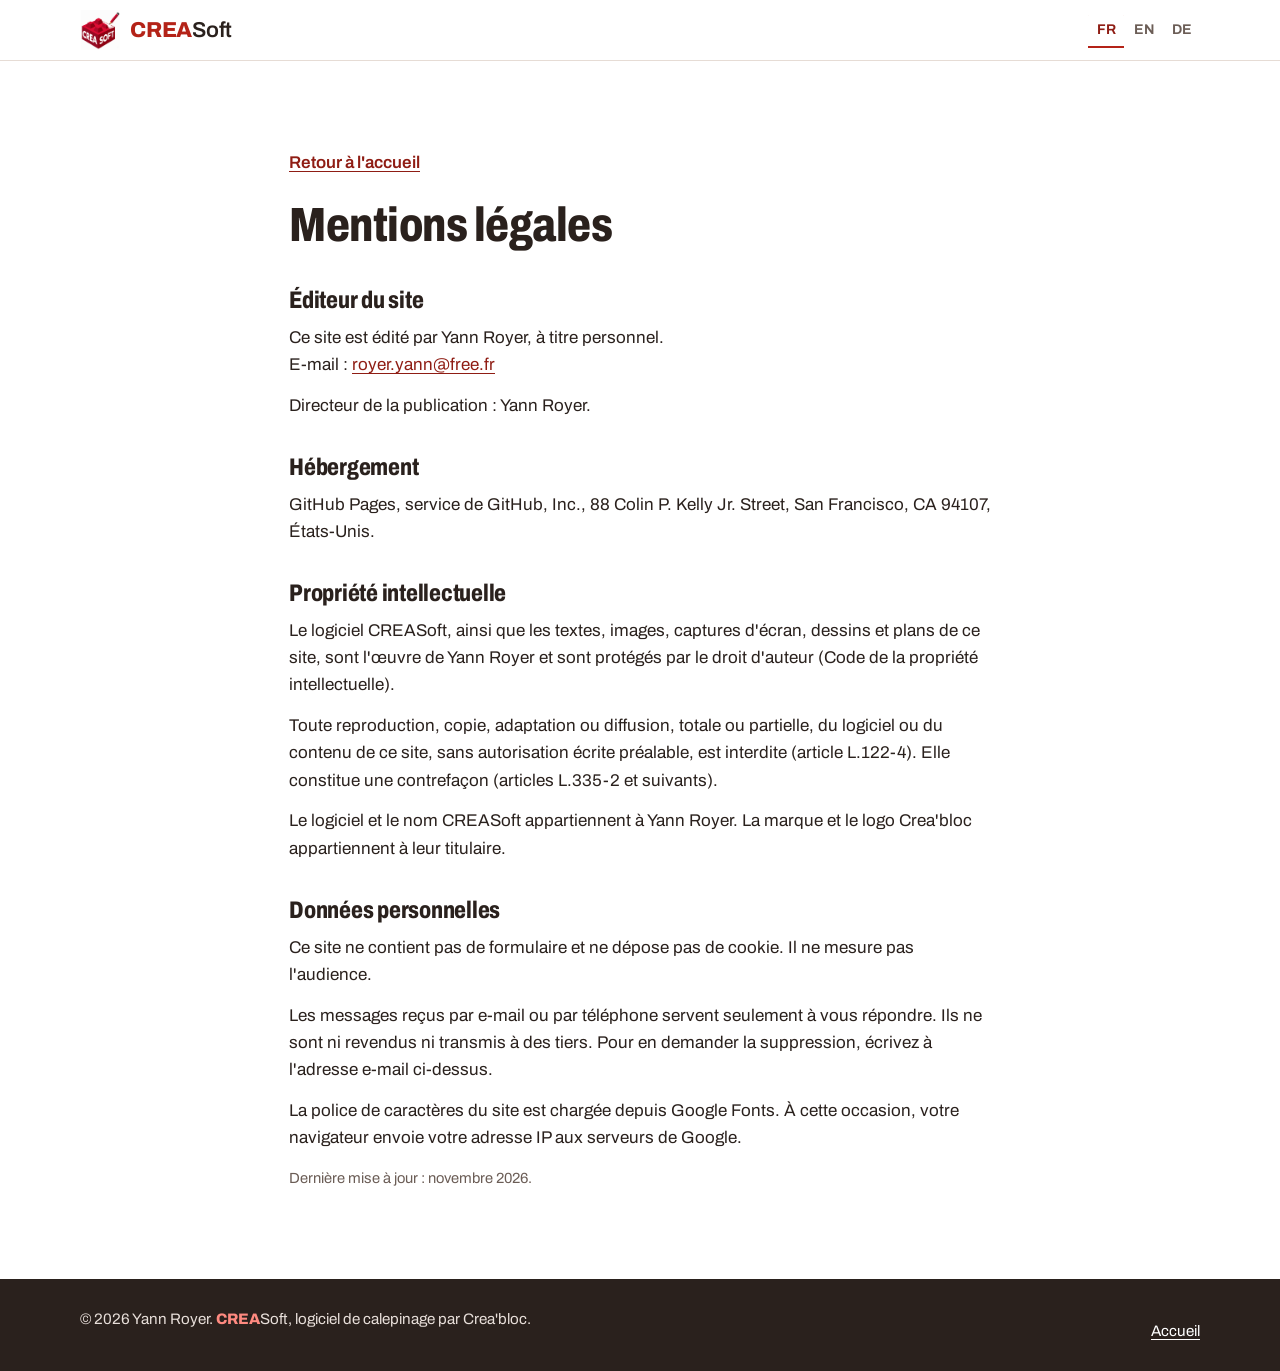
<file: mentions-legales.html>
<!doctype html>
<html lang="fr">
<head>
<meta charset="utf-8">
<meta name="viewport" content="width=device-width, initial-scale=1">
<title>Mentions légales, CREASoft</title>
<meta name="robots" content="noindex">
<link rel="icon" type="image/png" href="img/favicon.png">
<link rel="preconnect" href="https://fonts.googleapis.com">
<link rel="preconnect" href="https://fonts.gstatic.com" crossorigin>
<link href="https://fonts.googleapis.com/css2?family=Archivo:wdth,wght@62..125,400..800&display=swap" rel="stylesheet">
<link rel="stylesheet" href="style.css">
</head>
<body>

<header class="entete">
  <div class="entete-int">
    <a class="marque" href="index.html" aria-label="CREASoft, retour à l'accueil">
      <img src="img/logo-creasoft.png" alt="" width="40" height="40">
      <span><b>CREA</b>Soft</span>
    </a>
    <nav class="langues" aria-label="Langue du site">
      <a href="mentions-legales.html" lang="fr" hreflang="fr" aria-current="page" title="Français">FR</a>
      <a href="en/legal-notice.html" lang="en" hreflang="en" title="English">EN</a>
      <a href="de/impressum.html" lang="de" hreflang="de" title="Deutsch">DE</a>
    </nav>
  </div>
</header>

<main class="legal">
  <a class="retour" href="index.html">Retour à l'accueil</a>
  <h1>Mentions légales</h1>

  <h2>Éditeur du site</h2>
  <p>Ce site est édité par Yann Royer, à titre personnel.<br>
  E-mail : <a href="mailto:royer.yann@free.fr">royer.yann@free.fr</a></p>
  <p>Directeur de la publication : Yann Royer.</p>

  <h2>Hébergement</h2>
  <p>GitHub Pages, service de GitHub, Inc., 88 Colin P. Kelly Jr. Street, San Francisco, CA 94107, États-Unis.</p>

  <h2>Propriété intellectuelle</h2>
  <p>Le logiciel CREASoft, ainsi que les textes, images, captures d'écran, dessins et plans de ce site, sont l'œuvre de Yann Royer et sont protégés par le droit d'auteur (Code de la propriété intellectuelle).</p>
  <p>Toute reproduction, copie, adaptation ou diffusion, totale ou partielle, du logiciel ou du contenu de ce site, sans autorisation écrite préalable, est interdite (article L.122-4). Elle constitue une contrefaçon (articles L.335-2 et suivants).</p>
  <p>Le logiciel et le nom CREASoft appartiennent à Yann Royer. La marque et le logo Crea'bloc appartiennent à leur titulaire.</p>

  <h2>Données personnelles</h2>
  <p>Ce site ne contient pas de formulaire et ne dépose pas de cookie. Il ne mesure pas l'audience.</p>
  <p>Les messages reçus par e-mail ou par téléphone servent seulement à vous répondre. Ils ne sont ni revendus ni transmis à des tiers. Pour en demander la suppression, écrivez à l'adresse e-mail ci-dessus.</p>
  <p>La police de caractères du site est chargée depuis Google Fonts. À cette occasion, votre navigateur envoie votre adresse IP aux serveurs de Google.</p>

  <p class="note">Dernière mise à jour : novembre 2026.</p>
</main>

<footer class="pied">
  <div class="pied-int">
    <p>© 2026 Yann Royer. <b>CREA</b>Soft, logiciel de calepinage par Crea'bloc.</p>
    <p><a href="index.html">Accueil</a></p>
  </div>
</footer>

</body>
</html>
</file>
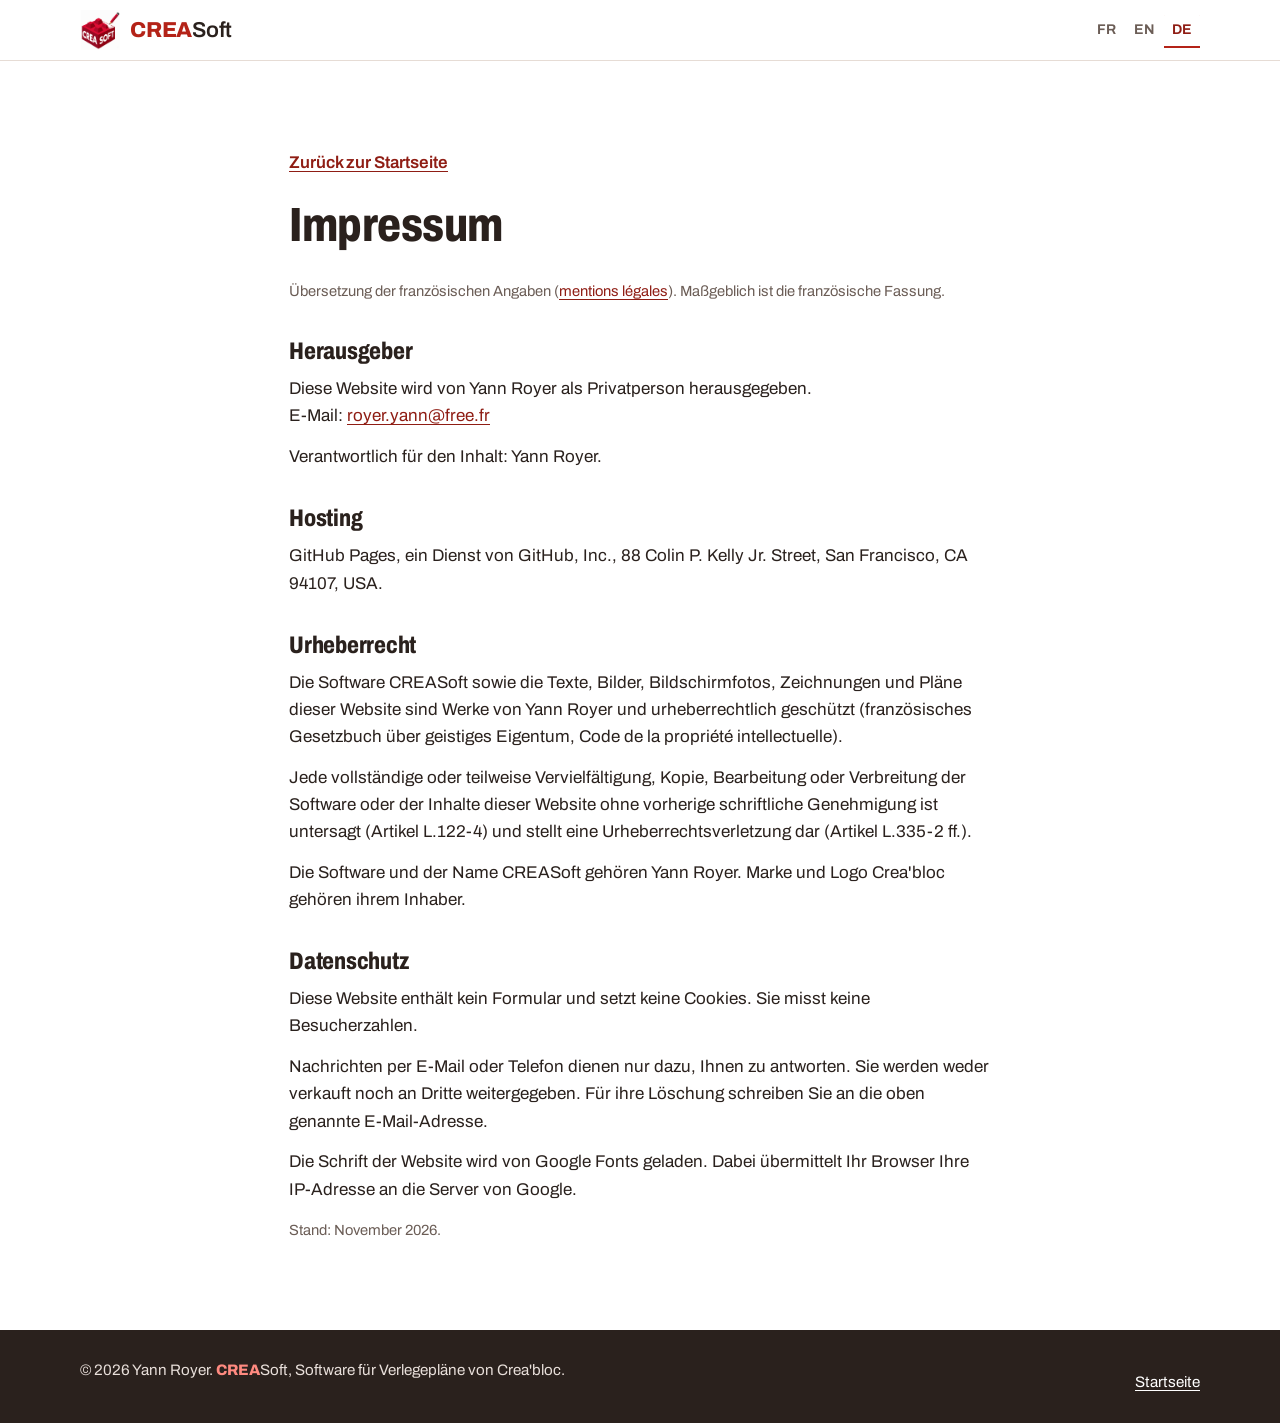
<file: de/impressum.html>
<!doctype html>
<html lang="de">
<head>
<meta charset="utf-8">
<meta name="viewport" content="width=device-width, initial-scale=1">
<title>Impressum, CREASoft</title>
<meta name="robots" content="noindex">
<link rel="icon" type="image/png" href="../img/favicon.png">
<link rel="preconnect" href="https://fonts.googleapis.com">
<link rel="preconnect" href="https://fonts.gstatic.com" crossorigin>
<link href="https://fonts.googleapis.com/css2?family=Archivo:wdth,wght@62..125,400..800&display=swap" rel="stylesheet">
<link rel="stylesheet" href="../style.css">
</head>
<body>

<header class="entete">
  <div class="entete-int">
    <a class="marque" href="index.html" aria-label="CREASoft, zur Startseite">
      <img src="../img/logo-creasoft.png" alt="" width="40" height="40">
      <span><b>CREA</b>Soft</span>
    </a>
    <nav class="langues" aria-label="Sprache der Website">
      <a href="../mentions-legales.html" lang="fr" hreflang="fr" title="Français">FR</a>
      <a href="../en/legal-notice.html" lang="en" hreflang="en" title="English">EN</a>
      <a href="impressum.html" lang="de" hreflang="de" aria-current="page" title="Deutsch">DE</a>
    </nav>
  </div>
</header>

<main class="legal">
  <a class="retour" href="index.html">Zurück zur Startseite</a>
  <h1>Impressum</h1>
  <p class="note">Übersetzung der französischen Angaben (<a href="../mentions-legales.html" lang="fr">mentions légales</a>). Maßgeblich ist die französische Fassung.</p>

  <h2>Herausgeber</h2>
  <p>Diese Website wird von Yann Royer als Privatperson herausgegeben.<br>
  E-Mail: <a href="mailto:royer.yann@free.fr">royer.yann@free.fr</a></p>
  <p>Verantwortlich für den Inhalt: Yann Royer.</p>

  <h2>Hosting</h2>
  <p>GitHub Pages, ein Dienst von GitHub, Inc., 88 Colin P. Kelly Jr. Street, San Francisco, CA 94107, USA.</p>

  <h2>Urheberrecht</h2>
  <p>Die Software CREASoft sowie die Texte, Bilder, Bildschirmfotos, Zeichnungen und Pläne dieser Website sind Werke von Yann Royer und urheberrechtlich geschützt (französisches Gesetzbuch über geistiges Eigentum, Code de la propriété intellectuelle).</p>
  <p>Jede vollständige oder teilweise Vervielfältigung, Kopie, Bearbeitung oder Verbreitung der Software oder der Inhalte dieser Website ohne vorherige schriftliche Genehmigung ist untersagt (Artikel L.122-4) und stellt eine Urheberrechtsverletzung dar (Artikel L.335-2 ff.).</p>
  <p>Die Software und der Name CREASoft gehören Yann Royer. Marke und Logo Crea'bloc gehören ihrem Inhaber.</p>

  <h2>Datenschutz</h2>
  <p>Diese Website enthält kein Formular und setzt keine Cookies. Sie misst keine Besucherzahlen.</p>
  <p>Nachrichten per E-Mail oder Telefon dienen nur dazu, Ihnen zu antworten. Sie werden weder verkauft noch an Dritte weitergegeben. Für ihre Löschung schreiben Sie an die oben genannte E-Mail-Adresse.</p>
  <p>Die Schrift der Website wird von Google Fonts geladen. Dabei übermittelt Ihr Browser Ihre IP-Adresse an die Server von Google.</p>

  <p class="note">Stand: November 2026.</p>
</main>

<footer class="pied">
  <div class="pied-int">
    <p>© 2026 Yann Royer. <b>CREA</b>Soft, Software für Verlegepläne von Crea'bloc.</p>
    <p><a href="index.html">Startseite</a></p>
  </div>
</footer>

</body>
</html>
</file>
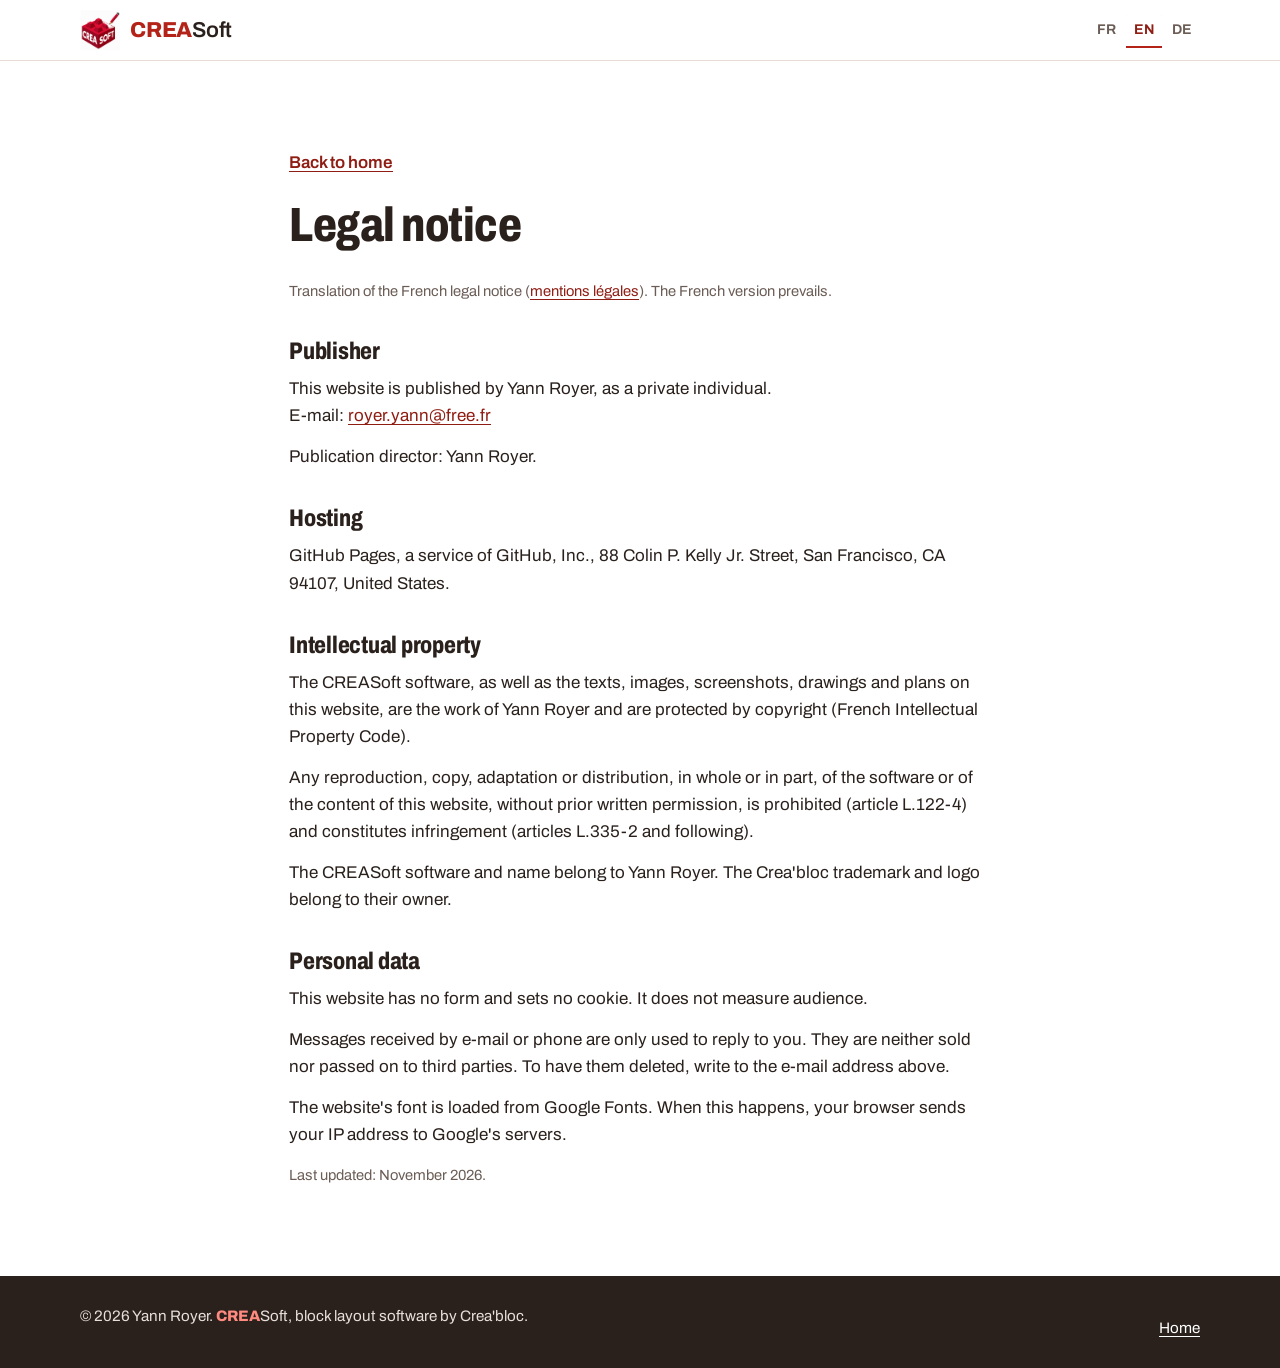
<file: en/legal-notice.html>
<!doctype html>
<html lang="en">
<head>
<meta charset="utf-8">
<meta name="viewport" content="width=device-width, initial-scale=1">
<title>Legal notice, CREASoft</title>
<meta name="robots" content="noindex">
<link rel="icon" type="image/png" href="../img/favicon.png">
<link rel="preconnect" href="https://fonts.googleapis.com">
<link rel="preconnect" href="https://fonts.gstatic.com" crossorigin>
<link href="https://fonts.googleapis.com/css2?family=Archivo:wdth,wght@62..125,400..800&display=swap" rel="stylesheet">
<link rel="stylesheet" href="../style.css">
</head>
<body>

<header class="entete">
  <div class="entete-int">
    <a class="marque" href="index.html" aria-label="CREASoft, back to home">
      <img src="../img/logo-creasoft.png" alt="" width="40" height="40">
      <span><b>CREA</b>Soft</span>
    </a>
    <nav class="langues" aria-label="Site language">
      <a href="../mentions-legales.html" lang="fr" hreflang="fr" title="Français">FR</a>
      <a href="legal-notice.html" lang="en" hreflang="en" aria-current="page" title="English">EN</a>
      <a href="../de/impressum.html" lang="de" hreflang="de" title="Deutsch">DE</a>
    </nav>
  </div>
</header>

<main class="legal">
  <a class="retour" href="index.html">Back to home</a>
  <h1>Legal notice</h1>
  <p class="note">Translation of the French legal notice (<a href="../mentions-legales.html" lang="fr">mentions légales</a>). The French version prevails.</p>

  <h2>Publisher</h2>
  <p>This website is published by Yann Royer, as a private individual.<br>
  E-mail: <a href="mailto:royer.yann@free.fr">royer.yann@free.fr</a></p>
  <p>Publication director: Yann Royer.</p>

  <h2>Hosting</h2>
  <p>GitHub Pages, a service of GitHub, Inc., 88 Colin P. Kelly Jr. Street, San Francisco, CA 94107, United States.</p>

  <h2>Intellectual property</h2>
  <p>The CREASoft software, as well as the texts, images, screenshots, drawings and plans on this website, are the work of Yann Royer and are protected by copyright (French Intellectual Property Code).</p>
  <p>Any reproduction, copy, adaptation or distribution, in whole or in part, of the software or of the content of this website, without prior written permission, is prohibited (article L.122-4) and constitutes infringement (articles L.335-2 and following).</p>
  <p>The CREASoft software and name belong to Yann Royer. The Crea'bloc trademark and logo belong to their owner.</p>

  <h2>Personal data</h2>
  <p>This website has no form and sets no cookie. It does not measure audience.</p>
  <p>Messages received by e-mail or phone are only used to reply to you. They are neither sold nor passed on to third parties. To have them deleted, write to the e-mail address above.</p>
  <p>The website's font is loaded from Google Fonts. When this happens, your browser sends your IP address to Google's servers.</p>

  <p class="note">Last updated: November 2026.</p>
</main>

<footer class="pied">
  <div class="pied-int">
    <p>© 2026 Yann Royer. <b>CREA</b>Soft, block layout software by Crea'bloc.</p>
    <p><a href="index.html">Home</a></p>
  </div>
</footer>

</body>
</html>
</file>
<file: style.css>
/* CREASoft, site vitrine.
   Couleurs reprises de Palette.hpp (logiciel) ; teintes des blocs reprises
   de Palette::blockCategory, comme dans le dossier PDF. */

:root {
  --brique: #b42318;        /* Palette::brand */
  --brique-survol: #c62828; /* Palette::brandHover */
  --brique-appui: #9b1c1c;  /* Palette::brandPress */
  --brique-texte: #8f1d14;  /* Palette::brandText */
  --brique-voile: #fbeceb;  /* Palette::brandTint */
  --encre: #2a211d;         /* Palette::ink */
  --encre-douce: #6b5d56;   /* Palette::inkSoft */
  --papier: #faf7f5;        /* Palette::pageBg */
  --surface: #f3ede9;       /* Palette::surface */
  --blanc: #ffffff;
  --trait: #d7cbc4;         /* Palette::border */
  --trait-doux: #e6dcd5;    /* Palette::borderSoft */
  --grille: #e9dfd8;        /* Palette::gridLine */
  --beton: #c8c2bc;         /* Palette::blocBody */
  --petrole: #1f5f6b;       /* Palette::petrol */
  --ambre: #d9a441;         /* Palette::amber */

  --bloc-180: #c62828;
  --bloc-90: #ef6c00;

  --police: "Archivo", "Segoe UI", system-ui, sans-serif;
  --large: 1200px;
  --gouttiere: clamp(16px, 4vw, 40px);
  --rayon: 10px;
  --ombre: 0 2px 8px rgba(0, 0, 0, .06); /* Palette::shadow */
}

*, *::before, *::after { box-sizing: border-box; }

html { scroll-behavior: smooth; scroll-padding-top: 80px; }
@media (prefers-reduced-motion: reduce) { html { scroll-behavior: auto; } }

body {
  margin: 0;
  background: var(--blanc);
  color: var(--encre);
  font-family: var(--police);
  font-size: 1.0625rem;
  line-height: 1.6;
  font-variation-settings: "wdth" 100;
  -webkit-font-smoothing: antialiased;
  overflow-x: clip;
  text-rendering: optimizeLegibility;
}

img { max-width: 100%; height: auto; display: block; }

h1, h2, h3 {
  font-stretch: 78%;
  font-variation-settings: "wdth" 78;
  line-height: 1.08;
  margin: 0;
  letter-spacing: -.01em;
}
h1 { font-size: clamp(2.25rem, 5.2vw, 3.9rem); font-weight: 800; }
h2 { font-size: clamp(1.85rem, 3.6vw, 2.75rem); font-weight: 780; }
h3 { font-size: 1.3rem; font-weight: 720; line-height: 1.2; }

p { margin: 0; }
p + p { margin-top: .8em; }

a { color: var(--brique-texte); text-underline-offset: 3px; }
a:hover { color: var(--brique-survol); }

:focus-visible {
  outline: 3px solid var(--petrole);
  outline-offset: 3px;
  border-radius: 4px;
}

.visuellement-cache {
  position: absolute; width: 1px; height: 1px; overflow: hidden;
  clip: rect(0 0 0 0); white-space: nowrap;
}

.sauter {
  position: absolute; left: 12px; top: -60px; z-index: 100;
  background: var(--encre); color: var(--blanc); padding: 10px 14px; border-radius: 6px;
}
.sauter:focus { top: 12px; color: var(--blanc); }

/* ---------- Boutons ---------- */
.bouton {
  display: inline-flex; align-items: center; justify-content: center;
  min-height: 48px; padding: 12px 22px;
  background: var(--brique); color: var(--blanc);
  font-weight: 650; font-size: 1rem; text-decoration: none;
  border: 2px solid var(--brique); border-radius: 8px;
  transition: background-color .15s, border-color .15s;
}
.bouton:hover { background: var(--brique-survol); border-color: var(--brique-survol); color: var(--blanc); }
.bouton:active { background: var(--brique-appui); border-color: var(--brique-appui); }
.bouton-petit { min-height: 40px; padding: 8px 16px; font-size: .95rem; }
.bouton-clair { background: var(--blanc); color: var(--brique-texte); border-color: var(--blanc); }
.bouton-clair:hover { background: var(--brique-voile); border-color: var(--brique-voile); color: var(--brique-appui); }

.lien-fort { font-weight: 650; color: var(--encre); text-decoration-color: var(--brique); text-decoration-thickness: 2px; }

/* ---------- En-tête ---------- */
.entete {
  position: sticky; top: 0; z-index: 50;
  background: rgba(255, 255, 255, .96);
  border-bottom: 1px solid var(--trait-doux);
}
.entete-int {
  max-width: var(--large); margin: 0 auto; padding: 10px var(--gouttiere);
  display: flex; align-items: center; justify-content: space-between; gap: 20px;
}
.marque {
  display: inline-flex; align-items: center; gap: 10px;
  color: var(--encre); text-decoration: none;
  font-size: 1.35rem; font-weight: 600; letter-spacing: -.01em;
}
.marque b, .pied b { color: var(--brique); font-weight: 800; }
.marque:hover { color: var(--encre); }

.menu { display: flex; align-items: center; gap: 4px; }
.menu a:not(.bouton) {
  color: var(--encre); text-decoration: none; font-weight: 550; font-size: .98rem; white-space: nowrap;
  padding: 8px 10px; border-radius: 6px;
}
.menu a:not(.bouton):hover { background: var(--surface); color: var(--brique-texte); }
.menu .bouton { margin-left: 8px; }

.menu-bouton {
  display: none;
  font: inherit; font-weight: 650; color: var(--encre);
  background: var(--blanc); border: 1px solid var(--trait); border-radius: 8px;
  min-height: 44px; padding: 8px 16px; cursor: pointer;
}

@media (max-width: 1240px) {
  .menu-bouton { display: inline-flex; align-items: center; }
  .menu {
    display: none;
    position: absolute; left: 0; right: 0; top: 100%;
    flex-direction: column; align-items: stretch; gap: 0;
    background: var(--blanc); border-bottom: 1px solid var(--trait);
    padding: 8px var(--gouttiere) 18px;
    box-shadow: 0 12px 24px rgba(42, 33, 29, .08);
  }
  .menu.ouvert { display: flex; }
  .menu a:not(.bouton) { padding: 12px 4px; border-bottom: 1px solid var(--trait-doux); border-radius: 0; }
  .menu .bouton { margin: 14px 0 0; }
}

/* ---------- Ouverture : papier quadrillé du plan ---------- */
.ouverture {
  max-width: var(--large); margin: 0 auto;
  padding: clamp(40px, 7vw, 88px) var(--gouttiere) clamp(32px, 5vw, 56px);
  display: grid; grid-template-columns: minmax(0, 5fr) minmax(0, 6fr); gap: clamp(28px, 4vw, 56px);
  align-items: center;
  position: relative;
}
.ouverture::before {
  content: ""; position: absolute; inset: 0 calc(50% - 50vw); z-index: -1;
  background-color: var(--papier);
  background-image:
    linear-gradient(var(--grille) 1px, transparent 1px),
    linear-gradient(90deg, var(--grille) 1px, transparent 1px);
  background-size: 24px 24px;
  background-position: -1px -1px;
}
.surtitre {
  font-weight: 650; color: var(--brique-texte); margin-bottom: 14px; font-size: 1rem;
}
.chapo { font-size: 1.2rem; line-height: 1.55; color: var(--encre); margin-top: 22px; max-width: 34em; }
.actions { display: flex; flex-wrap: wrap; align-items: center; gap: 14px 24px; margin-top: 30px; }
.systemes { margin-top: 22px; font-size: .95rem; color: var(--encre-douce); }

.ouverture-image { margin: 0; }
.ouverture-image img {
  background: var(--blanc);
  border: 1px solid var(--trait);
  border-radius: var(--rayon);
  box-shadow: 0 18px 40px -18px rgba(42, 33, 29, .35);
}
.ouverture-image figcaption { font-size: .88rem; color: var(--encre-douce); margin-top: 10px; }

/* ---------- Étapes : une chaîne de cotes ---------- */
.etapes { max-width: var(--large); margin: 0 auto; padding: clamp(36px, 5vw, 64px) var(--gouttiere) 0; }
.chaine {
  list-style: none; margin: 0; padding: 0;
  display: grid; grid-template-columns: repeat(4, minmax(0, 1fr));
  position: relative;
}
.chaine li { position: relative; padding: 52px 22px 0 0; }
/* Ligne de cote rouge, avec un trait de rappel à chaque étape */
.chaine li::before {
  content: ""; position: absolute; left: 0; right: 0; top: 17px; height: 2px; background: var(--brique);
}
.chaine li::after {
  content: ""; position: absolute; left: 0; top: 7px; width: 2px; height: 22px; background: var(--brique);
}
.chaine li:last-child::before { right: 22px; }
.chaine-cote {
  position: absolute; top: 3px; left: 18px;
  display: inline-flex; align-items: center; justify-content: center;
  min-width: 46px; height: 30px; padding: 0 12px;
  background: var(--blanc); color: var(--brique-texte);
  border: 2px solid var(--brique); border-radius: 999px;
  font-weight: 750; font-size: 1rem; font-variant-numeric: tabular-nums;
}
.chaine h3 { margin-bottom: 6px; }
.chaine p { color: var(--encre-douce); font-size: 1rem; max-width: 24em; }

@media (max-width: 760px) {
  .chaine { grid-template-columns: 1fr; }
  .chaine li { padding: 0 0 26px 62px; }
  .chaine li::before { left: 17px; right: auto; top: 0; bottom: 0; width: 2px; height: auto; }
  .chaine li:last-child::before { right: auto; bottom: 26px; }
  .chaine li::after { left: 7px; top: 0; width: 22px; height: 2px; }
  .chaine-cote { left: 0; top: 0; min-width: 36px; padding: 0 8px; }
  .chaine li:first-child::after { top: 0; }
}

/* ---------- Sections ---------- */
.bloc-section {
  max-width: var(--large); margin: 0 auto;
  padding: clamp(64px, 9vw, 120px) var(--gouttiere);
  position: relative;
}
.section-beton, .section-papier, .section-rouge { isolation: isolate; }
.section-beton::before, .section-papier::before, .section-rouge::before {
  content: ""; position: absolute; inset: 0 calc(50% - 50vw); z-index: -1;
}
.section-beton::before { background: var(--surface); }
.section-papier::before { background: var(--papier); border-top: 1px solid var(--trait-doux); border-bottom: 1px solid var(--trait-doux); }
.section-rouge::before { background: var(--brique); }

.section-tete {
  display: grid; grid-template-columns: minmax(0, 5fr) minmax(0, 6fr); gap: 20px 56px;
  align-items: end; margin-bottom: clamp(32px, 4vw, 52px);
}
.section-tete h2 { max-width: 15em; }
.section-tete p { color: var(--encre); max-width: 36em; }
@media (max-width: 860px) { .section-tete { grid-template-columns: 1fr; } }

.note { font-size: .92rem; color: var(--encre-douce); margin-top: 16px; }

.cadre { margin: 0; }
.cadre img { border: 1px solid var(--trait); border-radius: var(--rayon); background: var(--blanc); }
.cadre figcaption, .vue figcaption { font-size: .92rem; color: var(--encre-douce); margin-top: 10px; }
.vue figcaption b { color: var(--encre); }

/* ---------- Plan ---------- */
.plan-grille { display: grid; grid-template-columns: minmax(0, 7fr) minmax(0, 5fr); gap: clamp(28px, 4vw, 52px); align-items: start; }
@media (max-width: 920px) { .plan-grille { grid-template-columns: 1fr; } }

.contraintes h3 { margin-bottom: 14px; }
.liste-contraintes { list-style: none; margin: 0; padding: 0; }
.liste-contraintes li {
  display: grid; grid-template-columns: 40px 1fr; gap: 14px; align-items: center;
  padding: 9px 0; border-bottom: 1px solid var(--trait-doux);
}
.liste-contraintes li:first-child { border-top: 1px solid var(--trait-doux); }
.liste-contraintes img {
  width: 40px; height: 40px; padding: 6px;
  background: var(--blanc); border: 1px solid var(--trait); border-radius: 8px;
}
.liste-contraintes b { font-weight: 700; margin-right: 6px; }
.liste-contraintes span { color: var(--encre-douce); }

.atouts {
  display: grid; grid-template-columns: 1.2fr 1fr 1fr; gap: 0;
  margin-top: clamp(40px, 5vw, 64px);
  border-top: 2px solid var(--encre);
}
.atouts > div { padding: 22px 28px 0 0; }
.atouts > div + div { padding-left: 28px; border-left: 1px solid var(--trait); }
.atouts h3 { margin-bottom: 8px; }
.atouts p { color: var(--encre-douce); }
@media (max-width: 860px) {
  .atouts { grid-template-columns: 1fr; }
  .atouts > div + div { padding-left: 0; border-left: 0; border-top: 1px solid var(--trait); }
  .atouts > div { padding-bottom: 20px; }
}

/* ---------- Calepinage : élévation ---------- */
.elevation {
  background: var(--blanc); border: 1px solid var(--trait); border-radius: 14px;
  padding: clamp(16px, 3vw, 32px);
  box-shadow: var(--ombre);
}
.elevation-barre { display: flex; flex-wrap: wrap; gap: 8px; margin-bottom: 18px; }
.puce {
  font: inherit; font-weight: 650; font-size: .95rem;
  min-height: 40px; padding: 6px 16px; cursor: pointer;
  color: var(--encre); background: var(--blanc);
  border: 1px solid var(--trait); border-radius: 999px;
  transition: background-color .15s, border-color .15s, color .15s;
}
.puce:hover { border-color: var(--brique); color: var(--brique-texte); }
.puce[aria-pressed="true"] { background: var(--brique-voile); border-color: var(--brique); color: var(--brique-texte); }

.elevation-dessin { overflow-x: auto; }
.elevation-dessin svg { width: 100%; height: auto; display: block; font-family: var(--police); }
@media (max-width: 600px) {
  .elevation-dessin svg .bulle-texte { font-size: 22px; }
  .elevation-dessin svg .etiquette-rang { font-size: 18px; }
  .elevation-dessin svg .ergot-e { stroke-width: .6; }
}
.elevation-dessin .bloc { stroke: var(--encre); stroke-width: 1.5; transition: opacity .2s; }
.elevation-dessin .ergot-e { fill: var(--beton); stroke: var(--encre); stroke-width: 1; transition: opacity .2s; }
.elevation-dessin .estompe { opacity: .14; }
.elevation-dessin .cote { stroke: var(--brique); stroke-width: 1.5; fill: none; }
.elevation-dessin .fleche { fill: var(--brique); }
.elevation-dessin .bulle { fill: var(--blanc); stroke: var(--brique); stroke-width: 1.5; }
.elevation-dessin .bulle-texte { fill: var(--brique-texte); font-size: 14px; font-weight: 700; }
.elevation-dessin .etiquette-rang { fill: var(--encre-douce); font-size: 13px; font-weight: 600; }
.elevation-dessin .joint-repere { stroke: var(--petrole); stroke-width: 1.5; stroke-dasharray: 3 4; }
@media (prefers-reduced-motion: reduce) {
  .elevation-dessin .bloc, .elevation-dessin .ergot-e { transition: none; }
}

.elevation-legende {
  display: flex; flex-wrap: wrap; gap: 8px 28px; margin-top: 16px;
  font-size: .98rem; font-variant-numeric: tabular-nums;
}
.elevation-legende span { display: inline-flex; align-items: center; gap: 8px; }
.elevation-legende i { width: 14px; height: 14px; border-radius: 3px; border: 1px solid var(--encre); display: inline-block; }
.elevation-legende b { font-weight: 750; }

.rangs {
  display: grid; grid-template-columns: repeat(3, minmax(0, 1fr)); gap: clamp(12px, 2vw, 24px);
  margin-top: clamp(36px, 5vw, 56px);
}
.rangs figure { margin: 0; }
.rangs img { border: 1px solid var(--trait); border-radius: 4px; box-shadow: var(--ombre); background: var(--blanc); }
.rangs figcaption { font-weight: 700; margin-top: 8px; font-stretch: 78%; font-variation-settings: "wdth" 78; font-size: 1.1rem; }
.legende-rangs { margin-top: 14px; color: var(--encre-douce); font-size: .95rem; }
@media (max-width: 560px) { .rangs { grid-template-columns: repeat(3, minmax(0, 1fr)); gap: 8px; } .rangs figcaption { font-size: .95rem; } }

/* ---------- 3D ---------- */
.vues { display: grid; grid-template-columns: 1fr 1fr; gap: clamp(20px, 3vw, 36px); }
.vue { margin: 0; }
.vue img { border: 1px solid var(--trait); border-radius: var(--rayon); background: var(--blanc); aspect-ratio: 2 / 1; object-fit: cover; width: 100%; }
.vue-grande { grid-column: 1 / -1; }
.vue-grande img { aspect-ratio: auto; }
@media (max-width: 640px) { .vues { grid-template-columns: 1fr; } }

/* ---------- Dossier PDF : feuilles posées sur la table ---------- */
.dossier { display: grid; grid-template-columns: minmax(0, 5fr) minmax(0, 6fr); gap: clamp(32px, 5vw, 72px); align-items: center; }
.dossier-texte h2 { margin-bottom: 18px; max-width: 13em; }
.sommaire-pdf { margin: 28px 0 0; }
.sommaire-pdf > div { display: grid; grid-template-columns: 10.5em 1fr; gap: 4px 18px; padding: 14px 0; border-top: 1px solid var(--trait); }
.sommaire-pdf > div:last-child { border-bottom: 1px solid var(--trait); }
.sommaire-pdf dt { font-weight: 700; }
.sommaire-pdf dd { margin: 0; color: var(--encre-douce); }
@media (max-width: 520px) { .sommaire-pdf > div { grid-template-columns: 1fr; } }

.feuilles { position: relative; aspect-ratio: 1 / 1.02; }
.feuille {
  position: absolute; width: 58%;
  border: 1px solid var(--trait); background: var(--blanc);
  box-shadow: 0 14px 30px -12px rgba(42, 33, 29, .35);
  transition: transform .25s ease;
}
.f1 { left: 0; top: 4%; transform: rotate(-4deg); z-index: 3; }
.f2 { left: 22%; top: 0; transform: rotate(1.5deg); z-index: 2; }
.f3 { left: 42%; top: 7%; transform: rotate(5deg); z-index: 1; }
.feuilles:hover .f1 { transform: rotate(-6deg) translateX(-4%); }
.feuilles:hover .f3 { transform: rotate(7deg) translateX(4%); }
@media (prefers-reduced-motion: reduce) { .feuille { transition: none; } }
@media (max-width: 860px) {
  .dossier { grid-template-columns: 1fr; }
  .feuilles { max-width: 560px; width: 100%; margin: 0 auto; }
}

/* ---------- Catalogue ---------- */
.catalogue { display: grid; grid-template-columns: minmax(0, 4fr) minmax(0, 7fr); gap: clamp(28px, 5vw, 64px); align-items: start; }
.cadre-schema img { padding: 18px; }
.speciaux h3 { margin-bottom: 8px; }
.speciaux h3 + p { color: var(--encre-douce); }
.speciaux p + h3, .formes + h3 { margin-top: 36px; }
.formes { list-style: none; padding: 0; margin: 22px 0 0; display: grid; grid-template-columns: 1fr 1fr; gap: 14px; }
.formes li {
  display: grid; grid-template-columns: 96px 1fr; grid-template-rows: auto auto; column-gap: 14px; align-items: center;
  padding: 14px; background: var(--surface); border-radius: 8px;
}
.formes svg { grid-row: 1 / 3; width: 96px; height: 40px; }
.formes svg path { fill: var(--beton); stroke: var(--encre); stroke-width: 2; stroke-linejoin: round; }
.formes svg .ergot { fill: var(--encre); }
.formes b { font-weight: 700; align-self: end; }
.formes span { color: var(--encre-douce); font-size: .95rem; line-height: 1.4; align-self: start; }
.ecran { margin-top: clamp(40px, 5vw, 64px); }
@media (max-width: 920px) { .catalogue { grid-template-columns: 1fr; } .cadre-schema { max-width: 360px; } }
@media (max-width: 560px) { .formes { grid-template-columns: 1fr; } }

/* ---------- Fiche technique ---------- */
#fiche h2 { margin-bottom: 28px; }
.fiche { width: 100%; border-collapse: collapse; font-size: 1rem; background: var(--blanc); border: 1px solid var(--trait); }
.fiche th, .fiche td { text-align: left; vertical-align: top; padding: 14px 18px; border-bottom: 1px solid var(--trait-doux); }
.fiche th { width: 13em; font-weight: 700; background: var(--papier); border-right: 1px solid var(--trait-doux); }
.fiche tr:last-child th, .fiche tr:last-child td { border-bottom: 0; }
@media (max-width: 600px) {
  .fiche, .fiche tbody, .fiche tr, .fiche th, .fiche td { display: block; width: 100%; }
  .fiche th { border-right: 0; border-bottom: 0; padding-bottom: 2px; }
  .fiche td { padding-top: 4px; }
}

/* ---------- Questions ---------- */
#questions h2 { margin-bottom: 28px; }
.faq { max-width: 52em; border-top: 2px solid var(--encre); }
.faq details { border-bottom: 1px solid var(--trait); }
.faq summary {
  cursor: pointer; list-style: none;
  display: flex; justify-content: space-between; align-items: center; gap: 16px;
  padding: 18px 0; font-weight: 650; font-size: 1.1rem;
}
.faq summary::-webkit-details-marker { display: none; }
.faq summary::after {
  content: "+"; flex: none; width: 30px; height: 30px; display: grid; place-items: center;
  border: 1.5px solid var(--brique); border-radius: 50%; color: var(--brique-texte); font-weight: 700;
}
.faq details[open] summary::after { content: "−"; }
.faq summary:hover { color: var(--brique-texte); }
.faq details p { padding: 0 0 20px; max-width: 44em; color: var(--encre-douce); }

/* ---------- Contact ---------- */
.section-rouge { color: var(--blanc); }
.contact { display: grid; grid-template-columns: minmax(0, 6fr) minmax(0, 5fr); gap: clamp(28px, 5vw, 64px); align-items: start; }
.contact h2 { max-width: 13em; margin-bottom: 18px; }
.contact > div > p { font-size: 1.15rem; max-width: 30em; }
.contact-carte { background: var(--blanc); color: var(--encre); border-radius: 14px; padding: clamp(20px, 3vw, 32px); }
.contact-carte h3 { margin-bottom: 8px; }
.contact-carte h3:not(:first-child) { margin-top: 24px; }
.coordonnees { list-style: none; margin: 0; padding: 0; }
.coordonnees li { display: flex; flex-wrap: wrap; justify-content: space-between; gap: 4px 12px; padding: 8px 0; border-bottom: 1px solid var(--trait-doux); }
.coordonnees li > span:first-child { color: var(--encre-douce); }
.contact-carte .bouton { margin-top: 24px; width: 100%; background: var(--brique); color: var(--blanc); border-color: var(--brique); }
.contact-carte .bouton:hover { background: var(--brique-survol); border-color: var(--brique-survol); }
@media (max-width: 860px) { .contact { grid-template-columns: 1fr; } }

/* Emplacements à remplir : bien visibles tant qu'ils ne sont pas remplacés */
.a-completer {
  background: #fdf3df; color: #6b4a0c;
  outline: 1.5px dashed var(--ambre); outline-offset: 1px;
  border-radius: 3px; padding: 1px 6px; font-weight: 600;
}

/* ---------- Pied ---------- */
.pied { background: var(--encre); color: #e8dfda; }
.pied-int {
  max-width: var(--large); margin: 0 auto; padding: 28px var(--gouttiere);
  display: flex; flex-wrap: wrap; justify-content: space-between; gap: 12px 24px; font-size: .95rem;
}
.pied b { color: #ff8a80; }
.pied a { color: var(--blanc); }

/* ---------- Petits écrans ---------- */
@media (max-width: 860px) {
  .ouverture { grid-template-columns: 1fr; }
}

/* ---------- Contact : tarif et coordonnées ---------- */
.bientot { margin-top: 6px; color: var(--encre-douce); font-style: italic; }
.coordonnees a { color: var(--encre); font-weight: 600; text-decoration-color: var(--brique); overflow-wrap: anywhere; }
.coordonnees a:hover { color: var(--brique-texte); }

/* ---------- Qui suis-je ---------- */
.auteur {
  display: grid; grid-template-columns: minmax(0, 5fr) minmax(0, 6fr); gap: 20px 56px; align-items: start;
  border-top: 2px solid var(--encre); padding-top: 28px;
}
.auteur p { max-width: 36em; }
.auteur .lien-fort { display: inline-block; margin-top: 6px; }
#auteur { padding-top: 0; padding-bottom: clamp(48px, 6vw, 80px); }
@media (max-width: 860px) { .auteur { grid-template-columns: 1fr; } }

/* ---------- Mentions légales ---------- */
.legal { max-width: 46em; margin: 0 auto; padding: clamp(40px, 7vw, 88px) var(--gouttiere); }
.legal h1 { font-size: clamp(2rem, 4.4vw, 3rem); margin-bottom: 28px; }
.legal h2 { font-size: 1.5rem; margin: 36px 0 10px; }
.legal ul { padding-left: 1.2em; }
.legal a { overflow-wrap: anywhere; }
.retour { display: inline-block; margin-bottom: 24px; font-weight: 600; }

/* ---------- Choix de la langue ---------- */
.marque { margin-right: auto; }
.langues { display: flex; align-items: center; gap: 2px; margin-left: 8px; }
.langues a {
  display: inline-flex; align-items: center; justify-content: center;
  min-width: 36px; min-height: 36px; padding: 4px 6px; border-radius: 6px;
  font-size: .88rem; font-weight: 650; color: var(--encre-douce); text-decoration: none;
}
.langues a:hover { color: var(--brique-texte); background: var(--surface); }
.langues a[aria-current="page"] { color: var(--brique-texte); box-shadow: inset 0 -2px 0 var(--brique); border-radius: 6px 6px 0 0; }
@media (max-width: 1240px) { .langues { margin-left: 0; margin-right: 4px; } }
@media (max-width: 360px) { .langues a { min-width: 30px; padding: 4px 3px; } }
.menu-bouton { order: 3; }
/* Petits téléphones : le logo (qui porte déjà « CREA SOFT ») suffit, pour laisser la place aux langues et au menu */
@media (max-width: 440px) {
  .entete-int { gap: 10px; }
  .marque span { position: absolute; width: 1px; height: 1px; overflow: hidden; clip: rect(0 0 0 0); white-space: nowrap; }
  .marque img { width: 44px; height: 44px; }
}
.bouton-petit { white-space: nowrap; }
@media (min-width: 1241px) {
  .menu a:not(.bouton) { padding: 8px 7px; font-size: .95rem; }
  .menu .bouton { margin-left: 6px; }
}
</file>
